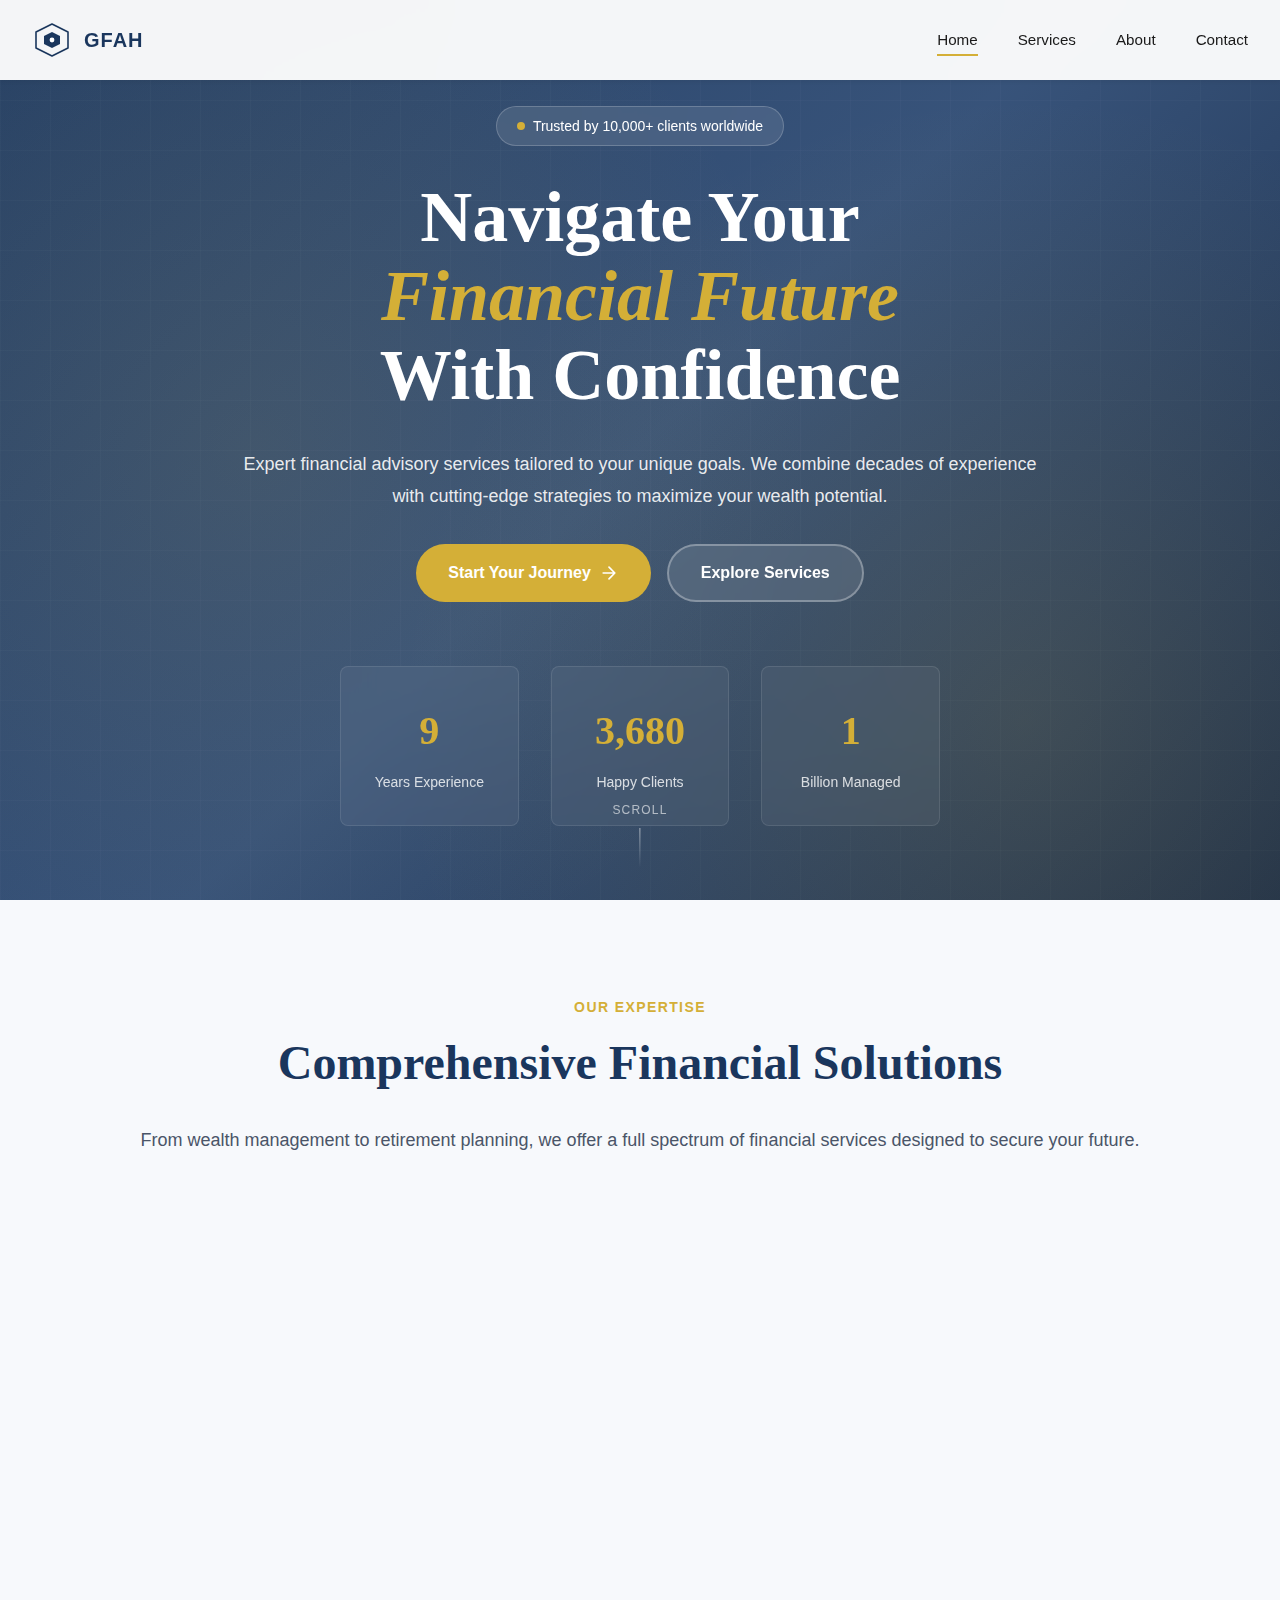
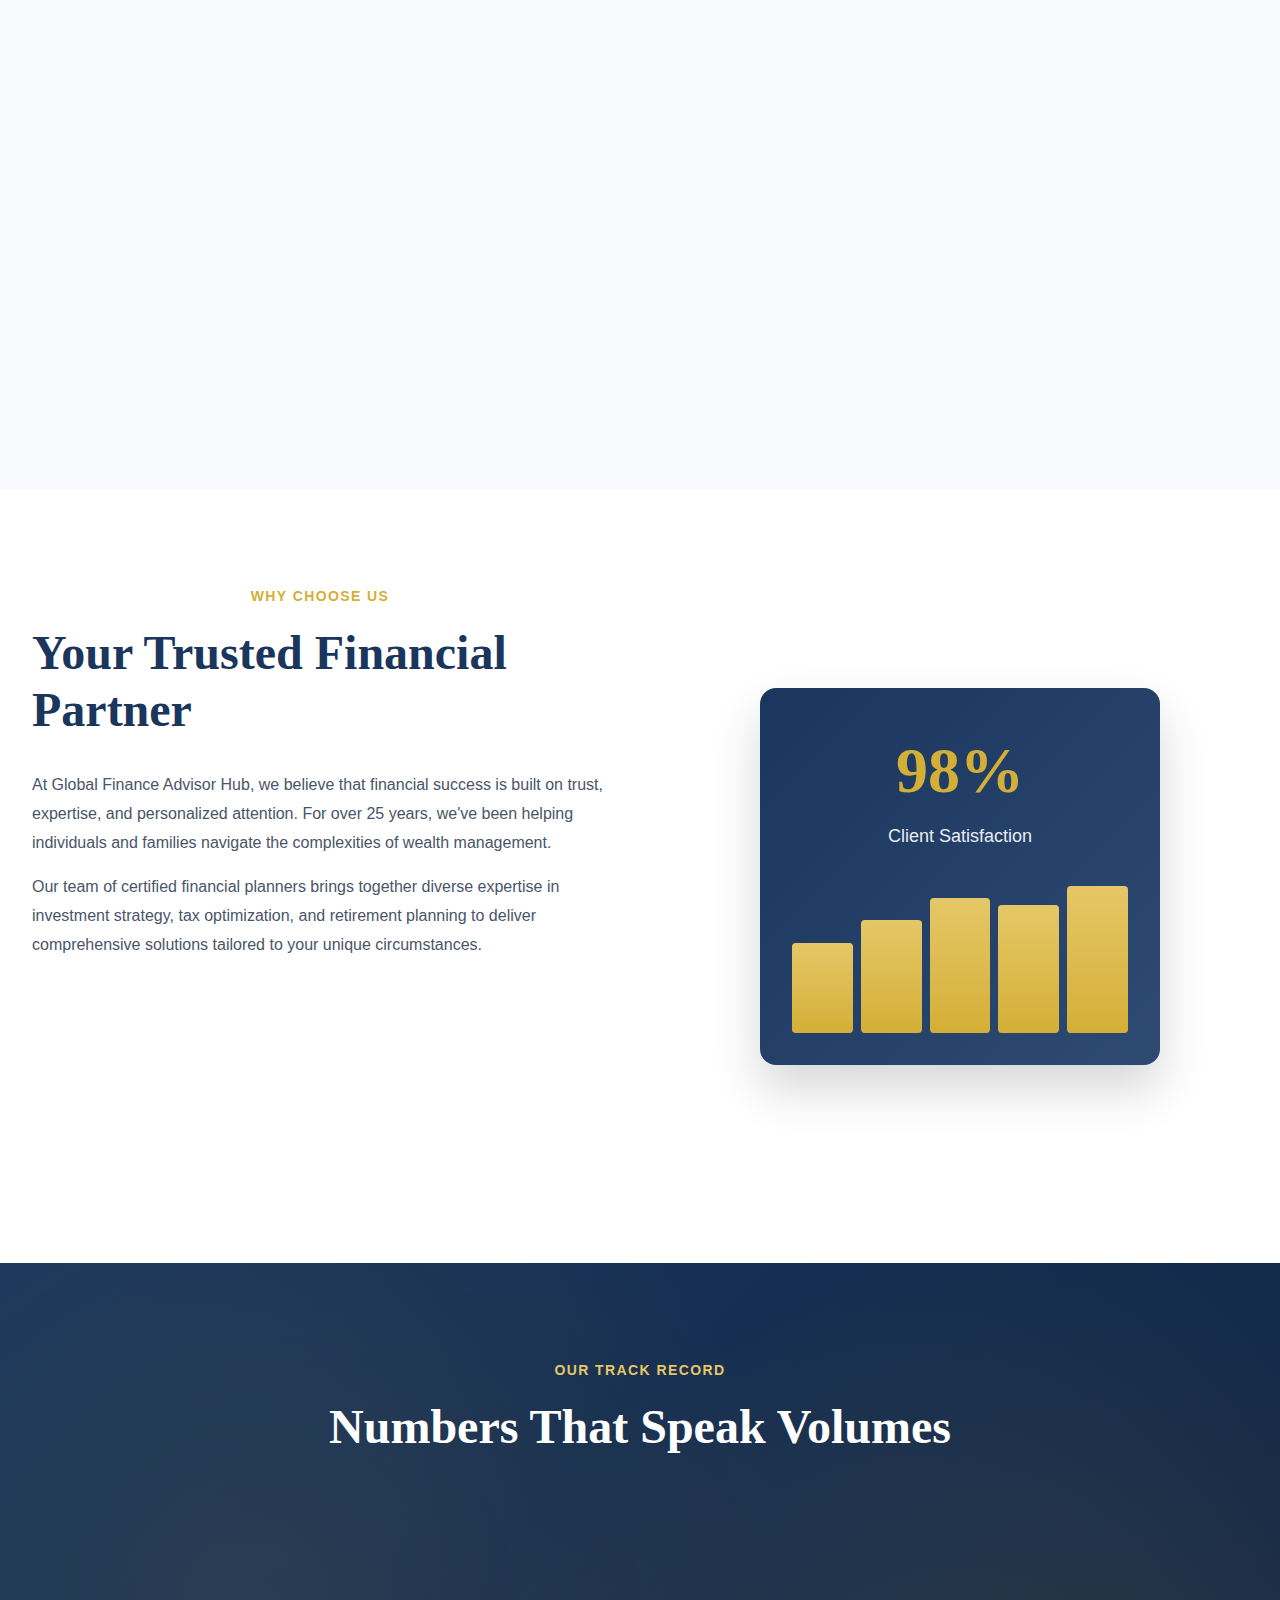
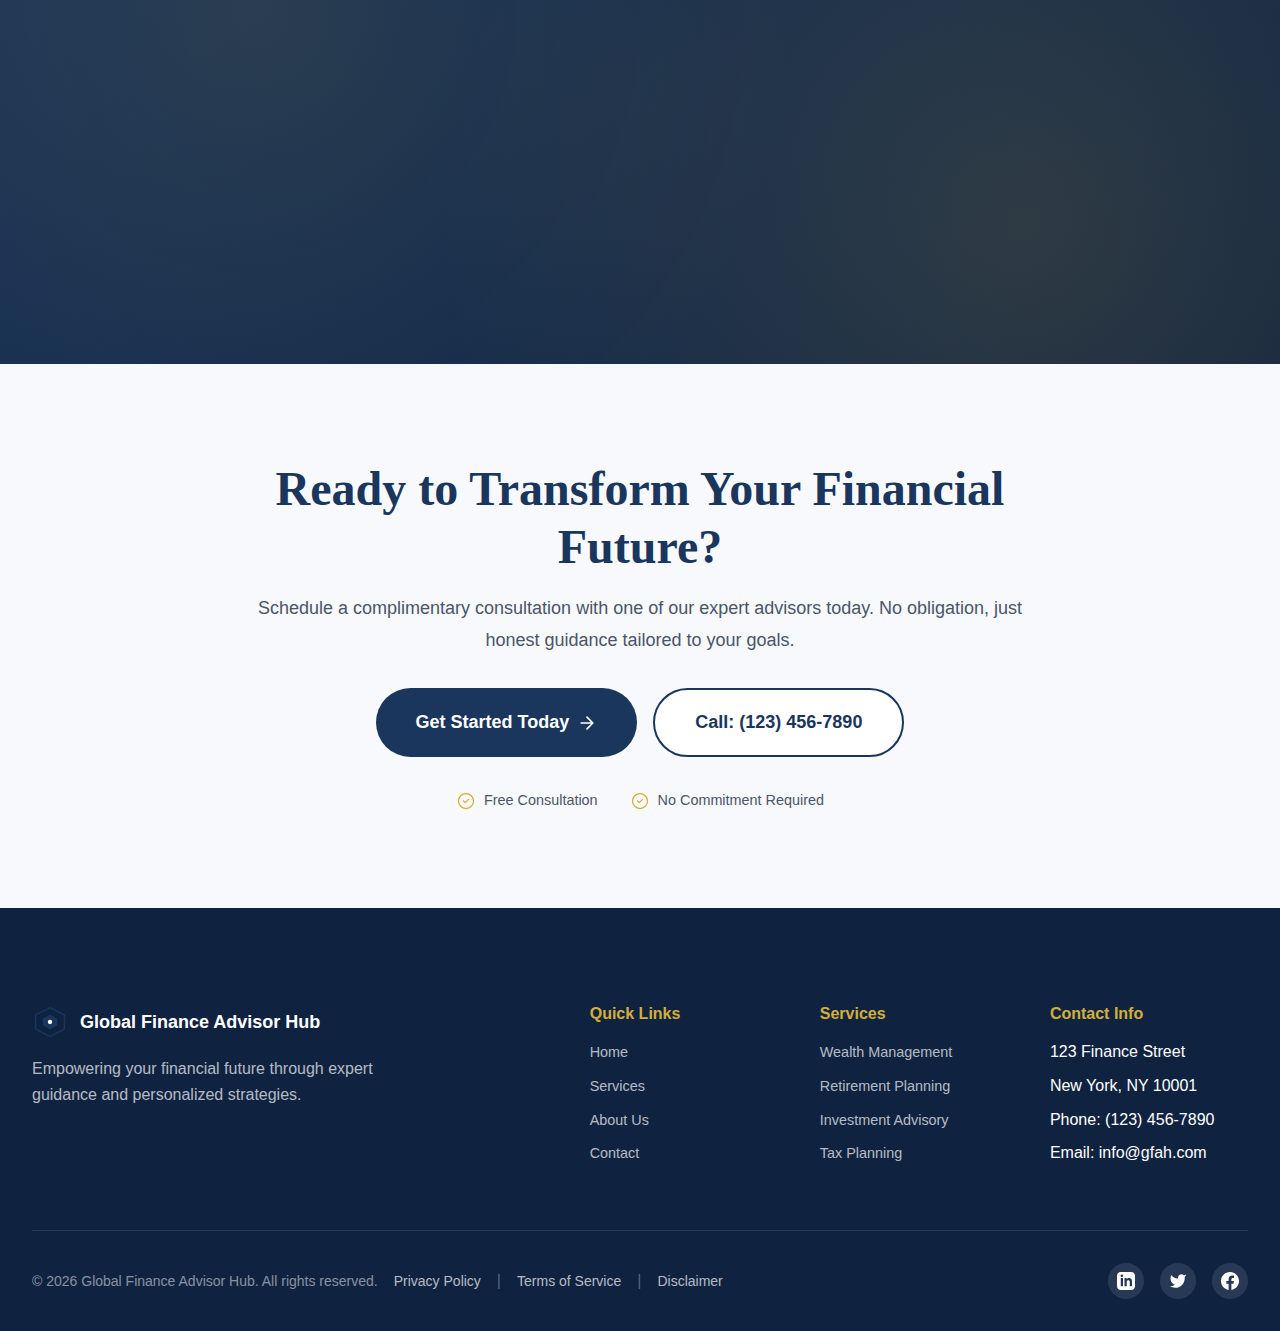
<file: index.html>
<!DOCTYPE html>
<html lang="en">
<head>
    <meta charset="UTF-8">
    <meta name="viewport" content="width=device-width, initial-scale=1.0">
    <meta name="description" content="Global Finance Advisor Hub - Expert financial advisory services for your wealth management needs">
    <title>Global Finance Advisor Hub | Expert Financial Advisory</title>
    <link rel="stylesheet" href="css/styles.css">
</head>
<body>
    <!-- Header -->
    <header class="header" id="header">
        <div class="container">
            <div class="header-content">
                <div class="logo">
                    <svg class="logo-icon" viewBox="0 0 50 50" fill="none" xmlns="http://www.w3.org/2000/svg">
                        <path d="M25 5L45 15V35L25 45L5 35V15L25 5Z" stroke="currentColor" stroke-width="2" stroke-linejoin="round"/>
                        <path d="M25 15L35 20V30L25 35L15 30V20L25 15Z" fill="currentColor"/>
                        <circle cx="25" cy="25" r="3" fill="white"/>
                    </svg>
                    <span class="logo-text">GFAH</span>
                </div>
                
                <nav class="nav" id="nav">
                    <ul class="nav-list">
                        <li><a href="index.html" class="nav-link active">Home</a></li>
                        <li><a href="services.html" class="nav-link">Services</a></li>
                        <li><a href="about.html" class="nav-link">About</a></li>
                        <li><a href="contact.html" class="nav-link">Contact</a></li>
                    </ul>
                </nav>
                
                <button class="menu-toggle" id="menuToggle" aria-label="Toggle menu">
                    <span></span>
                    <span></span>
                    <span></span>
                </button>
            </div>
        </div>
    </header>

    <!-- Hero Section -->
    <section class="hero" id="home">
        <div class="hero-background">
            <div class="hero-gradient"></div>
            <div class="hero-pattern"></div>
        </div>
        <div class="container">
            <div class="hero-content">
                <div class="hero-badge">
                    <span class="badge-dot"></span>
                    <span>Trusted by 10,000+ clients worldwide</span>
                </div>
                <h1 class="hero-title">
                    <span class="title-line">Navigate Your</span>
                    <span class="title-line title-accent">Financial Future</span>
                    <span class="title-line">With Confidence</span>
                </h1>
                <p class="hero-description">
                    Expert financial advisory services tailored to your unique goals. 
                    We combine decades of experience with cutting-edge strategies to 
                    maximize your wealth potential.
                </p>
                <div class="hero-cta">
                    <a href="pages/contact.html" class="btn btn-primary">
                        Start Your Journey
                        <svg class="btn-icon" viewBox="0 0 24 24" fill="none" stroke="currentColor">
                            <path d="M5 12h14M12 5l7 7-7 7" stroke-width="2" stroke-linecap="round" stroke-linejoin="round"/>
                        </svg>
                    </a>
                    <a href="#services" class="btn btn-secondary">
                        Explore Services
                    </a>
                </div>
            </div>
            <div class="hero-stats">
                <div class="stat-item">
                    <div class="stat-number" data-target="25">0</div>
                    <div class="stat-label">Years Experience</div>
                </div>
                <div class="stat-item">
                    <div class="stat-number" data-target="10000">0</div>
                    <div class="stat-label">Happy Clients</div>
                </div>
                <div class="stat-item">
                    <div class="stat-number" data-target="5">0</div>
                    <div class="stat-label">Billion Managed</div>
                </div>
            </div>
        </div>
        <div class="scroll-indicator">
            <span>Scroll</span>
            <div class="scroll-line"></div>
        </div>
    </section>

    <!-- Services Section -->
    <section class="services" id="services-home">
        <div class="container">
            <div class="section-header">
                <div class="section-label">Our Expertise</div>
                <h2 class="section-title">Comprehensive Financial Solutions</h2>
                <p class="section-description">
                    From wealth management to retirement planning, we offer a full spectrum 
                    of financial services designed to secure your future.
                </p>
            </div>
            
            <div class="services-grid">
                <div class="service-card">
                    <div class="service-icon">
                        <svg viewBox="0 0 24 24" fill="none" stroke="currentColor">
                            <path d="M12 2L2 7l10 5 10-5-10-5z" stroke-width="1.5" stroke-linecap="round" stroke-linejoin="round"/>
                            <path d="M2 17l10 5 10-5M2 12l10 5 10-5" stroke-width="1.5" stroke-linecap="round" stroke-linejoin="round"/>
                        </svg>
                    </div>
                    <h3 class="service-title">Wealth Management</h3>
                    <p class="service-description">
                        Strategic portfolio management and asset allocation tailored to your risk profile and financial objectives.
                    </p>
                    <ul class="service-features">
                        <li>Portfolio Diversification</li>
                        <li>Asset Allocation</li>
                        <li>Risk Assessment</li>
                    </ul>
                </div>

                <div class="service-card featured">
                    <div class="service-badge">Most Popular</div>
                    <div class="service-icon">
                        <svg viewBox="0 0 24 24" fill="none" stroke="currentColor">
                            <path d="M21 12a9 9 0 11-18 0 9 9 0 0118 0z" stroke-width="1.5"/>
                            <path d="M9 12l2 2 4-4" stroke-width="1.5" stroke-linecap="round" stroke-linejoin="round"/>
                        </svg>
                    </div>
                    <h3 class="service-title">Retirement Planning</h3>
                    <p class="service-description">
                        Secure your golden years with comprehensive retirement strategies that ensure financial independence.
                    </p>
                    <ul class="service-features">
                        <li>401(k) Optimization</li>
                        <li>IRA Planning</li>
                        <li>Pension Strategies</li>
                    </ul>
                </div>

                <div class="service-card">
                    <div class="service-icon">
                        <svg viewBox="0 0 24 24" fill="none" stroke="currentColor">
                            <path d="M19 21V5a2 2 0 00-2-2H7a2 2 0 00-2 2v16" stroke-width="1.5" stroke-linecap="round" stroke-linejoin="round"/>
                            <path d="M3 21h18M9 7h6M9 11h6M9 15h6" stroke-width="1.5" stroke-linecap="round"/>
                        </svg>
                    </div>
                    <h3 class="service-title">Investment Advisory</h3>
                    <p class="service-description">
                        Expert guidance on stocks, bonds, mutual funds, and alternative investments to maximize returns.
                    </p>
                    <ul class="service-features">
                        <li>Market Analysis</li>
                        <li>Investment Research</li>
                        <li>Performance Tracking</li>
                    </ul>
                </div>

                <div class="service-card">
                    <div class="service-icon">
                        <svg viewBox="0 0 24 24" fill="none" stroke="currentColor">
                            <path d="M9 11l3 3L22 4" stroke-width="1.5" stroke-linecap="round" stroke-linejoin="round"/>
                            <path d="M21 12v7a2 2 0 01-2 2H5a2 2 0 01-2-2V5a2 2 0 012-2h11" stroke-width="1.5" stroke-linecap="round" stroke-linejoin="round"/>
                        </svg>
                    </div>
                    <h3 class="service-title">Tax Planning</h3>
                    <p class="service-description">
                        Minimize tax liability through strategic planning and optimization of your financial structure.
                    </p>
                    <ul class="service-features">
                        <li>Tax Efficiency</li>
                        <li>Deduction Strategies</li>
                        <li>Compliance Support</li>
                    </ul>
                </div>

                <div class="service-card">
                    <div class="service-icon">
                        <svg viewBox="0 0 24 24" fill="none" stroke="currentColor">
                            <path d="M12 22s8-4 8-10V5l-8-3-8 3v7c0 6 8 10 8 10z" stroke-width="1.5" stroke-linecap="round" stroke-linejoin="round"/>
                        </svg>
                    </div>
                    <h3 class="service-title">Risk Management</h3>
                    <p class="service-description">
                        Protect your wealth with comprehensive insurance and risk mitigation strategies.
                    </p>
                    <ul class="service-features">
                        <li>Insurance Planning</li>
                        <li>Estate Protection</li>
                        <li>Legacy Planning</li>
                    </ul>
                </div>

                <div class="service-card">
                    <div class="service-icon">
                        <svg viewBox="0 0 24 24" fill="none" stroke="currentColor">
                            <path d="M16 21v-2a4 4 0 00-4-4H5a4 4 0 00-4 4v2" stroke-width="1.5" stroke-linecap="round" stroke-linejoin="round"/>
                            <circle cx="8.5" cy="7" r="4" stroke-width="1.5"/>
                            <path d="M20 8v6M23 11h-6" stroke-width="1.5" stroke-linecap="round"/>
                        </svg>
                    </div>
                    <h3 class="service-title">Estate Planning</h3>
                    <p class="service-description">
                        Ensure your legacy is preserved and transferred according to your wishes with expert estate planning.
                    </p>
                    <ul class="service-features">
                        <li>Will Creation</li>
                        <li>Trust Management</li>
                        <li>Succession Planning</li>
                    </ul>
                </div>
            </div>
        </div>
    </section>

    <!-- About / Why Choose Us Section -->
    <section class="about" id="about">
        <div class="container">
            <div class="about-grid">
                <div class="about-content">
                    <div class="section-label">Why Choose Us</div>
                    <h2 class="section-title">Your Trusted Financial Partner</h2>
                    <p class="about-text">
                        At Global Finance Advisor Hub, we believe that financial success is built on 
                        trust, expertise, and personalized attention. For over 25 years, we've been 
                        helping individuals and families navigate the complexities of wealth management.
                    </p>
                    <p class="about-text">
                        Our team of certified financial planners brings together diverse expertise 
                        in investment strategy, tax optimization, and retirement planning to deliver 
                        comprehensive solutions tailored to your unique circumstances.
                    </p>
                    
                    <div class="about-features">
                        <div class="about-feature">
                            <div class="feature-icon">
                                <svg viewBox="0 0 24 24" fill="none" stroke="currentColor">
                                    <path d="M9 12l2 2 4-4m6 2a9 9 0 11-18 0 9 9 0 0118 0z" stroke-width="1.5" stroke-linecap="round" stroke-linejoin="round"/>
                                </svg>
                            </div>
                            <div class="feature-content">
                                <h4>Certified Experts</h4>
                                <p>All advisors hold CFP® and CFA® certifications</p>
                            </div>
                        </div>
                        
                        <div class="about-feature">
                            <div class="feature-icon">
                                <svg viewBox="0 0 24 24" fill="none" stroke="currentColor">
                                    <path d="M12 22s8-4 8-10V5l-8-3-8 3v7c0 6 8 10 8 10z" stroke-width="1.5" stroke-linecap="round" stroke-linejoin="round"/>
                                </svg>
                            </div>
                            <div class="feature-content">
                                <h4>Fiduciary Standard</h4>
                                <p>We're legally bound to act in your best interest</p>
                            </div>
                        </div>
                        
                        <div class="about-feature">
                            <div class="feature-icon">
                                <svg viewBox="0 0 24 24" fill="none" stroke="currentColor">
                                    <path d="M13 10V3L4 14h7v7l9-11h-7z" stroke-width="1.5" stroke-linecap="round" stroke-linejoin="round"/>
                                </svg>
                            </div>
                            <div class="feature-content">
                                <h4>Proven Results</h4>
                                <p>Average portfolio growth of 12% annually</p>
                            </div>
                        </div>
                        
                        <div class="about-feature">
                            <div class="feature-icon">
                                <svg viewBox="0 0 24 24" fill="none" stroke="currentColor">
                                    <path d="M21 15a2 2 0 01-2 2H7l-4 4V5a2 2 0 012-2h14a2 2 0 012 2z" stroke-width="1.5" stroke-linecap="round" stroke-linejoin="round"/>
                                </svg>
                            </div>
                            <div class="feature-content">
                                <h4>24/7 Support</h4>
                                <p>Dedicated advisors available whenever you need</p>
                            </div>
                        </div>
                    </div>
                </div>
                
                <div class="about-visual">
                    <div class="visual-card">
                        <div class="visual-content">
                            <div class="visual-stat">
                                <div class="visual-number">98%</div>
                                <div class="visual-label">Client Satisfaction</div>
                            </div>
                            <div class="visual-graph">
                                <div class="graph-bar" style="--height: 60%"></div>
                                <div class="graph-bar" style="--height: 75%"></div>
                                <div class="graph-bar" style="--height: 90%"></div>
                                <div class="graph-bar" style="--height: 85%"></div>
                                <div class="graph-bar" style="--height: 98%"></div>
                            </div>
                        </div>
                    </div>
                </div>
            </div>
        </div>
    </section>

    <!-- Trust / Stats Section -->
    <section class="trust">
        <div class="container">
            <div class="trust-content">
                <div class="section-label light">Our Track Record</div>
                <h2 class="section-title light">Numbers That Speak Volumes</h2>
                
                <div class="trust-stats">
                    <div class="trust-stat">
                        <div class="trust-icon">
                            <svg viewBox="0 0 24 24" fill="none" stroke="currentColor">
                                <path d="M17 21v-2a4 4 0 00-4-4H5a4 4 0 00-4 4v2" stroke-width="1.5"/>
                                <circle cx="9" cy="7" r="4" stroke-width="1.5"/>
                                <path d="M23 21v-2a4 4 0 00-3-3.87M16 3.13a4 4 0 010 7.75" stroke-width="1.5"/>
                            </svg>
                        </div>
                        <div class="trust-number" data-target="10000">0</div>
                        <div class="trust-label">Active Clients</div>
                        <div class="trust-description">Families trusting us with their financial future</div>
                    </div>
                    
                    <div class="trust-stat">
                        <div class="trust-icon">
                            <svg viewBox="0 0 24 24" fill="none" stroke="currentColor">
                                <path d="M12 2v20M17 5H9.5a3.5 3.5 0 000 7h5a3.5 3.5 0 010 7H6" stroke-width="1.5" stroke-linecap="round"/>
                            </svg>
                        </div>
                        <div class="trust-number"><span data-target="5">0</span>B+</div>
                        <div class="trust-label">Assets Under Management</div>
                        <div class="trust-description">In client portfolios and investments</div>
                    </div>
                    
                    <div class="trust-stat">
                        <div class="trust-icon">
                            <svg viewBox="0 0 24 24" fill="none" stroke="currentColor">
                                <polyline points="22 12 18 12 15 21 9 3 6 12 2 12" stroke-width="1.5" stroke-linecap="round" stroke-linejoin="round"/>
                            </svg>
                        </div>
                        <div class="trust-number"><span data-target="12">0</span>%</div>
                        <div class="trust-label">Average Annual Return</div>
                        <div class="trust-description">Consistently outperforming market benchmarks</div>
                    </div>
                    
                    <div class="trust-stat">
                        <div class="trust-icon">
                            <svg viewBox="0 0 24 24" fill="none" stroke="currentColor">
                                <path d="M20 21v-2a4 4 0 00-4-4H8a4 4 0 00-4 4v2" stroke-width="1.5"/>
                                <circle cx="12" cy="7" r="4" stroke-width="1.5"/>
                            </svg>
                        </div>
                        <div class="trust-number" data-target="95">0</div>
                        <div class="trust-label">Client Retention Rate</div>
                        <div class="trust-description">Long-term relationships built on trust</div>
                    </div>
                </div>
            </div>
        </div>
    </section>

    <!-- CTA Section -->
    <section class="cta-section">
        <div class="container">
            <div class="cta-content">
                <h2 class="cta-title">Ready to Transform Your Financial Future?</h2>
                <p class="cta-description">
                    Schedule a complimentary consultation with one of our expert advisors today. 
                    No obligation, just honest guidance tailored to your goals.
                </p>
                <div class="cta-buttons">
                    <a href="pages/contact.html" class="btn btn-primary btn-large">
                        Get Started Today
                        <svg class="btn-icon" viewBox="0 0 24 24" fill="none" stroke="currentColor">
                            <path d="M5 12h14M12 5l7 7-7 7" stroke-width="2" stroke-linecap="round" stroke-linejoin="round"/>
                        </svg>
                    </a>
                    <a href="tel:+1234567890" class="btn btn-secondary btn-large">
                        Call: (123) 456-7890
                    </a>
                </div>
                <div class="cta-trust">
                    <div class="trust-badge">
                        <svg viewBox="0 0 24 24" fill="none" stroke="currentColor">
                            <path d="M9 12l2 2 4-4m6 2a9 9 0 11-18 0 9 9 0 0118 0z" stroke-width="1.5" stroke-linecap="round" stroke-linejoin="round"/>
                        </svg>
                        <span>Free Consultation</span>
                    </div>
                    <div class="trust-badge">
                        <svg viewBox="0 0 24 24" fill="none" stroke="currentColor">
                            <path d="M9 12l2 2 4-4m6 2a9 9 0 11-18 0 9 9 0 0118 0z" stroke-width="1.5" stroke-linecap="round" stroke-linejoin="round"/>
                        </svg>
                        <span>No Commitment Required</span>
                    </div>
                </div>
            </div>
        </div>
    </section>

    <!-- Footer -->
    <footer class="footer">
        <div class="container">
            <div class="footer-content">
                <div class="footer-brand">
                    <div class="footer-logo">
                        <svg class="logo-icon" viewBox="0 0 50 50" fill="none" xmlns="http://www.w3.org/2000/svg">
                            <path d="M25 5L45 15V35L25 45L5 35V15L25 5Z" stroke="currentColor" stroke-width="2" stroke-linejoin="round"/>
                            <path d="M25 15L35 20V30L25 35L15 30V20L25 15Z" fill="currentColor"/>
                            <circle cx="25" cy="25" r="3" fill="white"/>
                        </svg>
                        <span>Global Finance Advisor Hub</span>
                    </div>
                    <p class="footer-tagline">
                        Empowering your financial future through expert guidance and personalized strategies.
                    </p>
                </div>
                
                <div class="footer-links">
                    <div class="footer-column">
                        <h4>Quick Links</h4>
                        <ul>
                            <li><a href="#home">Home</a></li>
                            <li><a href="#services">Services</a></li>
                            <li><a href="#about">About Us</a></li>
                            <li><a href="pages/contact.html">Contact</a></li>
                        </ul>
                    </div>
                    
                    <div class="footer-column">
                        <h4>Services</h4>
                        <ul>
                            <li><a href="#services">Wealth Management</a></li>
                            <li><a href="#services">Retirement Planning</a></li>
                            <li><a href="#services">Investment Advisory</a></li>
                            <li><a href="#services">Tax Planning</a></li>
                        </ul>
                    </div>
                    
                    <div class="footer-column">
                        <h4>Contact Info</h4>
                        <ul>
                            <li>123 Finance Street</li>
                            <li>New York, NY 10001</li>
                            <li>Phone: (123) 456-7890</li>
                            <li>Email: info@gfah.com</li>
                        </ul>
                    </div>
                </div>
            </div>
            
            <div class="footer-bottom">
                <div class="footer-legal">
                    <p>&copy; 2026 Global Finance Advisor Hub. All rights reserved.</p>
                    <div class="footer-legal-links">
                        <a href="#">Privacy Policy</a>
                        <span>|</span>
                        <a href="#">Terms of Service</a>
                        <span>|</span>
                        <a href="#">Disclaimer</a>
                    </div>
                </div>
                <div class="footer-social">
                    <a href="#" aria-label="LinkedIn">
                        <svg viewBox="0 0 24 24" fill="currentColor">
                            <path d="M19 0h-14c-2.761 0-5 2.239-5 5v14c0 2.761 2.239 5 5 5h14c2.762 0 5-2.239 5-5v-14c0-2.761-2.238-5-5-5zm-11 19h-3v-11h3v11zm-1.5-12.268c-.966 0-1.75-.79-1.75-1.764s.784-1.764 1.75-1.764 1.75.79 1.75 1.764-.783 1.764-1.75 1.764zm13.5 12.268h-3v-5.604c0-3.368-4-3.113-4 0v5.604h-3v-11h3v1.765c1.396-2.586 7-2.777 7 2.476v6.759z"/>
                        </svg>
                    </a>
                    <a href="#" aria-label="Twitter">
                        <svg viewBox="0 0 24 24" fill="currentColor">
                            <path d="M23 3a10.9 10.9 0 01-3.14 1.53 4.48 4.48 0 00-7.86 3v1A10.66 10.66 0 013 4s-4 9 5 13a11.64 11.64 0 01-7 2c9 5 20 0 20-11.5a4.5 4.5 0 00-.08-.83A7.72 7.72 0 0023 3z"/>
                        </svg>
                    </a>
                    <a href="#" aria-label="Facebook">
                        <svg viewBox="0 0 24 24" fill="currentColor">
                            <path d="M24 12.073c0-6.627-5.373-12-12-12s-12 5.373-12 12c0 5.99 4.388 10.954 10.125 11.854v-8.385H7.078v-3.47h3.047V9.43c0-3.007 1.792-4.669 4.533-4.669 1.312 0 2.686.235 2.686.235v2.953H15.83c-1.491 0-1.956.925-1.956 1.874v2.25h3.328l-.532 3.47h-2.796v8.385C19.612 23.027 24 18.062 24 12.073z"/>
                        </svg>
                    </a>
                </div>
            </div>
        </div>
    </footer>

    <script src="js/main.js"></script>
</body>
</html>
</file>
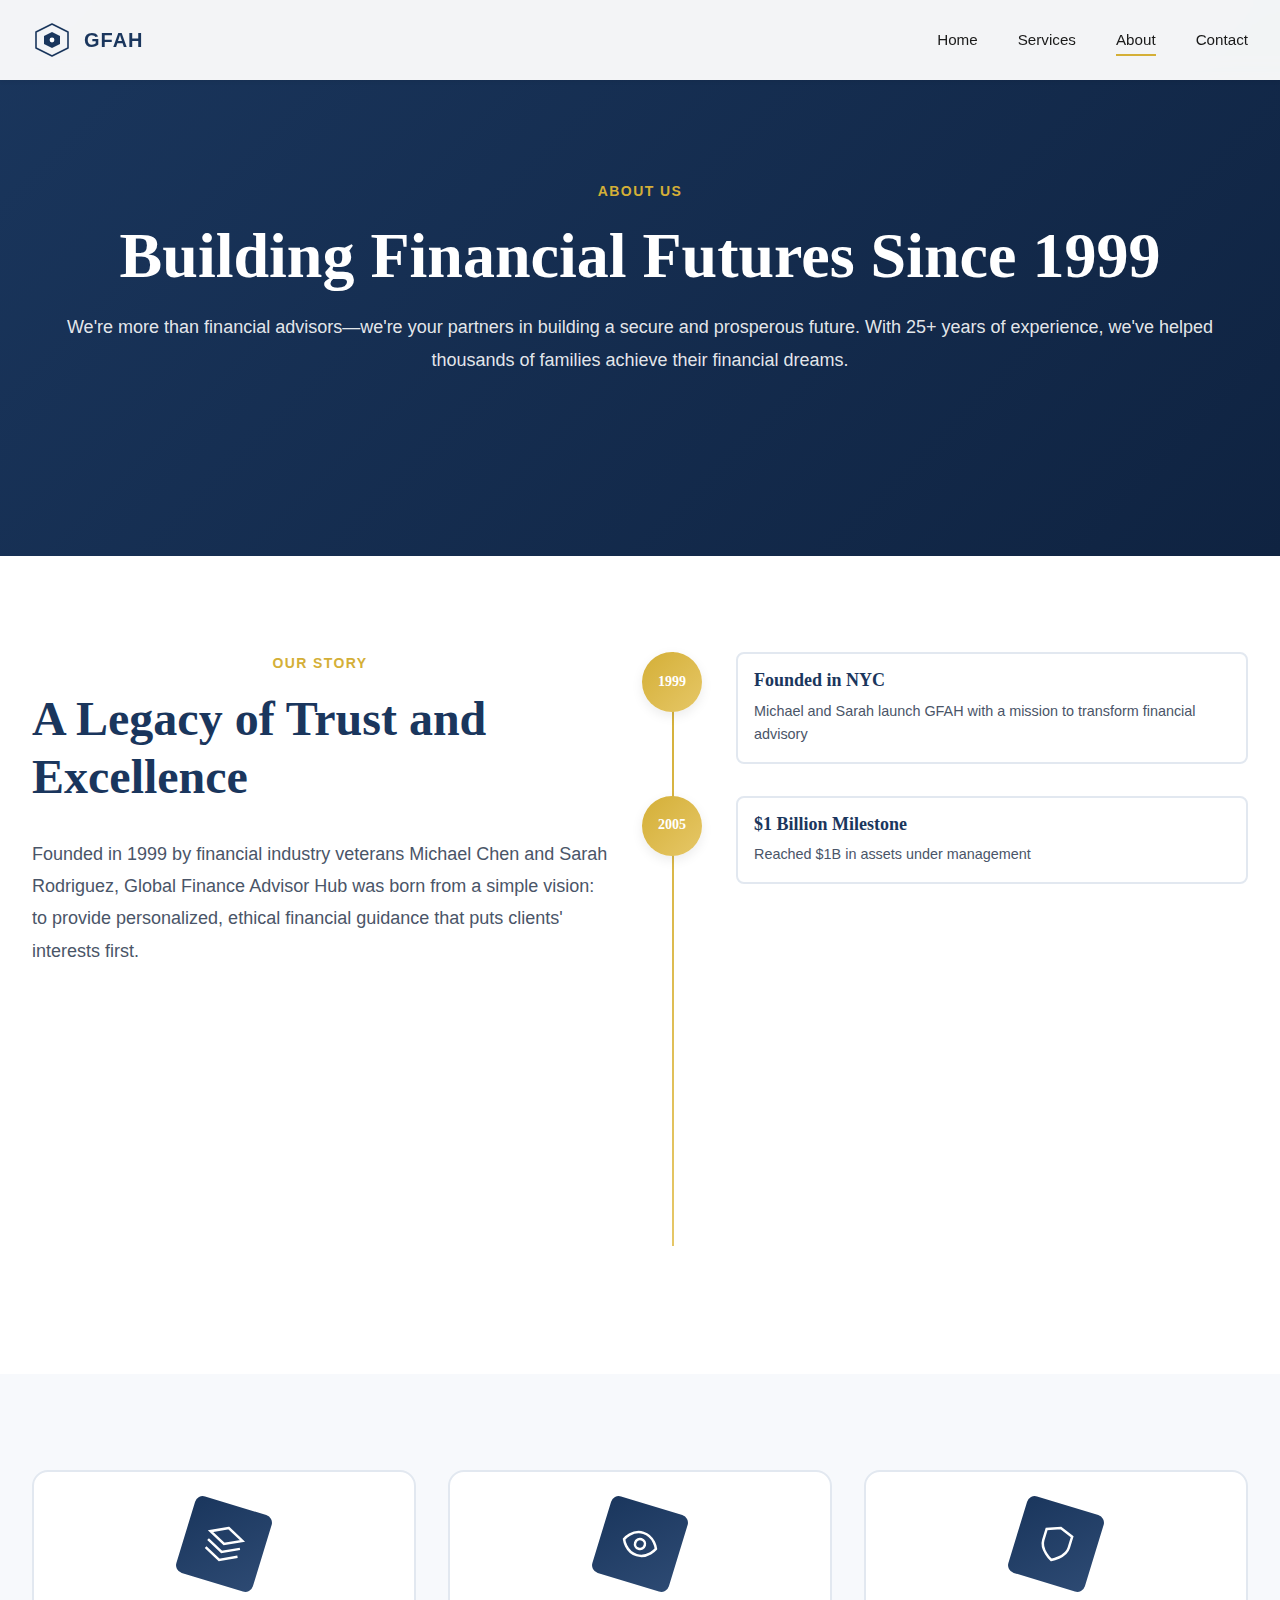
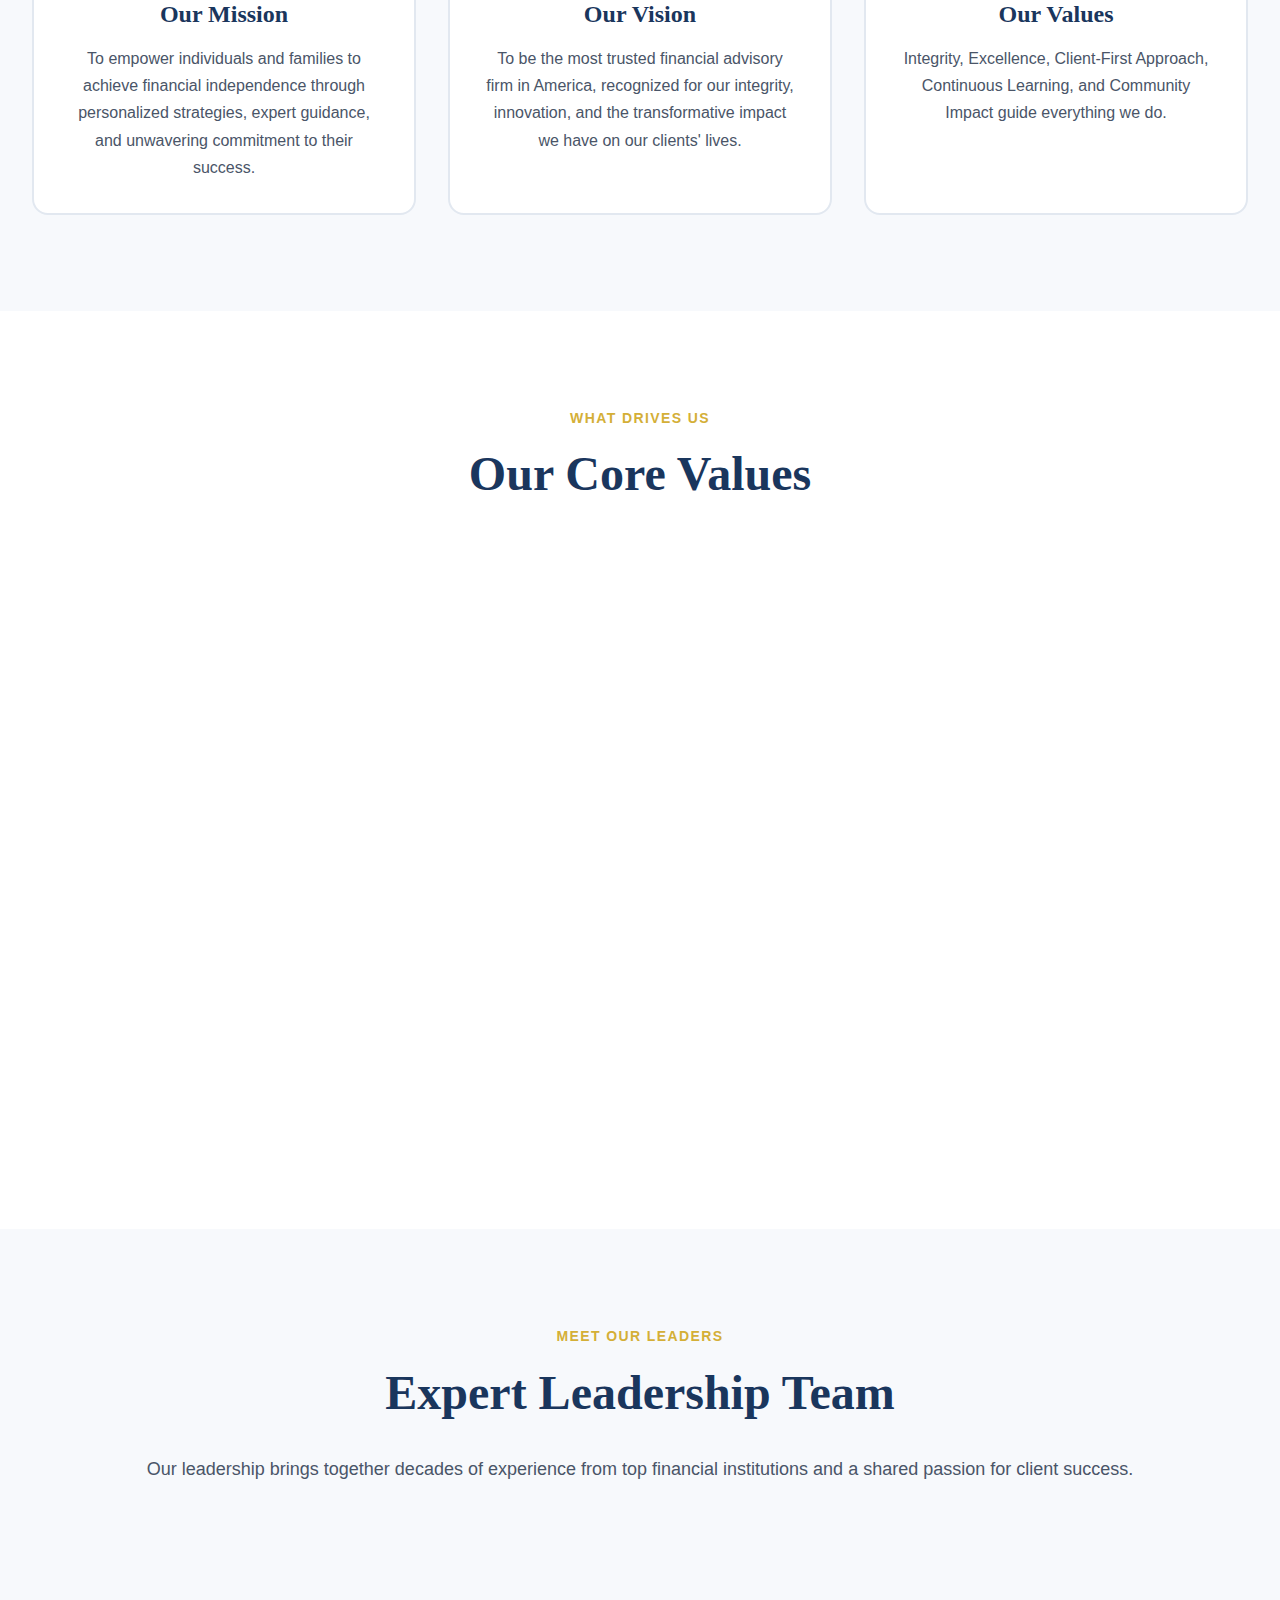
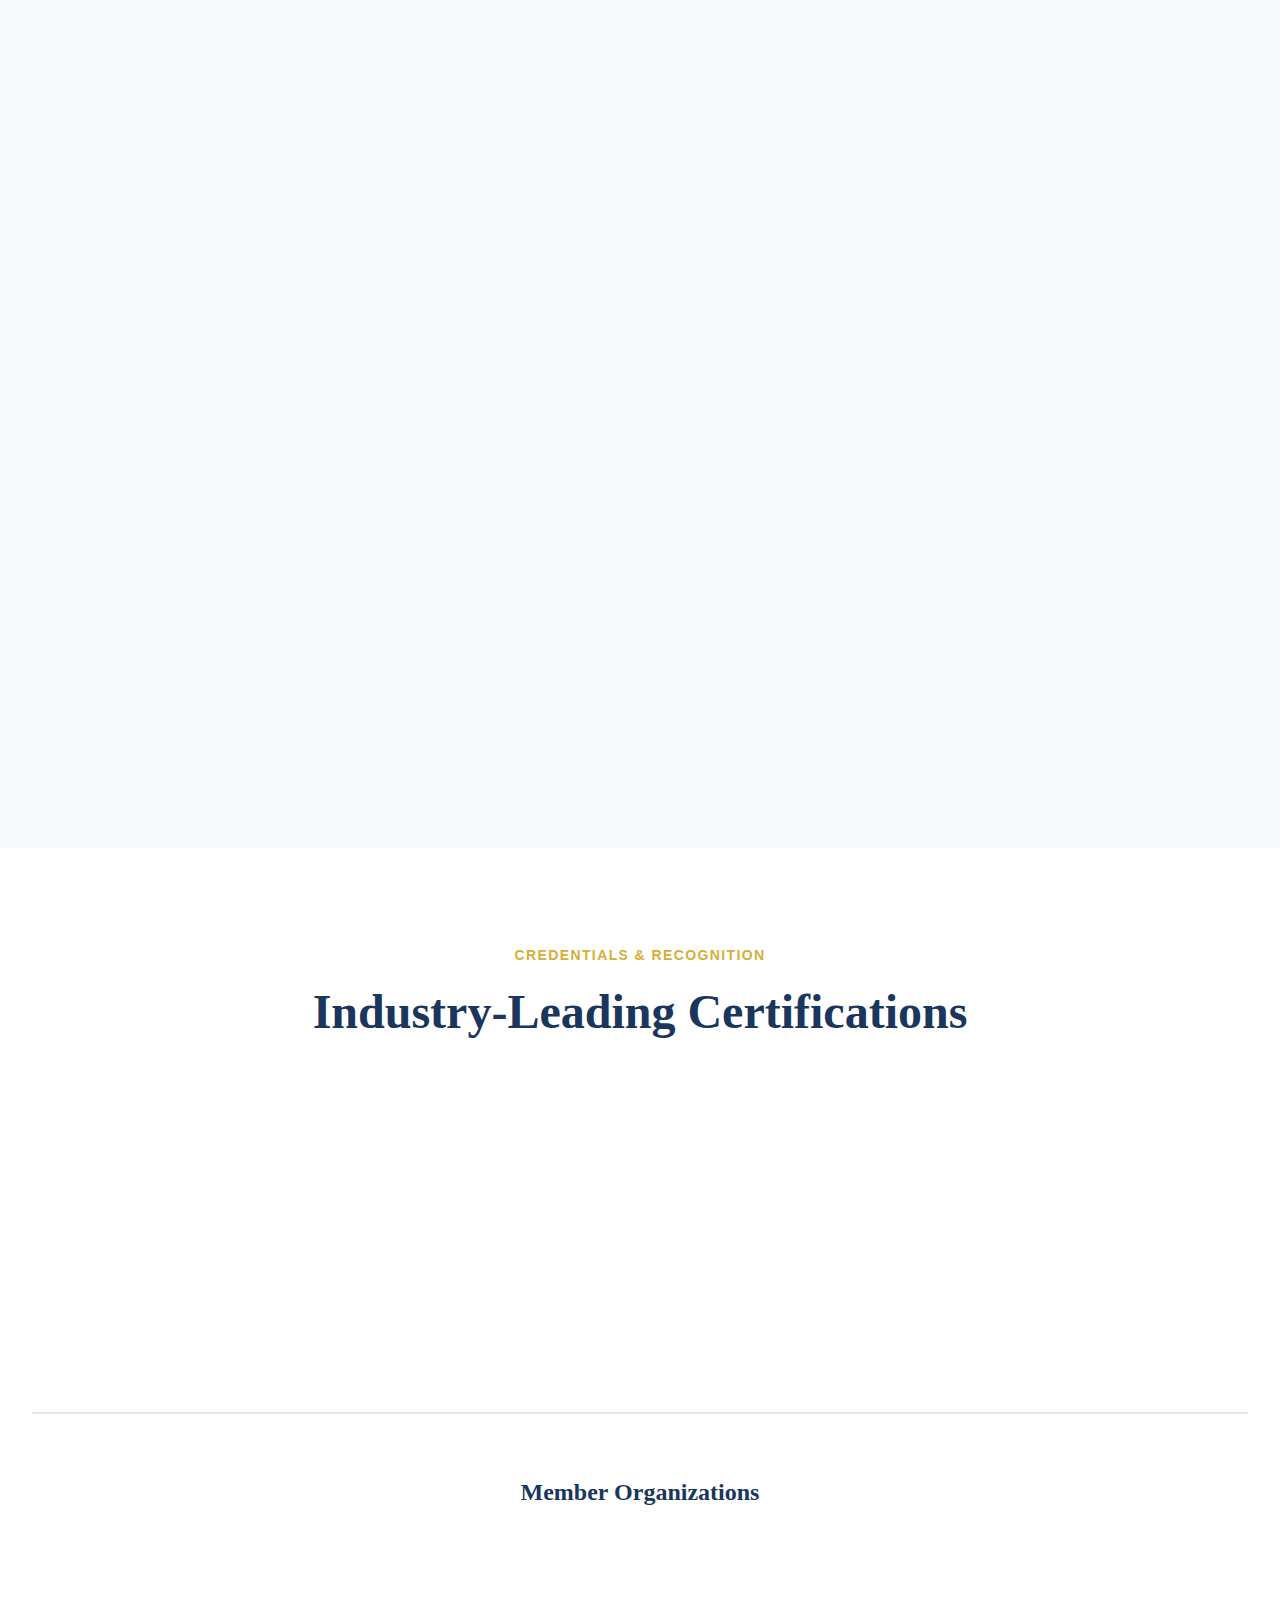
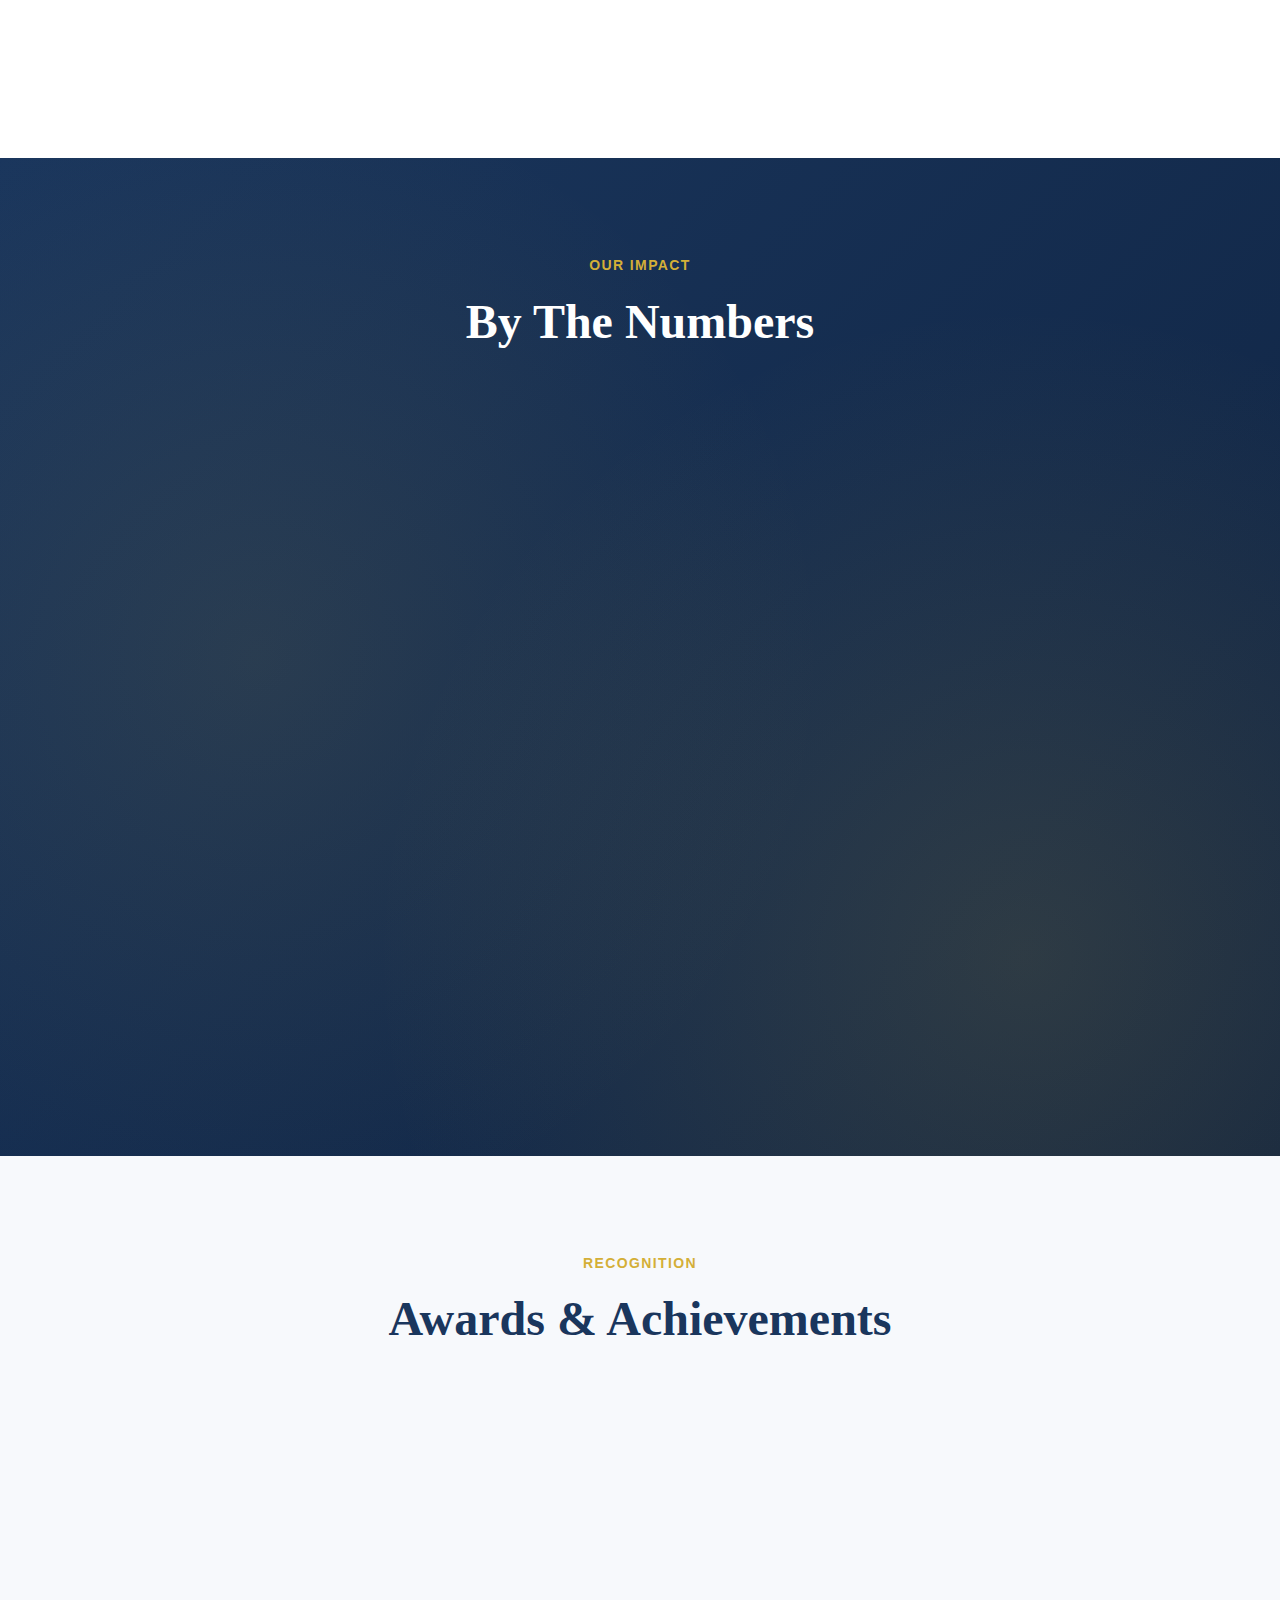
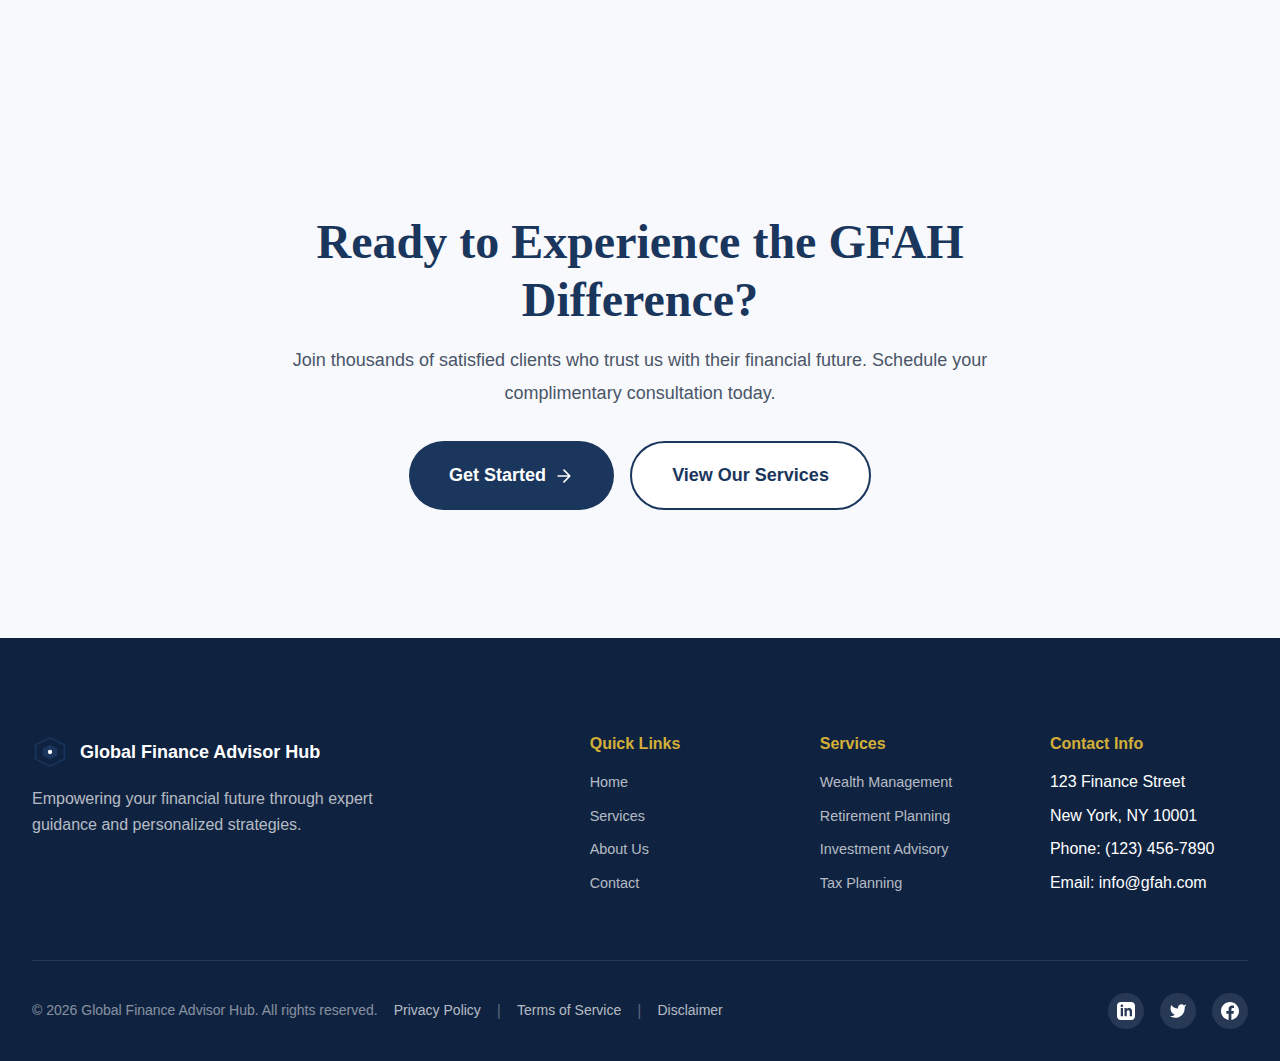
<file: about.html>
<!DOCTYPE html>
<html lang="en">
<head>
    <meta charset="UTF-8">
    <meta name="viewport" content="width=device-width, initial-scale=1.0">
    <meta name="description" content="Learn about Global Finance Advisor Hub - Our story, mission, team, and commitment to excellence in financial advisory">
    <title>About Us | Global Finance Advisor Hub</title>
    <link rel="stylesheet" href="css/styles.css">
    <link rel="stylesheet" href="css/about.css">
</head>
<body>
    <!-- Header -->
    <header class="header" id="header">
        <div class="container">
            <div class="header-content">
                <div class="logo">
                    <svg class="logo-icon" viewBox="0 0 50 50" fill="none" xmlns="http://www.w3.org/2000/svg">
                        <path d="M25 5L45 15V35L25 45L5 35V15L25 5Z" stroke="currentColor" stroke-width="2" stroke-linejoin="round"/>
                        <path d="M25 15L35 20V30L25 35L15 30V20L25 15Z" fill="currentColor"/>
                        <circle cx="25" cy="25" r="3" fill="white"/>
                    </svg>
                    <span class="logo-text">GFAH</span>
                </div>
                
                <nav class="nav" id="nav">
                    <ul class="nav-list">
                        <li><a href="index.html" class="nav-link">Home</a></li>
                        <li><a href="services.html" class="nav-link">Services</a></li>
                        <li><a href="about.html" class="nav-link active">About</a></li>
                        <li><a href="contact.html" class="nav-link">Contact</a></li>
                    </ul>
                </nav>
                
                <button class="menu-toggle" id="menuToggle" aria-label="Toggle menu">
                    <span></span>
                    <span></span>
                    <span></span>
                </button>
            </div>
        </div>
    </header>

    <!-- Page Hero -->
    <section class="page-hero about-hero" style="padding: 20vh 0;">
        <div class="hero-background">
            <div class="hero-gradient"></div>
            <div class="hero-pattern"></div>
        </div>
        <div class="container">
            <div class="page-hero-content">
                <div class="section-label">About Us</div>
                <h1 class="page-title">Building Financial Futures Since 1999</h1>
                <p class="page-description">
                    We're more than financial advisors—we're your partners in building a secure 
                    and prosperous future. With 25+ years of experience, we've helped thousands 
                    of families achieve their financial dreams.
                </p>
            </div>
        </div>
    </section>

    <!-- Company Story -->
    <section class="company-story">
        <div class="container">
            <div class="story-grid">
                <div class="story-content">
                    <div class="section-label">Our Story</div>
                    <h2 class="section-title">A Legacy of Trust and Excellence</h2>
                    <p class="story-text">
                        Founded in 1999 by financial industry veterans Michael Chen and Sarah Rodriguez, 
                        Global Finance Advisor Hub was born from a simple vision: to provide personalized, 
                        ethical financial guidance that puts clients' interests first.
                    </p>
                    <p class="story-text">
                        What started as a small two-person operation in downtown Manhattan has grown into 
                        a trusted advisory firm managing over $5 billion in assets for more than 10,000 clients 
                        nationwide. Despite our growth, we've never lost sight of what matters most—building 
                        genuine relationships and delivering exceptional results.
                    </p>
                    <p class="story-text">
                        Today, our team of 75+ certified financial professionals continues to uphold the 
                        principles our founders established: integrity, expertise, and unwavering commitment 
                        to our clients' success.
                    </p>
                </div>
                
                <div class="story-visual">
                    <div class="timeline">
                        <div class="timeline-item">
                            <div class="timeline-year">1999</div>
                            <div class="timeline-content">
                                <h4>Founded in NYC</h4>
                                <p>Michael and Sarah launch GFAH with a mission to transform financial advisory</p>
                            </div>
                        </div>
                        <div class="timeline-item">
                            <div class="timeline-year">2005</div>
                            <div class="timeline-content">
                                <h4>$1 Billion Milestone</h4>
                                <p>Reached $1B in assets under management</p>
                            </div>
                        </div>
                        <div class="timeline-item">
                            <div class="timeline-year">2012</div>
                            <div class="timeline-content">
                                <h4>National Expansion</h4>
                                <p>Opened offices in 5 major cities</p>
                            </div>
                        </div>
                        <div class="timeline-item">
                            <div class="timeline-year">2020</div>
                            <div class="timeline-content">
                                <h4>Digital Innovation</h4>
                                <p>Launched cutting-edge client portal</p>
                            </div>
                        </div>
                        <div class="timeline-item">
                            <div class="timeline-year">2026</div>
                            <div class="timeline-content">
                                <h4>$5 Billion AUM</h4>
                                <p>Serving 10,000+ clients nationwide</p>
                            </div>
                        </div>
                    </div>
                </div>
            </div>
        </div>
    </section>

    <!-- Mission & Values -->
    <section class="mission-values">
        <div class="container">
            <div class="mission-grid">
                <div class="mission-card">
                    <div class="mission-icon">
                        <svg viewBox="0 0 24 24" fill="none" stroke="currentColor">
                            <path d="M12 2L2 7l10 5 10-5-10-5z" stroke-width="1.5"/>
                            <path d="M2 17l10 5 10-5M2 12l10 5 10-5" stroke-width="1.5"/>
                        </svg>
                    </div>
                    <h3>Our Mission</h3>
                    <p>
                        To empower individuals and families to achieve financial independence through 
                        personalized strategies, expert guidance, and unwavering commitment to their success.
                    </p>
                </div>
                
                <div class="mission-card">
                    <div class="mission-icon">
                        <svg viewBox="0 0 24 24" fill="none" stroke="currentColor">
                            <path d="M2 12s3-7 10-7 10 7 10 7-3 7-10 7-10-7-10-7z" stroke-width="1.5"/>
                            <circle cx="12" cy="12" r="3" stroke-width="1.5"/>
                        </svg>
                    </div>
                    <h3>Our Vision</h3>
                    <p>
                        To be the most trusted financial advisory firm in America, recognized for our 
                        integrity, innovation, and the transformative impact we have on our clients' lives.
                    </p>
                </div>
                
                <div class="mission-card">
                    <div class="mission-icon">
                        <svg viewBox="0 0 24 24" fill="none" stroke="currentColor">
                            <path d="M12 22s8-4 8-10V5l-8-3-8 3v7c0 6 8 10 8 10z" stroke-width="1.5"/>
                        </svg>
                    </div>
                    <h3>Our Values</h3>
                    <p>
                        Integrity, Excellence, Client-First Approach, Continuous Learning, and 
                        Community Impact guide everything we do.
                    </p>
                </div>
            </div>
        </div>
    </section>

    <!-- Core Values Detail -->
    <section class="values-detail">
        <div class="container">
            <div class="section-header">
                <div class="section-label">What Drives Us</div>
                <h2 class="section-title">Our Core Values</h2>
            </div>
            
            <div class="values-grid">
                <div class="value-item">
                    <div class="value-number">01</div>
                    <h3 class="value-title">Integrity Above All</h3>
                    <p class="value-description">
                        We operate under the fiduciary standard, legally obligated to act in your best 
                        interest. Complete transparency and ethical conduct are non-negotiable.
                    </p>
                </div>
                
                <div class="value-item">
                    <div class="value-number">02</div>
                    <h3 class="value-title">Excellence in Service</h3>
                    <p class="value-description">
                        Every client receives the highest level of service from our team of certified 
                        professionals who are committed to exceeding expectations.
                    </p>
                </div>
                
                <div class="value-item">
                    <div class="value-number">03</div>
                    <h3 class="value-title">Client-First Philosophy</h3>
                    <p class="value-description">
                        Your goals, your timeline, your success. We tailor every strategy to your unique 
                        circumstances and aspirations.
                    </p>
                </div>
                
                <div class="value-item">
                    <div class="value-number">04</div>
                    <h3 class="value-title">Continuous Innovation</h3>
                    <p class="value-description">
                        We invest in technology, education, and research to provide you with cutting-edge 
                        strategies and tools.
                    </p>
                </div>
                
                <div class="value-item">
                    <div class="value-number">05</div>
                    <h3 class="value-title">Lasting Relationships</h3>
                    <p class="value-description">
                        We're not just advisors; we're partners in your financial journey, committed to 
                        supporting you through every life stage.
                    </p>
                </div>
                
                <div class="value-item">
                    <div class="value-number">06</div>
                    <h3 class="value-title">Community Impact</h3>
                    <p class="value-description">
                        We believe in giving back through financial literacy programs, charitable initiatives, 
                        and community engagement.
                    </p>
                </div>
            </div>
        </div>
    </section>

    <!-- Leadership Team -->
    <section class="team-section">
        <div class="container">
            <div class="section-header">
                <div class="section-label">Meet Our Leaders</div>
                <h2 class="section-title">Expert Leadership Team</h2>
                <p class="section-description">
                    Our leadership brings together decades of experience from top financial institutions 
                    and a shared passion for client success.
                </p>
            </div>
            
            <div class="team-grid">
                <div class="team-member">
                    <div class="member-avatar">
                        <div class="avatar-placeholder">MC</div>
                    </div>
                    <h3 class="member-name">Michael Chen, CFP®</h3>
                    <div class="member-title">Co-Founder & CEO</div>
                    <p class="member-bio">
                        25+ years of experience in wealth management. Former VP at Goldman Sachs. 
                        Specializes in high-net-worth client strategies.
                    </p>
                    <div class="member-credentials">
                        <span class="credential">CFP®</span>
                        <span class="credential">CFA®</span>
                        <span class="credential">MBA</span>
                    </div>
                </div>
                
                <div class="team-member">
                    <div class="member-avatar">
                        <div class="avatar-placeholder">SR</div>
                    </div>
                    <h3 class="member-name">Sarah Rodriguez, CFA®</h3>
                    <div class="member-title">Co-Founder & Chief Investment Officer</div>
                    <p class="member-bio">
                        Expert in portfolio management and investment strategy. Former Managing Director 
                        at JP Morgan. Published author on retirement planning.
                    </p>
                    <div class="member-credentials">
                        <span class="credential">CFA®</span>
                        <span class="credential">CFP®</span>
                        <span class="credential">PhD</span>
                    </div>
                </div>
                
                <div class="team-member">
                    <div class="member-avatar">
                        <div class="avatar-placeholder">DW</div>
                    </div>
                    <h3 class="member-name">David Williams, CFP®</h3>
                    <div class="member-title">Chief Financial Planning Officer</div>
                    <p class="member-bio">
                        20+ years specializing in comprehensive financial planning. Former Director at 
                        Fidelity Investments. Tax and estate planning expert.
                    </p>
                    <div class="member-credentials">
                        <span class="credential">CFP®</span>
                        <span class="credential">CPA</span>
                        <span class="credential">JD</span>
                    </div>
                </div>
                
                <div class="team-member">
                    <div class="member-avatar">
                        <div class="avatar-placeholder">EP</div>
                    </div>
                    <h3 class="member-name">Emily Parker, CFA®</h3>
                    <div class="member-title">Head of Research & Analytics</div>
                    <p class="member-bio">
                        15+ years in investment research and quantitative analysis. Former Senior Analyst 
                        at Morgan Stanley. Market trends specialist.
                    </p>
                    <div class="member-credentials">
                        <span class="credential">CFA®</span>
                        <span class="credential">FRM</span>
                        <span class="credential">MS</span>
                    </div>
                </div>
                
                <div class="team-member">
                    <div class="member-avatar">
                        <div class="avatar-placeholder">JM</div>
                    </div>
                    <h3 class="member-name">James Mitchell, CFP®</h3>
                    <div class="member-title">Head of Retirement Services</div>
                    <p class="member-bio">
                        18+ years focused on retirement planning and 401(k) strategies. Former VP at 
                        Vanguard. Frequent speaker at industry conferences.
                    </p>
                    <div class="member-credentials">
                        <span class="credential">CFP®</span>
                        <span class="credential">RICP®</span>
                        <span class="credential">MBA</span>
                    </div>
                </div>
                
                <div class="team-member">
                    <div class="member-avatar">
                        <div class="avatar-placeholder">LT</div>
                    </div>
                    <h3 class="member-name">Lisa Thompson, CPA</h3>
                    <div class="member-title">Director of Tax Planning</div>
                    <p class="member-bio">
                        22+ years in tax strategy and compliance. Former Partner at Deloitte. 
                        Expert in complex tax situations and estate planning.
                    </p>
                    <div class="member-credentials">
                        <span class="credential">CPA</span>
                        <span class="credential">CFP®</span>
                        <span class="credential">JD</span>
                    </div>
                </div>
            </div>
        </div>
    </section>

    <!-- Certifications & Affiliations -->
    <section class="certifications-section">
        <div class="container">
            <div class="section-header">
                <div class="section-label">Credentials & Recognition</div>
                <h2 class="section-title">Industry-Leading Certifications</h2>
            </div>
            
            <div class="certifications-grid">
                <div class="cert-card">
                    <div class="cert-icon">CFP®</div>
                    <h4>Certified Financial Planner</h4>
                    <p>The gold standard in financial planning certification</p>
                </div>
                
                <div class="cert-card">
                    <div class="cert-icon">CFA®</div>
                    <h4>Chartered Financial Analyst</h4>
                    <p>Premier credential for investment professionals</p>
                </div>
                
                <div class="cert-card">
                    <div class="cert-icon">CPA</div>
                    <h4>Certified Public Accountant</h4>
                    <p>Expert designation for tax and accounting</p>
                </div>
                
                <div class="cert-card">
                    <div class="cert-icon">JD</div>
                    <h4>Juris Doctor</h4>
                    <p>Legal expertise for estate and trust planning</p>
                </div>
            </div>
            
            <div class="affiliations">
                <h3>Member Organizations</h3>
                <div class="affiliation-list">
                    <div class="affiliation-item">Financial Planning Association (FPA)</div>
                    <div class="affiliation-item">CFA Institute</div>
                    <div class="affiliation-item">National Association of Personal Financial Advisors (NAPFA)</div>
                    <div class="affiliation-item">American Institute of CPAs (AICPA)</div>
                </div>
            </div>
        </div>
    </section>

    <!-- By The Numbers -->
    <section class="stats-showcase">
        <div class="container">
            <div class="section-header">
                <div class="section-label">Our Impact</div>
                <h2 class="section-title light">By The Numbers</h2>
            </div>
            
            <div class="stats-grid">
                <div class="stat-showcase">
                    <div class="stat-icon">
                        <svg viewBox="0 0 24 24" fill="none" stroke="currentColor">
                            <path d="M12 2v20M17 5H9.5a3.5 3.5 0 000 7h5a3.5 3.5 0 010 7H6" stroke-width="1.5" stroke-linecap="round"/>
                        </svg>
                    </div>
                    <div class="stat-value" data-target="5">0</div>
                    <div class="stat-suffix">Billion+</div>
                    <div class="stat-label">Assets Under Management</div>
                </div>
                
                <div class="stat-showcase">
                    <div class="stat-icon">
                        <svg viewBox="0 0 24 24" fill="none" stroke="currentColor">
                            <path d="M17 21v-2a4 4 0 00-4-4H5a4 4 0 00-4 4v2" stroke-width="1.5"/>
                            <circle cx="9" cy="7" r="4" stroke-width="1.5"/>
                            <path d="M23 21v-2a4 4 0 00-3-3.87M16 3.13a4 4 0 010 7.75" stroke-width="1.5"/>
                        </svg>
                    </div>
                    <div class="stat-value" data-target="10000">0</div>
                    <div class="stat-suffix">+</div>
                    <div class="stat-label">Satisfied Clients</div>
                </div>
                
                <div class="stat-showcase">
                    <div class="stat-icon">
                        <svg viewBox="0 0 24 24" fill="none" stroke="currentColor">
                            <path d="M12 2L2 7l10 5 10-5-10-5z" stroke-width="1.5"/>
                            <path d="M2 17l10 5 10-5M2 12l10 5 10-5" stroke-width="1.5"/>
                        </svg>
                    </div>
                    <div class="stat-value" data-target="25">0</div>
                    <div class="stat-suffix">Years</div>
                    <div class="stat-label">Industry Experience</div>
                </div>
                
                <div class="stat-showcase">
                    <div class="stat-icon">
                        <svg viewBox="0 0 24 24" fill="none" stroke="currentColor">
                            <polyline points="22 12 18 12 15 21 9 3 6 12 2 12" stroke-width="1.5" stroke-linecap="round"/>
                        </svg>
                    </div>
                    <div class="stat-value" data-target="98">0</div>
                    <div class="stat-suffix">%</div>
                    <div class="stat-label">Client Satisfaction Rate</div>
                </div>
                
                <div class="stat-showcase">
                    <div class="stat-icon">
                        <svg viewBox="0 0 24 24" fill="none" stroke="currentColor">
                            <path d="M21 10c0 7-9 13-9 13s-9-6-9-13a9 9 0 0118 0z" stroke-width="1.5"/>
                            <circle cx="12" cy="10" r="3" stroke-width="1.5"/>
                        </svg>
                    </div>
                    <div class="stat-value" data-target="15">0</div>
                    <div class="stat-suffix">+</div>
                    <div class="stat-label">Office Locations</div>
                </div>
                
                <div class="stat-showcase">
                    <div class="stat-icon">
                        <svg viewBox="0 0 24 24" fill="none" stroke="currentColor">
                            <path d="M16 21v-2a4 4 0 00-4-4H5a4 4 0 00-4 4v2" stroke-width="1.5"/>
                            <circle cx="8.5" cy="7" r="4" stroke-width="1.5"/>
                            <polyline points="17 11 19 13 23 9" stroke-width="1.5" stroke-linecap="round"/>
                        </svg>
                    </div>
                    <div class="stat-value" data-target="75">0</div>
                    <div class="stat-suffix">+</div>
                    <div class="stat-label">Financial Professionals</div>
                </div>
            </div>
        </div>
    </section>

    <!-- Awards & Recognition -->
    <section class="awards-section">
        <div class="container">
            <div class="section-header">
                <div class="section-label">Recognition</div>
                <h2 class="section-title">Awards & Achievements</h2>
            </div>
            
            <div class="awards-grid">
                <div class="award-card">
                    <div class="award-year">2025</div>
                    <h4 class="award-title">Best Financial Advisory Firm</h4>
                    <p class="award-org">Financial Times</p>
                </div>
                
                <div class="award-card">
                    <div class="award-year">2024</div>
                    <h4 class="award-title">Top 100 RIA Firms</h4>
                    <p class="award-org">Barron's</p>
                </div>
                
                <div class="award-card">
                    <div class="award-year">2024</div>
                    <h4 class="award-title">Excellence in Client Service</h4>
                    <p class="award-org">Investment News</p>
                </div>
                
                <div class="award-card">
                    <div class="award-year">2023</div>
                    <h4 class="award-title">Best Retirement Planning</h4>
                    <p class="award-org">Forbes</p>
                </div>
            </div>
        </div>
    </section>

    <!-- CTA Section -->
    <section class="cta-section">
        <div class="container">
            <div class="cta-content">
                <h2 class="cta-title">Ready to Experience the GFAH Difference?</h2>
                <p class="cta-description">
                    Join thousands of satisfied clients who trust us with their financial future. 
                    Schedule your complimentary consultation today.
                </p>
                <div class="cta-buttons">
                    <a href="contact.html" class="btn btn-primary btn-large">
                        Get Started
                        <svg class="btn-icon" viewBox="0 0 24 24" fill="none" stroke="currentColor">
                            <path d="M5 12h14M12 5l7 7-7 7" stroke-width="2" stroke-linecap="round" stroke-linejoin="round"/>
                        </svg>
                    </a>
                    <a href="services.html" class="btn btn-secondary btn-large">
                        View Our Services
                    </a>
                </div>
            </div>
        </div>
    </section>

    <!-- Footer -->
    <footer class="footer">
        <div class="container">
            <div class="footer-content">
                <div class="footer-brand">
                    <div class="footer-logo">
                        <svg class="logo-icon" viewBox="0 0 50 50" fill="none" xmlns="http://www.w3.org/2000/svg">
                            <path d="M25 5L45 15V35L25 45L5 35V15L25 5Z" stroke="currentColor" stroke-width="2" stroke-linejoin="round"/>
                            <path d="M25 15L35 20V30L25 35L15 30V20L25 15Z" fill="currentColor"/>
                            <circle cx="25" cy="25" r="3" fill="white"/>
                        </svg>
                        <span>Global Finance Advisor Hub</span>
                    </div>
                    <p class="footer-tagline">
                        Empowering your financial future through expert guidance and personalized strategies.
                    </p>
                </div>
                
                <div class="footer-links">
                    <div class="footer-column">
                        <h4>Quick Links</h4>
                        <ul>
                            <li><a href="../index.html#home">Home</a></li>
                            <li><a href="services.html">Services</a></li>
                            <li><a href="about.html">About Us</a></li>
                            <li><a href="contact.html">Contact</a></li>
                        </ul>
                    </div>
                    
                    <div class="footer-column">
                        <h4>Services</h4>
                        <ul>
                            <li><a href="services.html#wealth-management">Wealth Management</a></li>
                            <li><a href="services.html#retirement-planning">Retirement Planning</a></li>
                            <li><a href="services.html#investment-advisory">Investment Advisory</a></li>
                            <li><a href="services.html#tax-planning">Tax Planning</a></li>
                        </ul>
                    </div>
                    
                    <div class="footer-column">
                        <h4>Contact Info</h4>
                        <ul>
                            <li>123 Finance Street</li>
                            <li>New York, NY 10001</li>
                            <li>Phone: (123) 456-7890</li>
                            <li>Email: info@gfah.com</li>
                        </ul>
                    </div>
                </div>
            </div>
            
            <div class="footer-bottom">
                <div class="footer-legal">
                    <p>&copy; 2026 Global Finance Advisor Hub. All rights reserved.</p>
                    <div class="footer-legal-links">
                        <a href="#">Privacy Policy</a>
                        <span>|</span>
                        <a href="#">Terms of Service</a>
                        <span>|</span>
                        <a href="#">Disclaimer</a>
                    </div>
                </div>
                <div class="footer-social">
                    <a href="#" aria-label="LinkedIn">
                        <svg viewBox="0 0 24 24" fill="currentColor">
                            <path d="M19 0h-14c-2.761 0-5 2.239-5 5v14c0 2.761 2.239 5 5 5h14c2.762 0 5-2.239 5-5v-14c0-2.761-2.238-5-5-5zm-11 19h-3v-11h3v11zm-1.5-12.268c-.966 0-1.75-.79-1.75-1.764s.784-1.764 1.75-1.764 1.75.79 1.75 1.764-.783 1.764-1.75 1.764zm13.5 12.268h-3v-5.604c0-3.368-4-3.113-4 0v5.604h-3v-11h3v1.765c1.396-2.586 7-2.777 7 2.476v6.759z"/>
                        </svg>
                    </a>
                    <a href="#" aria-label="Twitter">
                        <svg viewBox="0 0 24 24" fill="currentColor">
                            <path d="M23 3a10.9 10.9 0 01-3.14 1.53 4.48 4.48 0 00-7.86 3v1A10.66 10.66 0 013 4s-4 9 5 13a11.64 11.64 0 01-7 2c9 5 20 0 20-11.5a4.5 4.5 0 00-.08-.83A7.72 7.72 0 0023 3z"/>
                        </svg>
                    </a>
                    <a href="#" aria-label="Facebook">
                        <svg viewBox="0 0 24 24" fill="currentColor">
                            <path d="M24 12.073c0-6.627-5.373-12-12-12s-12 5.373-12 12c0 5.99 4.388 10.954 10.125 11.854v-8.385H7.078v-3.47h3.047V9.43c0-3.007 1.792-4.669 4.533-4.669 1.312 0 2.686.235 2.686.235v2.953H15.83c-1.491 0-1.956.925-1.956 1.874v2.25h3.328l-.532 3.47h-2.796v8.385C19.612 23.027 24 18.062 24 12.073z"/>
                        </svg>
                    </a>
                </div>
            </div>
        </div>
    </footer>

    <script src="js/main.js"></script>
    <script src="js/about.js"></script>
</body>
</html>
</file>
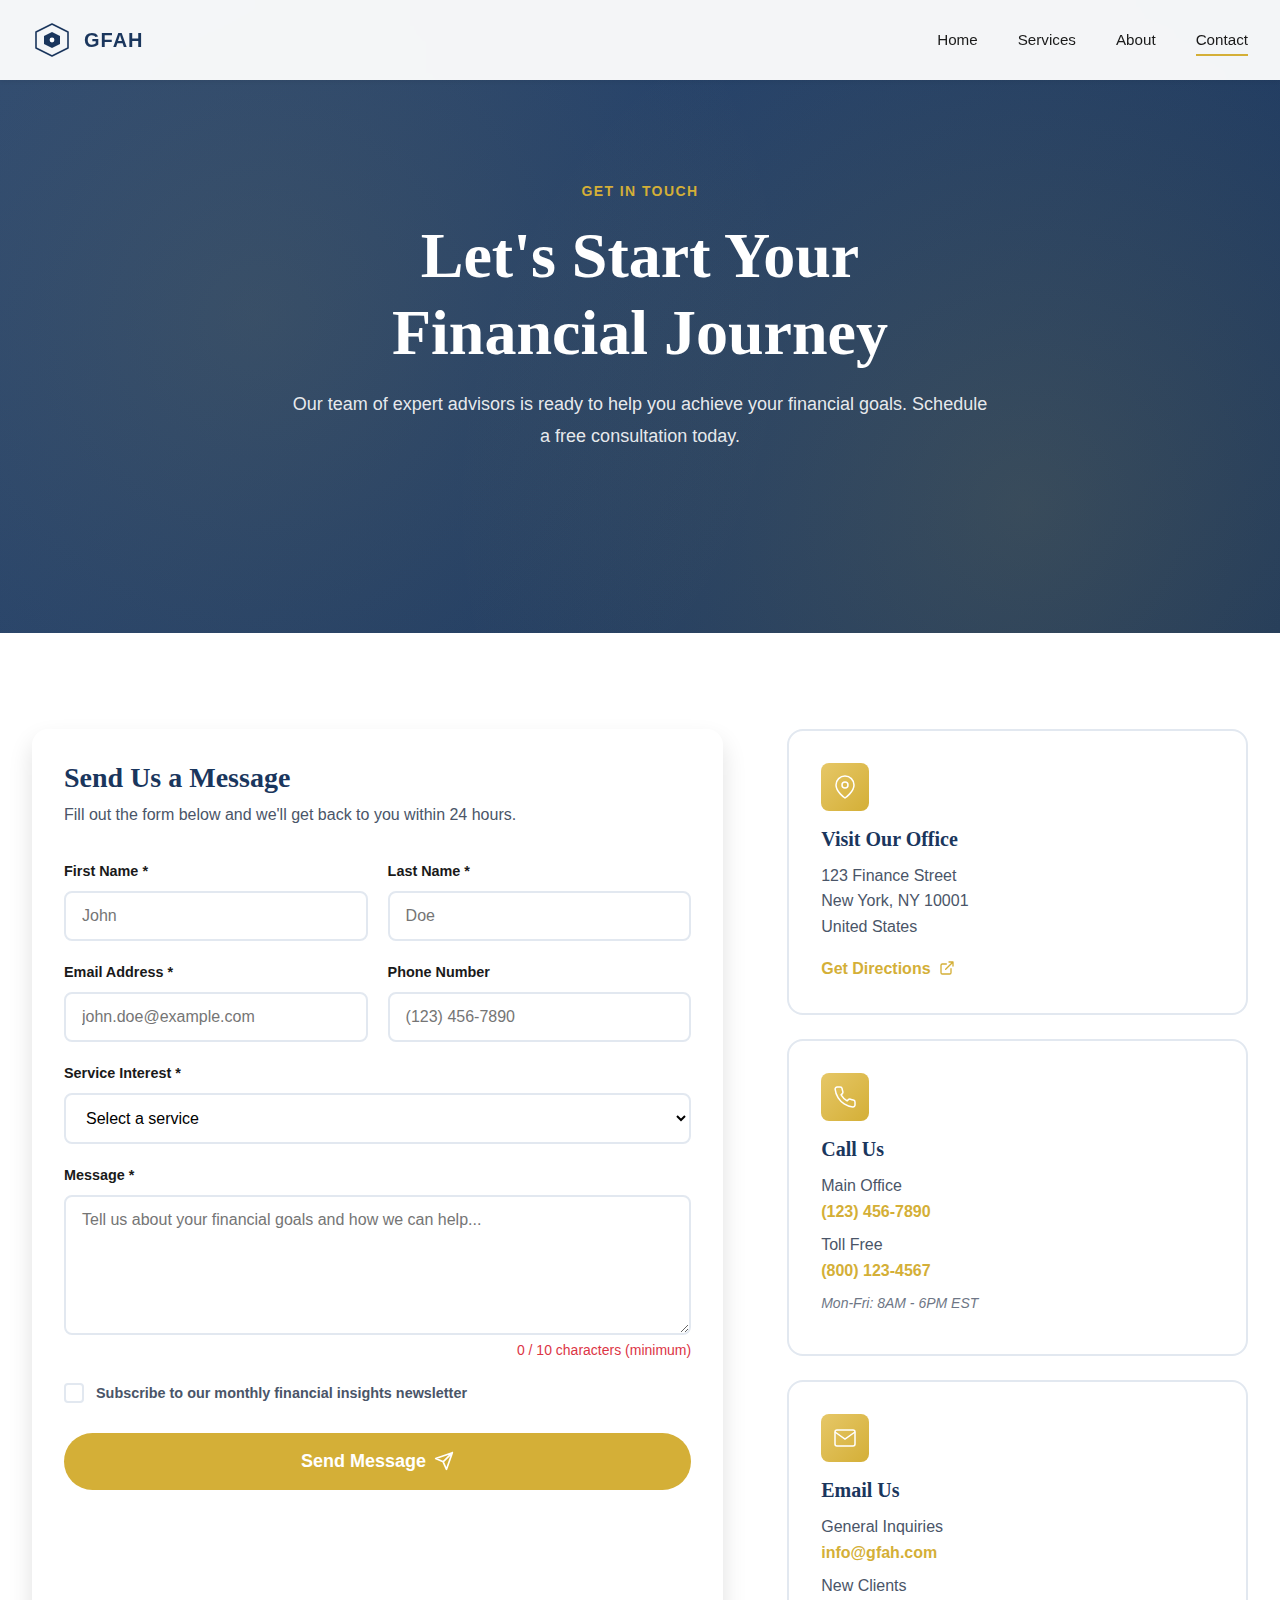
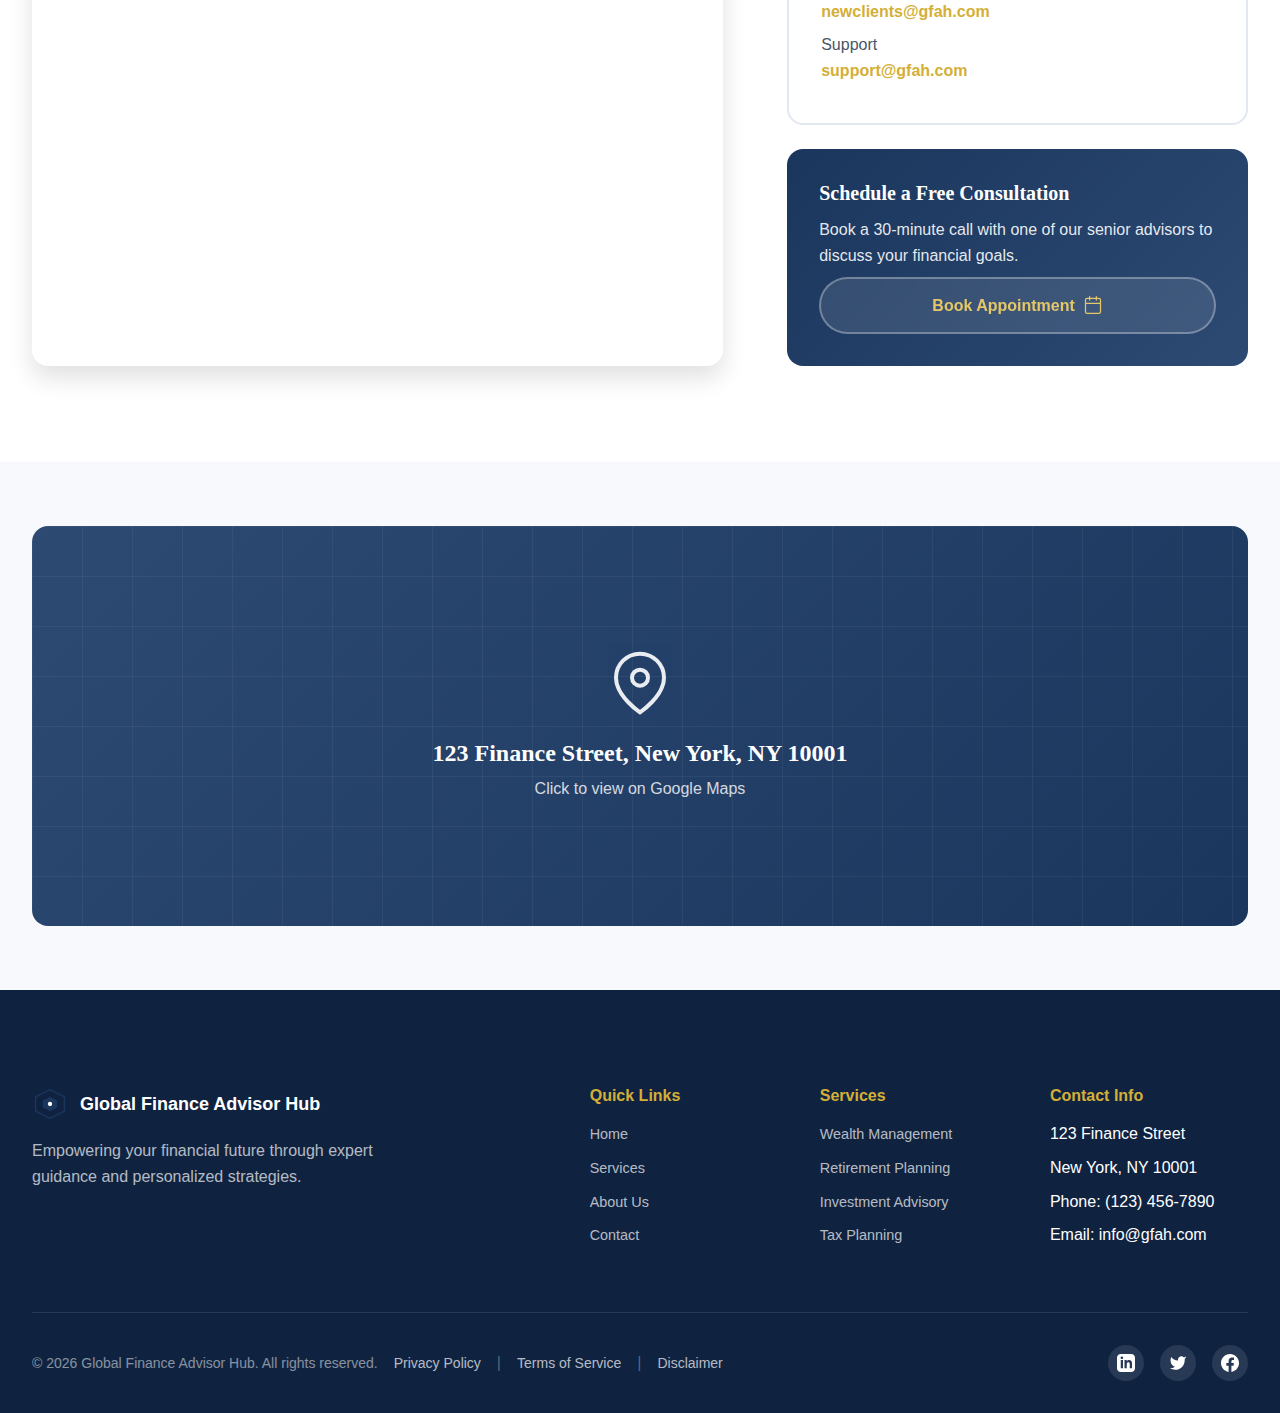
<file: contact.html>
<!DOCTYPE html>
<html lang="en">
<head>
    <meta charset="UTF-8">
    <meta name="viewport" content="width=device-width, initial-scale=1.0">
    <meta name="description" content="Contact Global Finance Advisor Hub for expert financial advisory services">
    <title>Contact Us | Global Finance Advisor Hub</title>
    <link rel="stylesheet" href="css/styles.css">
</head>
<body>
    <!-- Header -->
    <header class="header" id="header">
        <div class="container">
            <div class="header-content">
                <div class="logo">
                    <svg class="logo-icon" viewBox="0 0 50 50" fill="none" xmlns="http://www.w3.org/2000/svg">
                        <path d="M25 5L45 15V35L25 45L5 35V15L25 5Z" stroke="currentColor" stroke-width="2" stroke-linejoin="round"/>
                        <path d="M25 15L35 20V30L25 35L15 30V20L25 15Z" fill="currentColor"/>
                        <circle cx="25" cy="25" r="3" fill="white"/>
                    </svg>
                    <span class="logo-text">GFAH</span>
                </div>
                
                <nav class="nav" id="nav">
                    <ul class="nav-list">
                        <li><a href="index.html" class="nav-link">Home</a></li>
                        <li><a href="services.html" class="nav-link">Services</a></li>
                        <li><a href="about.html" class="nav-link">About</a></li>
                        <li><a href="contact.html" class="nav-link active">Contact</a></li>
                    </ul>
                </nav>
                
                <button class="menu-toggle" id="menuToggle" aria-label="Toggle menu">
                    <span></span>
                    <span></span>
                    <span></span>
                </button>
            </div>
        </div>
    </header>

    <!-- Contact Hero -->
    <section class="contact-hero" style="padding: 20vh 0;">
        <div class="container">
            <div class="contact-hero-content">
                <div class="section-label">Get In Touch</div>
                <h1 class="page-title">Let's Start Your Financial Journey</h1>
                <p class="page-description">
                    Our team of expert advisors is ready to help you achieve your financial goals. 
                    Schedule a free consultation today.
                </p>
            </div>
        </div>
    </section>

    <!-- Contact Section -->
    <section class="contact-section">
        <div class="container">
            <div class="contact-grid">
                <!-- Contact Form -->
                <div class="contact-form-wrapper">
                    <div class="form-header">
                        <h2>Send Us a Message</h2>
                        <p>Fill out the form below and we'll get back to you within 24 hours.</p>
                    </div>
                    
                    <form class="contact-form" id="contactForm">
                        <div class="form-row">
                            <div class="form-group">
                                <label for="firstName">First Name *</label>
                                <input 
                                    type="text" 
                                    id="firstName" 
                                    name="firstName" 
                                    required
                                    placeholder="John"
                                >
                            </div>
                            <div class="form-group">
                                <label for="lastName">Last Name *</label>
                                <input 
                                    type="text" 
                                    id="lastName" 
                                    name="lastName" 
                                    required
                                    placeholder="Doe"
                                >
                            </div>
                        </div>
                        
                        <div class="form-row">
                            <div class="form-group">
                                <label for="email">Email Address *</label>
                                <input 
                                    type="email" 
                                    id="email" 
                                    name="email" 
                                    required
                                    placeholder="john.doe@example.com"
                                >
                            </div>
                            <div class="form-group">
                                <label for="phone">Phone Number</label>
                                <input 
                                    type="tel" 
                                    id="phone" 
                                    name="phone"
                                    placeholder="(123) 456-7890"
                                >
                            </div>
                        </div>
                        
                        <div class="form-group">
                            <label for="service">Service Interest *</label>
                            <select id="service" name="service" required>
                                <option value="">Select a service</option>
                                <option value="wealth-management">Wealth Management</option>
                                <option value="retirement-planning">Retirement Planning</option>
                                <option value="investment-advisory">Investment Advisory</option>
                                <option value="tax-planning">Tax Planning</option>
                                <option value="risk-management">Risk Management</option>
                                <option value="estate-planning">Estate Planning</option>
                                <option value="general-inquiry">General Inquiry</option>
                            </select>
                        </div>
                        
                        <div class="form-group">
                            <label for="message">Message *</label>
                            <textarea 
                                id="message" 
                                name="message" 
                                rows="6" 
                                required
                                placeholder="Tell us about your financial goals and how we can help..."
                            ></textarea>
                        </div>
                        
                        <div class="form-group checkbox-group">
                            <label class="checkbox-label">
                                <input type="checkbox" name="newsletter" id="newsletter">
                                <span class="checkbox-custom"></span>
                                <span class="checkbox-text">Subscribe to our monthly financial insights newsletter</span>
                            </label>
                        </div>
                        
                        <button type="submit" class="btn btn-primary btn-large btn-block">
                            <span class="btn-text">Send Message</span>
                            <span class="btn-loader"></span>
                            <svg class="btn-icon" viewBox="0 0 24 24" fill="none" stroke="currentColor">
                                <path d="M22 2L11 13M22 2l-7 20-4-9-9-4 20-7z" stroke-width="2" stroke-linecap="round" stroke-linejoin="round"/>
                            </svg>
                        </button>
                        
                        <div class="form-message" id="formMessage"></div>
                    </form>
                </div>
                
                <!-- Contact Info -->
                <div class="contact-info">
                    <div class="contact-info-card">
                        <div class="info-icon">
                            <svg viewBox="0 0 24 24" fill="none" stroke="currentColor">
                                <path d="M21 10c0 7-9 13-9 13s-9-6-9-13a9 9 0 0118 0z" stroke-width="1.5"/>
                                <circle cx="12" cy="10" r="3" stroke-width="1.5"/>
                            </svg>
                        </div>
                        <h3>Visit Our Office</h3>
                        <p>123 Finance Street<br>New York, NY 10001<br>United States</p>
                        <a href="https://maps.google.com" target="_blank" class="info-link">
                            Get Directions
                            <svg viewBox="0 0 24 24" fill="none" stroke="currentColor">
                                <path d="M18 13v6a2 2 0 01-2 2H5a2 2 0 01-2-2V8a2 2 0 012-2h6M15 3h6v6M10 14L21 3" stroke-width="2" stroke-linecap="round" stroke-linejoin="round"/>
                            </svg>
                        </a>
                    </div>
                    
                    <div class="contact-info-card">
                        <div class="info-icon">
                            <svg viewBox="0 0 24 24" fill="none" stroke="currentColor">
                                <path d="M22 16.92v3a2 2 0 01-2.18 2 19.79 19.79 0 01-8.63-3.07 19.5 19.5 0 01-6-6 19.79 19.79 0 01-3.07-8.67A2 2 0 014.11 2h3a2 2 0 012 1.72 12.84 12.84 0 00.7 2.81 2 2 0 01-.45 2.11L8.09 9.91a16 16 0 006 6l1.27-1.27a2 2 0 012.11-.45 12.84 12.84 0 002.81.7A2 2 0 0122 16.92z" stroke-width="1.5"/>
                            </svg>
                        </div>
                        <h3>Call Us</h3>
                        <p>Main Office<br><a href="tel:+1234567890">(123) 456-7890</a></p>
                        <p>Toll Free<br><a href="tel:+18001234567">(800) 123-4567</a></p>
                        <p class="contact-hours">Mon-Fri: 8AM - 6PM EST</p>
                    </div>
                    
                    <div class="contact-info-card">
                        <div class="info-icon">
                            <svg viewBox="0 0 24 24" fill="none" stroke="currentColor">
                                <path d="M4 4h16c1.1 0 2 .9 2 2v12c0 1.1-.9 2-2 2H4c-1.1 0-2-.9-2-2V6c0-1.1.9-2 2-2z" stroke-width="1.5"/>
                                <polyline points="22,6 12,13 2,6" stroke-width="1.5"/>
                            </svg>
                        </div>
                        <h3>Email Us</h3>
                        <p>General Inquiries<br><a href="mailto:info@gfah.com">info@gfah.com</a></p>
                        <p>New Clients<br><a href="mailto:newclients@gfah.com">newclients@gfah.com</a></p>
                        <p>Support<br><a href="mailto:support@gfah.com">support@gfah.com</a></p>
                    </div>
                    
                    <div class="contact-info-card highlight">
                        <h3>Schedule a Free Consultation</h3>
                        <p>Book a 30-minute call with one of our senior advisors to discuss your financial goals.</p>
                        <a href="#" class="btn btn-secondary btn-block">
                            Book Appointment
                            <svg class="btn-icon" viewBox="0 0 24 24" fill="none" stroke="currentColor">
                                <rect x="3" y="4" width="18" height="18" rx="2" ry="2" stroke-width="1.5"/>
                                <line x1="16" y1="2" x2="16" y2="6" stroke-width="1.5" stroke-linecap="round"/>
                                <line x1="8" y1="2" x2="8" y2="6" stroke-width="1.5" stroke-linecap="round"/>
                                <line x1="3" y1="10" x2="21" y2="10" stroke-width="1.5"/>
                            </svg>
                        </a>
                    </div>
                </div>
            </div>
        </div>
    </section>

    <!-- Map Section -->
    <section class="map-section">
        <div class="container">
            <div class="map-placeholder">
                <div class="map-content">
                    <svg class="map-icon" viewBox="0 0 24 24" fill="none" stroke="currentColor">
                        <path d="M21 10c0 7-9 13-9 13s-9-6-9-13a9 9 0 0118 0z" stroke-width="1.5"/>
                        <circle cx="12" cy="10" r="3" stroke-width="1.5"/>
                    </svg>
                    <h3>123 Finance Street, New York, NY 10001</h3>
                    <p>Click to view on Google Maps</p>
                </div>
            </div>
        </div>
    </section>

    <!-- Footer -->
    <footer class="footer">
        <div class="container">
            <div class="footer-content">
                <div class="footer-brand">
                    <div class="footer-logo">
                        <svg class="logo-icon" viewBox="0 0 50 50" fill="none" xmlns="http://www.w3.org/2000/svg">
                            <path d="M25 5L45 15V35L25 45L5 35V15L25 5Z" stroke="currentColor" stroke-width="2" stroke-linejoin="round"/>
                            <path d="M25 15L35 20V30L25 35L15 30V20L25 15Z" fill="currentColor"/>
                            <circle cx="25" cy="25" r="3" fill="white"/>
                        </svg>
                        <span>Global Finance Advisor Hub</span>
                    </div>
                    <p class="footer-tagline">
                        Empowering your financial future through expert guidance and personalized strategies.
                    </p>
                </div>
                
                <div class="footer-links">
                    <div class="footer-column">
                        <h4>Quick Links</h4>
                        <ul>
                            <li><a href="../index.html#home">Home</a></li>
                            <li><a href="../index.html#services">Services</a></li>
                            <li><a href="../index.html#about">About Us</a></li>
                            <li><a href="contact.html">Contact</a></li>
                        </ul>
                    </div>
                    
                    <div class="footer-column">
                        <h4>Services</h4>
                        <ul>
                            <li><a href="../index.html#services">Wealth Management</a></li>
                            <li><a href="../index.html#services">Retirement Planning</a></li>
                            <li><a href="../index.html#services">Investment Advisory</a></li>
                            <li><a href="../index.html#services">Tax Planning</a></li>
                        </ul>
                    </div>
                    
                    <div class="footer-column">
                        <h4>Contact Info</h4>
                        <ul>
                            <li>123 Finance Street</li>
                            <li>New York, NY 10001</li>
                            <li>Phone: (123) 456-7890</li>
                            <li>Email: info@gfah.com</li>
                        </ul>
                    </div>
                </div>
            </div>
            
            <div class="footer-bottom">
                <div class="footer-legal">
                    <p>&copy; 2026 Global Finance Advisor Hub. All rights reserved.</p>
                    <div class="footer-legal-links">
                        <a href="#">Privacy Policy</a>
                        <span>|</span>
                        <a href="#">Terms of Service</a>
                        <span>|</span>
                        <a href="#">Disclaimer</a>
                    </div>
                </div>
                <div class="footer-social">
                    <a href="#" aria-label="LinkedIn">
                        <svg viewBox="0 0 24 24" fill="currentColor">
                            <path d="M19 0h-14c-2.761 0-5 2.239-5 5v14c0 2.761 2.239 5 5 5h14c2.762 0 5-2.239 5-5v-14c0-2.761-2.238-5-5-5zm-11 19h-3v-11h3v11zm-1.5-12.268c-.966 0-1.75-.79-1.75-1.764s.784-1.764 1.75-1.764 1.75.79 1.75 1.764-.783 1.764-1.75 1.764zm13.5 12.268h-3v-5.604c0-3.368-4-3.113-4 0v5.604h-3v-11h3v1.765c1.396-2.586 7-2.777 7 2.476v6.759z"/>
                        </svg>
                    </a>
                    <a href="#" aria-label="Twitter">
                        <svg viewBox="0 0 24 24" fill="currentColor">
                            <path d="M23 3a10.9 10.9 0 01-3.14 1.53 4.48 4.48 0 00-7.86 3v1A10.66 10.66 0 013 4s-4 9 5 13a11.64 11.64 0 01-7 2c9 5 20 0 20-11.5a4.5 4.5 0 00-.08-.83A7.72 7.72 0 0023 3z"/>
                        </svg>
                    </a>
                    <a href="#" aria-label="Facebook">
                        <svg viewBox="0 0 24 24" fill="currentColor">
                            <path d="M24 12.073c0-6.627-5.373-12-12-12s-12 5.373-12 12c0 5.99 4.388 10.954 10.125 11.854v-8.385H7.078v-3.47h3.047V9.43c0-3.007 1.792-4.669 4.533-4.669 1.312 0 2.686.235 2.686.235v2.953H15.83c-1.491 0-1.956.925-1.956 1.874v2.25h3.328l-.532 3.47h-2.796v8.385C19.612 23.027 24 18.062 24 12.073z"/>
                        </svg>
                    </a>
                </div>
            </div>
        </div>
    </footer>

    <script src="js/main.js"></script>
    <script src="js/contact.js"></script>
</body>
</html>
</file>
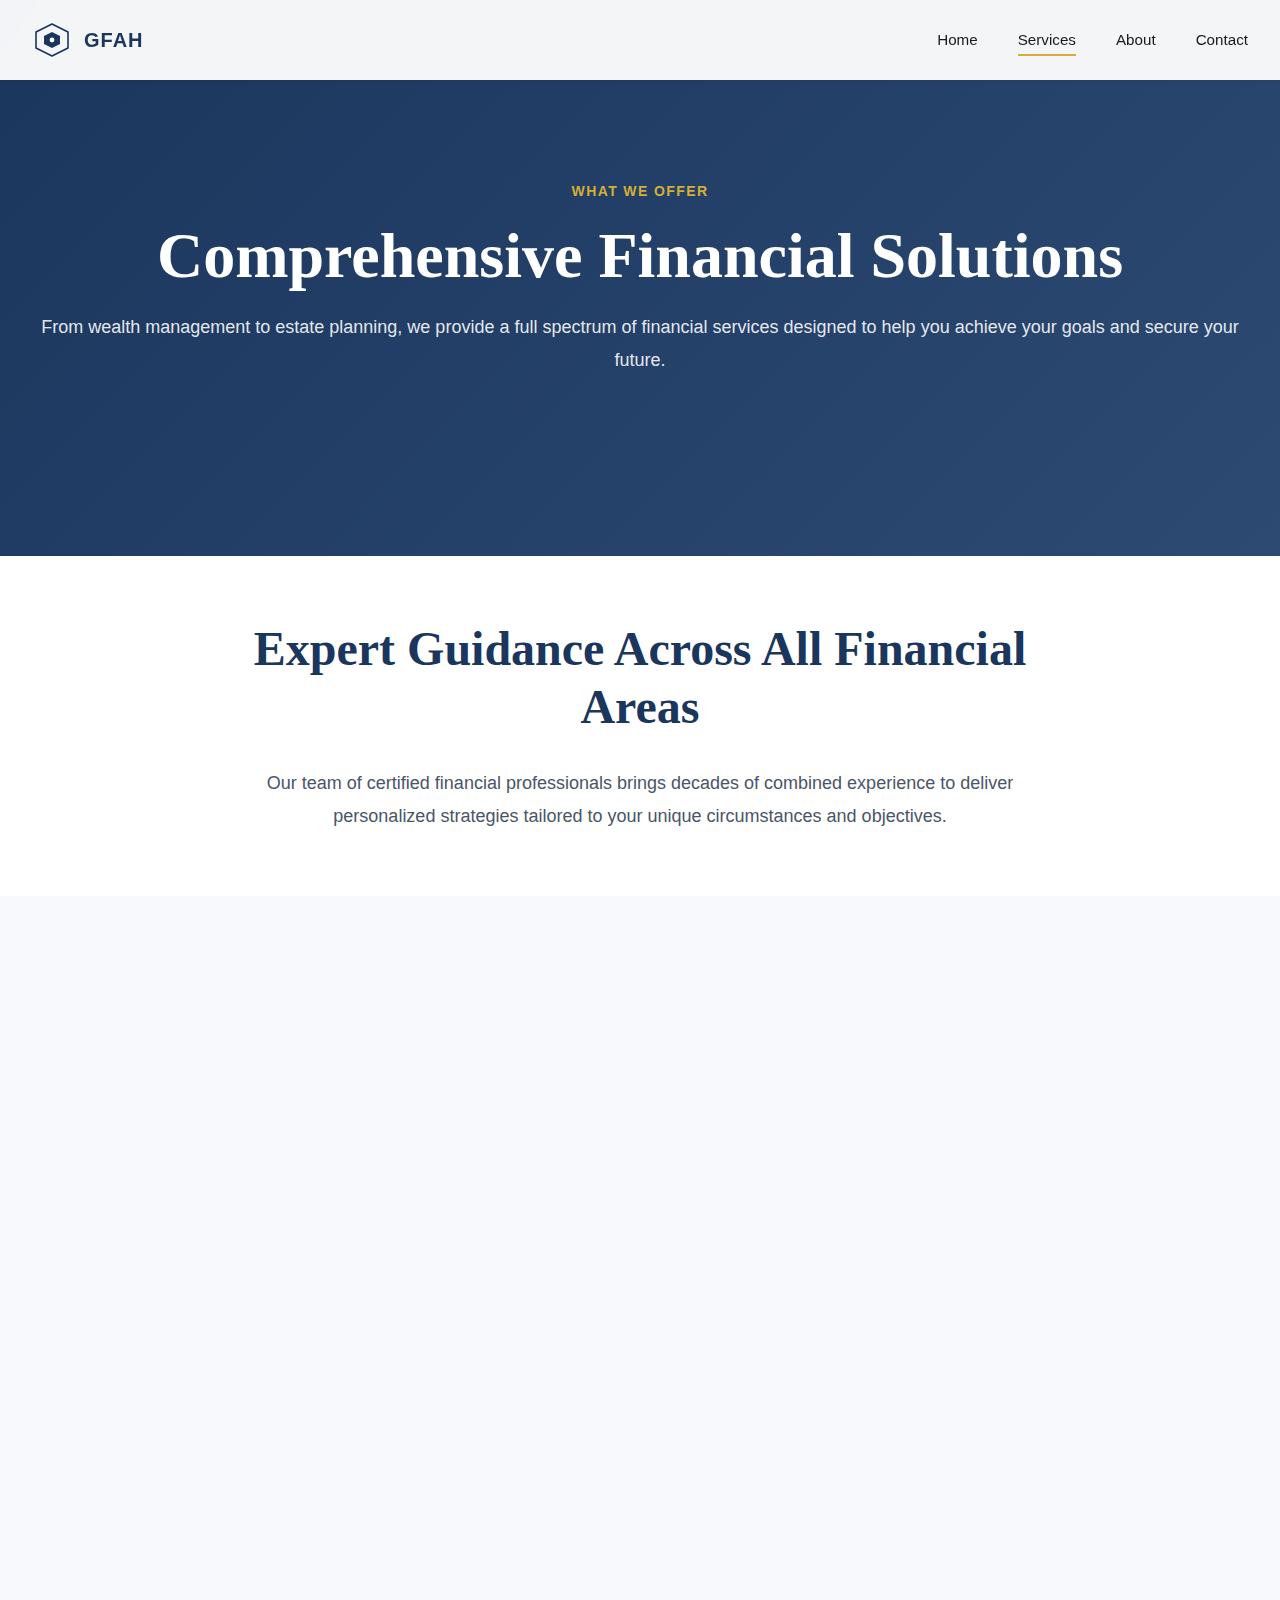
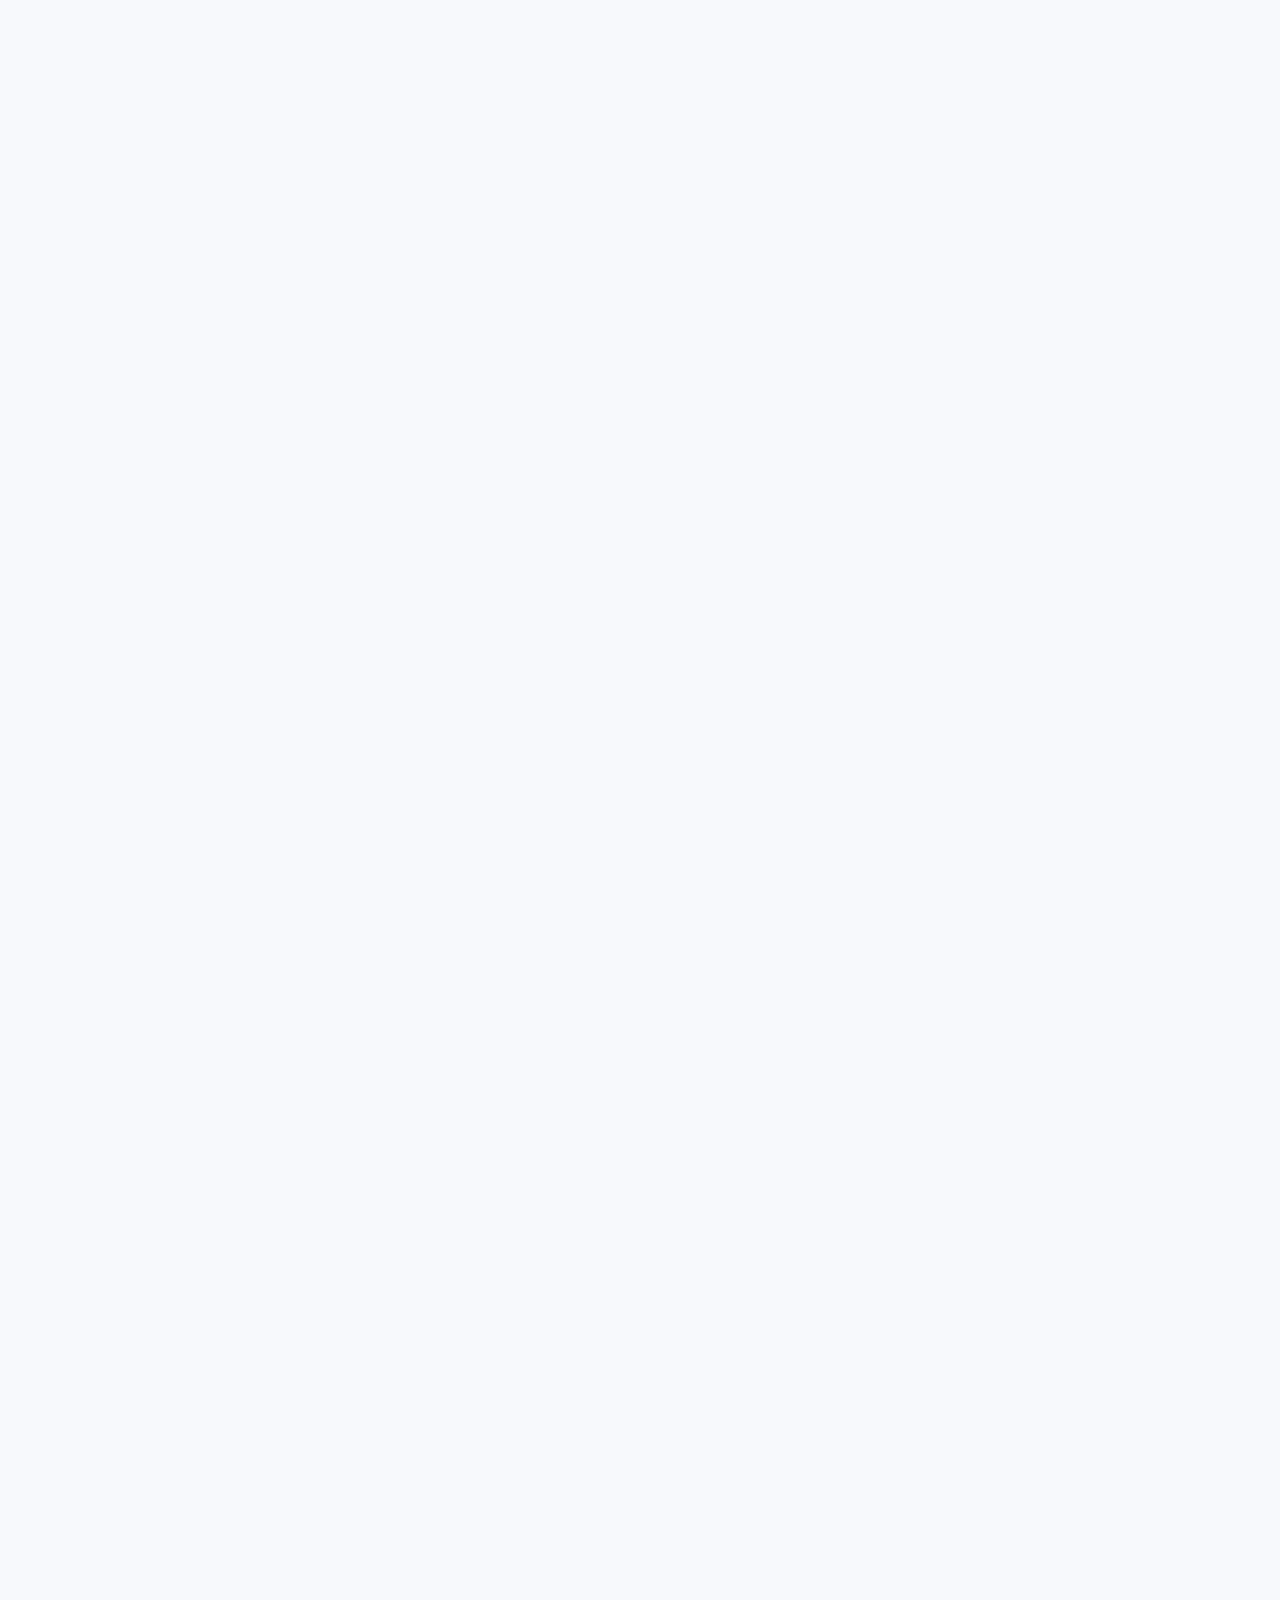
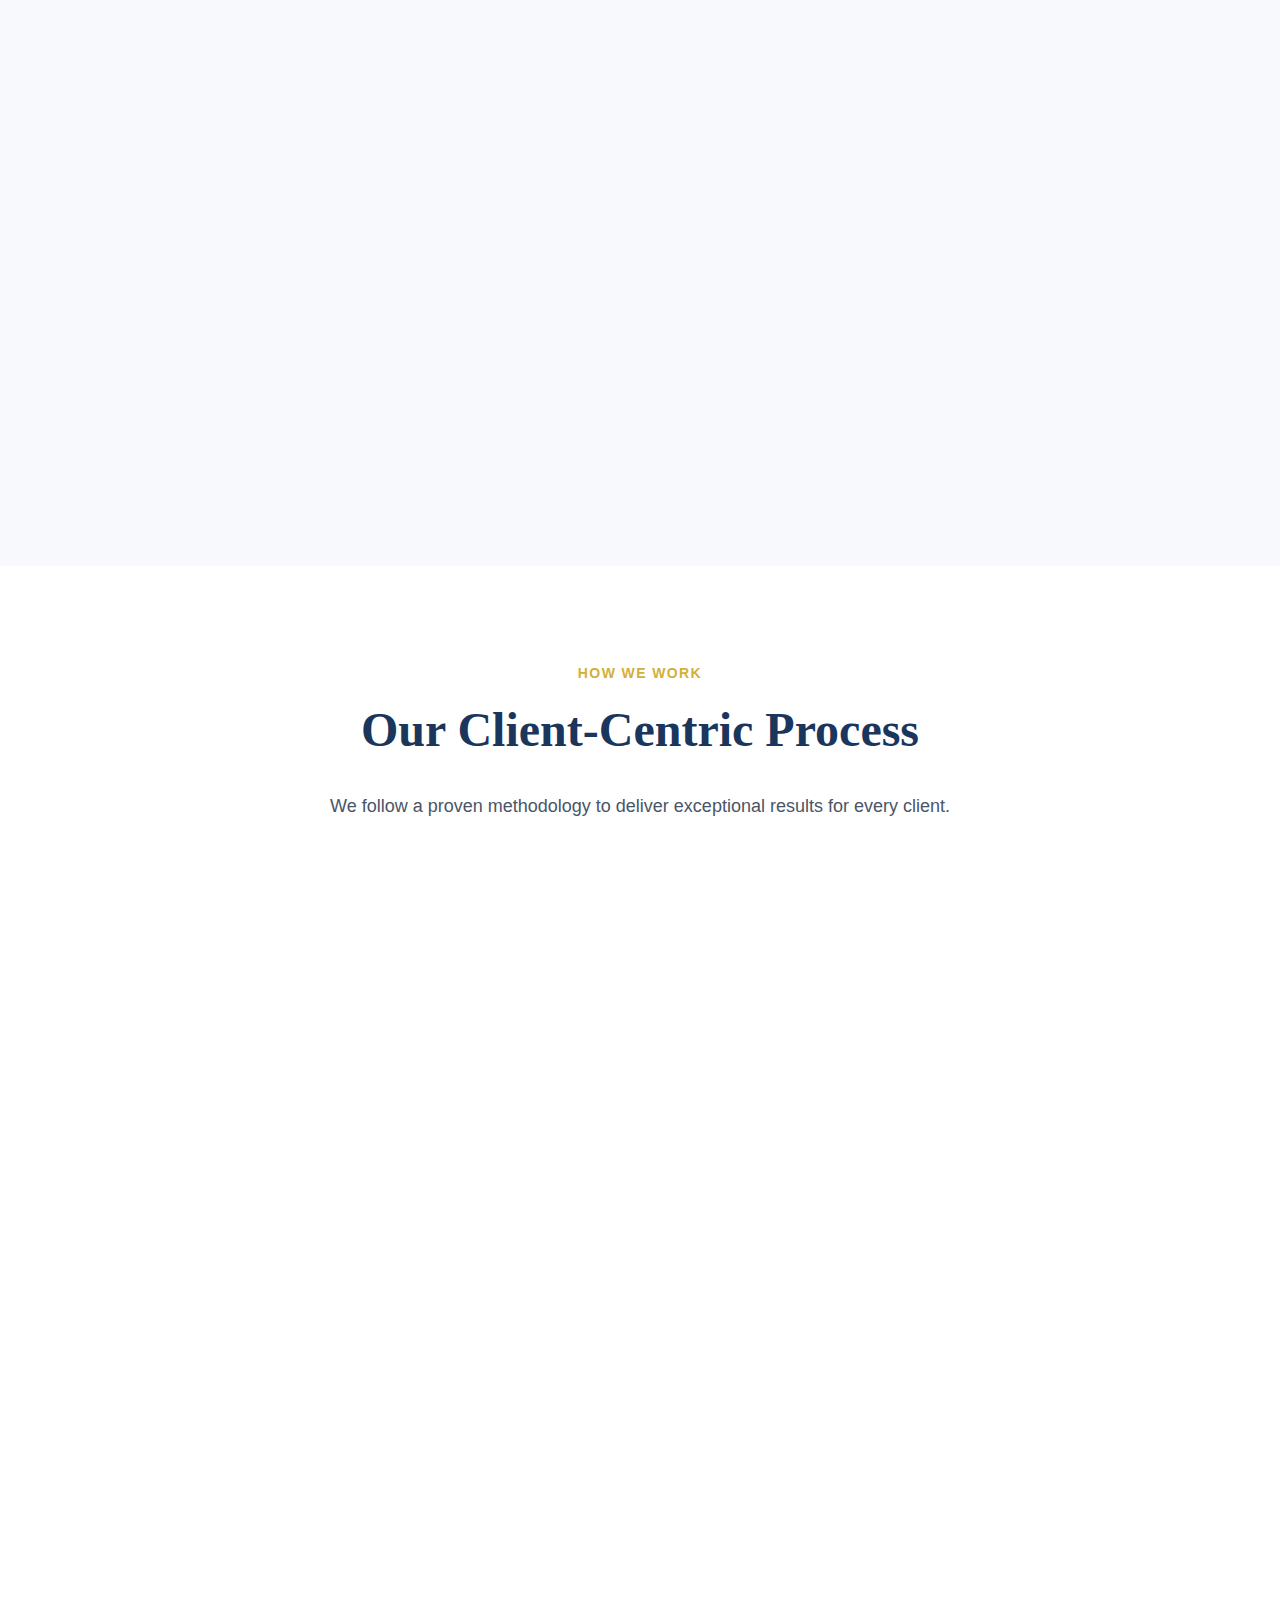
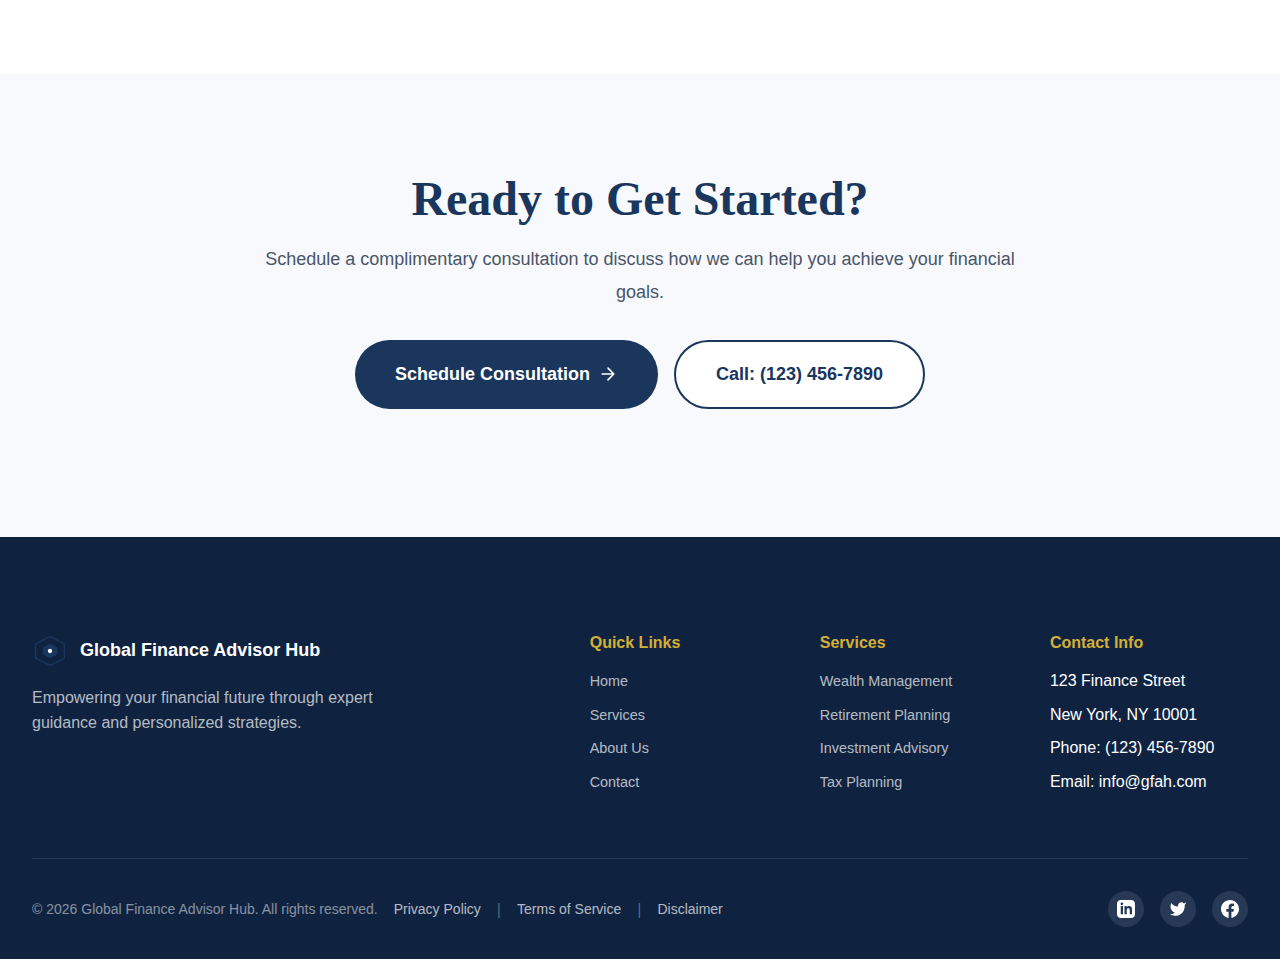
<file: services.html>
<!DOCTYPE html>
<html lang="en">
<head>
    <meta charset="UTF-8">
    <meta name="viewport" content="width=device-width, initial-scale=1.0">
    <meta name="description" content="Comprehensive financial services from Global Finance Advisor Hub - Wealth Management, Retirement Planning, Investment Advisory and more">
    <title>Our Services | Global Finance Advisor Hub</title>
    <link rel="stylesheet" href="css/styles.css">
    <link rel="stylesheet" href="css/services-page.css">
</head>
<body>
    <!-- Header -->
    <header class="header" id="header">
        <div class="container">
            <div class="header-content">
                <div class="logo">
                    <svg class="logo-icon" viewBox="0 0 50 50" fill="none" xmlns="http://www.w3.org/2000/svg">
                        <path d="M25 5L45 15V35L25 45L5 35V15L25 5Z" stroke="currentColor" stroke-width="2" stroke-linejoin="round"/>
                        <path d="M25 15L35 20V30L25 35L15 30V20L25 15Z" fill="currentColor"/>
                        <circle cx="25" cy="25" r="3" fill="white"/>
                    </svg>
                    <span class="logo-text">GFAH</span>
                </div>
                
                <nav class="nav" id="nav">
                    <ul class="nav-list">
                        <li><a href="index.html" class="nav-link">Home</a></li>
                        <li><a href="services.html" class="nav-link active">Services</a></li>
                        <li><a href="about.html" class="nav-link">About</a></li>
                        <li><a href="contact.html" class="nav-link">Contact</a></li>
                    </ul>
                </nav>
                
                <button class="menu-toggle" id="menuToggle" aria-label="Toggle menu">
                    <span></span>
                    <span></span>
                    <span></span>
                </button>
            </div>
        </div>
    </header>

    <!-- Page Hero -->
    <section class="page-hero services-hero" style="padding: 20vh 0;">
        <div class="hero-background">
            <div class="hero-gradient"></div>
            <div class="hero-pattern"></div>
        </div>
        <div class="container">
            <div class="page-hero-content">
                <div class="section-label">What We Offer</div>
                <h1 class="page-title">Comprehensive Financial Solutions</h1>
                <p class="page-description">
                    From wealth management to estate planning, we provide a full spectrum of financial 
                    services designed to help you achieve your goals and secure your future.
                </p>
            </div>
        </div>
    </section>

    <!-- Services Overview -->
    <section class="services-overview">
        <div class="container">
            <div class="services-intro">
                <h2 class="section-title">Expert Guidance Across All Financial Areas</h2>
                <p class="intro-text">
                    Our team of certified financial professionals brings decades of combined experience 
                    to deliver personalized strategies tailored to your unique circumstances and objectives.
                </p>
            </div>
        </div>
    </section>

    <!-- Detailed Services -->
    <section class="detailed-services">
        <div class="container">
            <!-- Service 1: Wealth Management -->
            <div class="service-detail" id="wealth-management">
                <div class="service-detail-grid">
                    <div class="service-detail-content">
                        <div class="service-icon-large">
                            <svg viewBox="0 0 24 24" fill="none" stroke="currentColor">
                                <path d="M12 2L2 7l10 5 10-5-10-5z" stroke-width="1.5" stroke-linecap="round" stroke-linejoin="round"/>
                                <path d="M2 17l10 5 10-5M2 12l10 5 10-5" stroke-width="1.5" stroke-linecap="round" stroke-linejoin="round"/>
                            </svg>
                        </div>
                        <h2 class="service-detail-title">Wealth Management</h2>
                        <p class="service-detail-description">
                            Our comprehensive wealth management services combine sophisticated investment strategies 
                            with personalized financial planning to help you build, preserve, and transfer wealth 
                            across generations.
                        </p>
                        
                        <div class="service-features-list">
                            <h3>What's Included:</h3>
                            <ul>
                                <li>
                                    <svg viewBox="0 0 24 24" fill="none" stroke="currentColor">
                                        <path d="M9 12l2 2 4-4" stroke-width="2" stroke-linecap="round" stroke-linejoin="round"/>
                                        <circle cx="12" cy="12" r="10" stroke-width="2"/>
                                    </svg>
                                    <span>Strategic Asset Allocation</span>
                                </li>
                                <li>
                                    <svg viewBox="0 0 24 24" fill="none" stroke="currentColor">
                                        <path d="M9 12l2 2 4-4" stroke-width="2" stroke-linecap="round" stroke-linejoin="round"/>
                                        <circle cx="12" cy="12" r="10" stroke-width="2"/>
                                    </svg>
                                    <span>Portfolio Diversification</span>
                                </li>
                                <li>
                                    <svg viewBox="0 0 24 24" fill="none" stroke="currentColor">
                                        <path d="M9 12l2 2 4-4" stroke-width="2" stroke-linecap="round" stroke-linejoin="round"/>
                                        <circle cx="12" cy="12" r="10" stroke-width="2"/>
                                    </svg>
                                    <span>Risk Assessment & Management</span>
                                </li>
                                <li>
                                    <svg viewBox="0 0 24 24" fill="none" stroke="currentColor">
                                        <path d="M9 12l2 2 4-4" stroke-width="2" stroke-linecap="round" stroke-linejoin="round"/>
                                        <circle cx="12" cy="12" r="10" stroke-width="2"/>
                                    </svg>
                                    <span>Regular Portfolio Rebalancing</span>
                                </li>
                                <li>
                                    <svg viewBox="0 0 24 24" fill="none" stroke="currentColor">
                                        <path d="M9 12l2 2 4-4" stroke-width="2" stroke-linecap="round" stroke-linejoin="round"/>
                                        <circle cx="12" cy="12" r="10" stroke-width="2"/>
                                    </svg>
                                    <span>Performance Monitoring & Reporting</span>
                                </li>
                            </ul>
                        </div>

                        <div class="service-cta">
                            <a href="contact.html" class="btn btn-primary">
                                Schedule Consultation
                                <svg class="btn-icon" viewBox="0 0 24 24" fill="none" stroke="currentColor">
                                    <path d="M5 12h14M12 5l7 7-7 7" stroke-width="2" stroke-linecap="round" stroke-linejoin="round"/>
                                </svg>
                            </a>
                        </div>
                    </div>
                    
                    <div class="service-detail-visual">
                        <div class="service-stat-card">
                            <div class="stat-value">12%</div>
                            <div class="stat-label">Average Annual Return</div>
                            <div class="stat-description">Consistently outperforming market benchmarks</div>
                        </div>
                        <div class="service-stat-card">
                            <div class="stat-value">$5B+</div>
                            <div class="stat-label">Assets Under Management</div>
                            <div class="stat-description">Trusted by thousands of clients</div>
                        </div>
                    </div>
                </div>
            </div>

            

            <!-- Service 3: Investment Advisory -->
            <div class="service-detail" id="investment-advisory">
                <div class="service-detail-grid">
                    <div class="service-detail-content">
                        <div class="service-icon-large">
                            <svg viewBox="0 0 24 24" fill="none" stroke="currentColor">
                                <path d="M19 21V5a2 2 0 00-2-2H7a2 2 0 00-2 2v16" stroke-width="1.5" stroke-linecap="round" stroke-linejoin="round"/>
                                <path d="M3 21h18M9 7h6M9 11h6M9 15h6" stroke-width="1.5" stroke-linecap="round"/>
                            </svg>
                        </div>
                        <h2 class="service-detail-title">Investment Advisory</h2>
                        <p class="service-detail-description">
                            Make informed investment decisions with guidance from our experienced advisors. 
                            We provide comprehensive research, analysis, and recommendations tailored to your 
                            risk tolerance and financial objectives.
                        </p>
                        
                        <div class="service-features-list">
                            <h3>Investment Solutions:</h3>
                            <ul>
                                <li>
                                    <svg viewBox="0 0 24 24" fill="none" stroke="currentColor">
                                        <path d="M9 12l2 2 4-4" stroke-width="2" stroke-linecap="round" stroke-linejoin="round"/>
                                        <circle cx="12" cy="12" r="10" stroke-width="2"/>
                                    </svg>
                                    <span>Stock & Bond Selection</span>
                                </li>
                                <li>
                                    <svg viewBox="0 0 24 24" fill="none" stroke="currentColor">
                                        <path d="M9 12l2 2 4-4" stroke-width="2" stroke-linecap="round" stroke-linejoin="round"/>
                                        <circle cx="12" cy="12" r="10" stroke-width="2"/>
                                    </svg>
                                    <span>Mutual Fund & ETF Analysis</span>
                                </li>
                                <li>
                                    <svg viewBox="0 0 24 24" fill="none" stroke="currentColor">
                                        <path d="M9 12l2 2 4-4" stroke-width="2" stroke-linecap="round" stroke-linejoin="round"/>
                                        <circle cx="12" cy="12" r="10" stroke-width="2"/>
                                    </svg>
                                    <span>Alternative Investments</span>
                                </li>
                                <li>
                                    <svg viewBox="0 0 24 24" fill="none" stroke="currentColor">
                                        <path d="M9 12l2 2 4-4" stroke-width="2" stroke-linecap="round" stroke-linejoin="round"/>
                                        <circle cx="12" cy="12" r="10" stroke-width="2"/>
                                    </svg>
                                    <span>Market Research & Analysis</span>
                                </li>
                                <li>
                                    <svg viewBox="0 0 24 24" fill="none" stroke="currentColor">
                                        <path d="M9 12l2 2 4-4" stroke-width="2" stroke-linecap="round" stroke-linejoin="round"/>
                                        <circle cx="12" cy="12" r="10" stroke-width="2"/>
                                    </svg>
                                    <span>Performance Tracking & Reporting</span>
                                </li>
                            </ul>
                        </div>

                        <div class="service-cta">
                            <a href="contact.html" class="btn btn-primary">
                                Get Investment Advice
                                <svg class="btn-icon" viewBox="0 0 24 24" fill="none" stroke="currentColor">
                                    <path d="M5 12h14M12 5l7 7-7 7" stroke-width="2" stroke-linecap="round" stroke-linejoin="round"/>
                                </svg>
                            </a>
                        </div>
                    </div>
                    
                    <div class="service-detail-visual">
                        <div class="investment-performance">
                            <h3>Historical Performance</h3>
                            <div class="performance-chart">
                                <div class="chart-bars">
                                    <div class="chart-bar" style="--height: 60%">
                                        <span class="bar-label">2020</span>
                                        <span class="bar-value">8.2%</span>
                                    </div>
                                    <div class="chart-bar" style="--height: 75%">
                                        <span class="bar-label">2021</span>
                                        <span class="bar-value">10.5%</span>
                                    </div>
                                    <div class="chart-bar" style="--height: 85%">
                                        <span class="bar-label">2022</span>
                                        <span class="bar-value">11.8%</span>
                                    </div>
                                    <div class="chart-bar" style="--height: 90%">
                                        <span class="bar-label">2023</span>
                                        <span class="bar-value">12.4%</span>
                                    </div>
                                    <div class="chart-bar" style="--height: 95%">
                                        <span class="bar-label">2024</span>
                                        <span class="bar-value">13.1%</span>
                                    </div>
                                </div>
                            </div>
                        </div>
                    </div>
                </div>
            </div>

            

            <!-- Service 5: Risk Management -->
            <div class="service-detail" id="risk-management">
                <div class="service-detail-grid">
                    <div class="service-detail-content">
                        <div class="service-icon-large">
                            <svg viewBox="0 0 24 24" fill="none" stroke="currentColor">
                                <path d="M12 22s8-4 8-10V5l-8-3-8 3v7c0 6 8 10 8 10z" stroke-width="1.5" stroke-linecap="round" stroke-linejoin="round"/>
                            </svg>
                        </div>
                        <h2 class="service-detail-title">Risk Management & Insurance</h2>
                        <p class="service-detail-description">
                            Protect your wealth and your family's future with comprehensive risk management strategies. 
                            We help you identify vulnerabilities and implement solutions to safeguard your financial well-being.
                        </p>
                        
                        <div class="service-features-list">
                            <h3>Protection Services:</h3>
                            <ul>
                                <li>
                                    <svg viewBox="0 0 24 24" fill="none" stroke="currentColor">
                                        <path d="M9 12l2 2 4-4" stroke-width="2" stroke-linecap="round" stroke-linejoin="round"/>
                                        <circle cx="12" cy="12" r="10" stroke-width="2"/>
                                    </svg>
                                    <span>Life Insurance Planning</span>
                                </li>
                                <li>
                                    <svg viewBox="0 0 24 24" fill="none" stroke="currentColor">
                                        <path d="M9 12l2 2 4-4" stroke-width="2" stroke-linecap="round" stroke-linejoin="round"/>
                                        <circle cx="12" cy="12" r="10" stroke-width="2"/>
                                    </svg>
                                    <span>Disability Income Protection</span>
                                </li>
                                <li>
                                    <svg viewBox="0 0 24 24" fill="none" stroke="currentColor">
                                        <path d="M9 12l2 2 4-4" stroke-width="2" stroke-linecap="round" stroke-linejoin="round"/>
                                        <circle cx="12" cy="12" r="10" stroke-width="2"/>
                                    </svg>
                                    <span>Long-Term Care Planning</span>
                                </li>
                                <li>
                                    <svg viewBox="0 0 24 24" fill="none" stroke="currentColor">
                                        <path d="M9 12l2 2 4-4" stroke-width="2" stroke-linecap="round" stroke-linejoin="round"/>
                                        <circle cx="12" cy="12" r="10" stroke-width="2"/>
                                    </svg>
                                    <span>Property & Liability Coverage</span>
                                </li>
                                <li>
                                    <svg viewBox="0 0 24 24" fill="none" stroke="currentColor">
                                        <path d="M9 12l2 2 4-4" stroke-width="2" stroke-linecap="round" stroke-linejoin="round"/>
                                        <circle cx="12" cy="12" r="10" stroke-width="2"/>
                                    </svg>
                                    <span>Business Continuity Planning</span>
                                </li>
                            </ul>
                        </div>

                        <div class="service-cta">
                            <a href="contact.html" class="btn btn-primary">
                                Protect Your Future
                                <svg class="btn-icon" viewBox="0 0 24 24" fill="none" stroke="currentColor">
                                    <path d="M5 12h14M12 5l7 7-7 7" stroke-width="2" stroke-linecap="round" stroke-linejoin="round"/>
                                </svg>
                            </a>
                        </div>
                    </div>
                    
                    <div class="service-detail-visual">
                        <div class="protection-card">
                            <h3>Comprehensive Protection</h3>
                            <div class="protection-layers">
                                <div class="protection-layer">
                                    <div class="layer-icon">🛡️</div>
                                    <div class="layer-info">
                                        <div class="layer-title">Personal Protection</div>
                                        <div class="layer-desc">Life & health coverage</div>
                                    </div>
                                </div>
                                <div class="protection-layer">
                                    <div class="layer-icon">🏠</div>
                                    <div class="layer-info">
                                        <div class="layer-title">Asset Protection</div>
                                        <div class="layer-desc">Property & liability</div>
                                    </div>
                                </div>
                                <div class="protection-layer">
                                    <div class="layer-icon">💼</div>
                                    <div class="layer-info">
                                        <div class="layer-title">Business Protection</div>
                                        <div class="layer-desc">Continuity planning</div>
                                    </div>
                                </div>
                            </div>
                        </div>
                    </div>
                </div>
            </div>

            
        </div>
    </section>

    <!-- Process Section -->
    <section class="process-section">
        <div class="container">
            <div class="section-header">
                <div class="section-label">How We Work</div>
                <h2 class="section-title">Our Client-Centric Process</h2>
                <p class="section-description">
                    We follow a proven methodology to deliver exceptional results for every client.
                </p>
            </div>
            
            <div class="process-steps">
                <div class="process-step">
                    <div class="step-number">01</div>
                    <h3 class="step-title">Discovery</h3>
                    <p class="step-description">We begin by understanding your current financial situation, goals, and concerns through comprehensive consultation.</p>
                </div>
                
                <div class="process-step">
                    <div class="step-number">02</div>
                    <h3 class="step-title">Analysis</h3>
                    <p class="step-description">Our team conducts thorough analysis of your finances, identifying opportunities and areas for improvement.</p>
                </div>
                
                <div class="process-step">
                    <div class="step-number">03</div>
                    <h3 class="step-title">Strategy</h3>
                    <p class="step-description">We develop a customized financial strategy tailored to your unique circumstances and objectives.</p>
                </div>
                
                <div class="process-step">
                    <div class="step-number">04</div>
                    <h3 class="step-title">Implementation</h3>
                    <p class="step-description">We execute the plan with precision, keeping you informed every step of the way.</p>
                </div>
                
                <div class="process-step">
                    <div class="step-number">05</div>
                    <h3 class="step-title">Monitoring</h3>
                    <p class="step-description">Ongoing review and adjustment ensure your plan stays aligned with your evolving needs and market conditions.</p>
                </div>
            </div>
        </div>
    </section>

    <!-- CTA Section -->
    <section class="cta-section">
        <div class="container">
            <div class="cta-content">
                <h2 class="cta-title">Ready to Get Started?</h2>
                <p class="cta-description">
                    Schedule a complimentary consultation to discuss how we can help you achieve your financial goals.
                </p>
                <div class="cta-buttons">
                    <a href="contact.html" class="btn btn-primary btn-large">
                        Schedule Consultation
                        <svg class="btn-icon" viewBox="0 0 24 24" fill="none" stroke="currentColor">
                            <path d="M5 12h14M12 5l7 7-7 7" stroke-width="2" stroke-linecap="round" stroke-linejoin="round"/>
                        </svg>
                    </a>
                    <a href="tel:+1234567890" class="btn btn-secondary btn-large">
                        Call: (123) 456-7890
                    </a>
                </div>
            </div>
        </div>
    </section>

    <!-- Footer -->
    <footer class="footer">
        <div class="container">
            <div class="footer-content">
                <div class="footer-brand">
                    <div class="footer-logo">
                        <svg class="logo-icon" viewBox="0 0 50 50" fill="none" xmlns="http://www.w3.org/2000/svg">
                            <path d="M25 5L45 15V35L25 45L5 35V15L25 5Z" stroke="currentColor" stroke-width="2" stroke-linejoin="round"/>
                            <path d="M25 15L35 20V30L25 35L15 30V20L25 15Z" fill="currentColor"/>
                            <circle cx="25" cy="25" r="3" fill="white"/>
                        </svg>
                        <span>Global Finance Advisor Hub</span>
                    </div>
                    <p class="footer-tagline">
                        Empowering your financial future through expert guidance and personalized strategies.
                    </p>
                </div>
                
                <div class="footer-links">
                    <div class="footer-column">
                        <h4>Quick Links</h4>
                        <ul>
                            <li><a href="../index.html#home">Home</a></li>
                            <li><a href="services.html">Services</a></li>
                            <li><a href="about.html">About Us</a></li>
                            <li><a href="contact.html">Contact</a></li>
                        </ul>
                    </div>
                    
                    <div class="footer-column">
                        <h4>Services</h4>
                        <ul>
                            <li><a href="#wealth-management">Wealth Management</a></li>
                            <li><a href="#retirement-planning">Retirement Planning</a></li>
                            <li><a href="#investment-advisory">Investment Advisory</a></li>
                            <li><a href="#tax-planning">Tax Planning</a></li>
                        </ul>
                    </div>
                    
                    <div class="footer-column">
                        <h4>Contact Info</h4>
                        <ul>
                            <li>123 Finance Street</li>
                            <li>New York, NY 10001</li>
                            <li>Phone: (123) 456-7890</li>
                            <li>Email: info@gfah.com</li>
                        </ul>
                    </div>
                </div>
            </div>
            
            <div class="footer-bottom">
                <div class="footer-legal">
                    <p>&copy; 2026 Global Finance Advisor Hub. All rights reserved.</p>
                    <div class="footer-legal-links">
                        <a href="#">Privacy Policy</a>
                        <span>|</span>
                        <a href="#">Terms of Service</a>
                        <span>|</span>
                        <a href="#">Disclaimer</a>
                    </div>
                </div>
                <div class="footer-social">
                    <a href="#" aria-label="LinkedIn">
                        <svg viewBox="0 0 24 24" fill="currentColor">
                            <path d="M19 0h-14c-2.761 0-5 2.239-5 5v14c0 2.761 2.239 5 5 5h14c2.762 0 5-2.239 5-5v-14c0-2.761-2.238-5-5-5zm-11 19h-3v-11h3v11zm-1.5-12.268c-.966 0-1.75-.79-1.75-1.764s.784-1.764 1.75-1.764 1.75.79 1.75 1.764-.783 1.764-1.75 1.764zm13.5 12.268h-3v-5.604c0-3.368-4-3.113-4 0v5.604h-3v-11h3v1.765c1.396-2.586 7-2.777 7 2.476v6.759z"/>
                        </svg>
                    </a>
                    <a href="#" aria-label="Twitter">
                        <svg viewBox="0 0 24 24" fill="currentColor">
                            <path d="M23 3a10.9 10.9 0 01-3.14 1.53 4.48 4.48 0 00-7.86 3v1A10.66 10.66 0 013 4s-4 9 5 13a11.64 11.64 0 01-7 2c9 5 20 0 20-11.5a4.5 4.5 0 00-.08-.83A7.72 7.72 0 0023 3z"/>
                        </svg>
                    </a>
                    <a href="#" aria-label="Facebook">
                        <svg viewBox="0 0 24 24" fill="currentColor">
                            <path d="M24 12.073c0-6.627-5.373-12-12-12s-12 5.373-12 12c0 5.99 4.388 10.954 10.125 11.854v-8.385H7.078v-3.47h3.047V9.43c0-3.007 1.792-4.669 4.533-4.669 1.312 0 2.686.235 2.686.235v2.953H15.83c-1.491 0-1.956.925-1.956 1.874v2.25h3.328l-.532 3.47h-2.796v8.385C19.612 23.027 24 18.062 24 12.073z"/>
                        </svg>
                    </a>
                </div>
            </div>
        </div>
    </footer>

    <script src="js/main.js"></script>
    <script src="js/services.js"></script>
</body>
</html>
</file>
<file: css/styles.css>
/* ==========================================
   Global Finance Advisor Hub - Styles
   Refined Luxury / Editorial Aesthetic
   ========================================== */

/* ==========================================
   CSS Variables & Theming
   ========================================== */
:root {
    /* Colors - Sophisticated Palette */
    --color-primary: #1a365d;
    --color-primary-light: #2d4a73;
    --color-primary-dark: #0f2341;
    --color-accent: #d4af37;
    --color-accent-light: #e6c767;
    --color-accent-dark: #b8941f;
    
    --color-text-primary: #1a1a1a;
    --color-text-secondary: #4a5568;
    --color-text-light: #718096;
    --color-background: #ffffff;
    --color-background-alt: #f7f9fc;
    --color-border: #e2e8f0;
    
    /* Typography */
    --font-display: 'Playfair Display', 'Georgia', serif;
    --font-body: 'Inter', -apple-system, BlinkMacSystemFont, 'Segoe UI', sans-serif;
    --font-accent: 'Montserrat', sans-serif;
    
    /* Spacing */
    --spacing-xs: 0.5rem;
    --spacing-sm: 1rem;
    --spacing-md: 2rem;
    --spacing-lg: 4rem;
    --spacing-xl: 6rem;
    
    /* Layout */
    --container-max: 1280px;
    --border-radius: 0.5rem;
    --border-radius-lg: 1rem;
    
    /* Transitions */
    --transition-fast: 0.2s ease;
    --transition-base: 0.3s ease;
    --transition-slow: 0.6s cubic-bezier(0.4, 0, 0.2, 1);
    
    /* Shadows */
    --shadow-sm: 0 2px 4px rgba(0, 0, 0, 0.05);
    --shadow-md: 0 4px 12px rgba(0, 0, 0, 0.08);
    --shadow-lg: 0 12px 24px rgba(0, 0, 0, 0.12);
    --shadow-xl: 0 24px 48px rgba(0, 0, 0, 0.16);
}

/* ==========================================
   Reset & Base Styles
   ========================================== */
*, *::before, *::after {
    box-sizing: border-box;
    margin: 0;
    padding: 0;
}

html {
    scroll-behavior: smooth;
    font-size: 16px;
}

body {
    font-family: var(--font-body);
    color: var(--color-text-primary);
    background-color: var(--color-background);
    line-height: 1.6;
    overflow-x: hidden;
}

img {
    max-width: 100%;
    height: auto;
    display: block;
}

a {
    text-decoration: none;
    color: inherit;
    transition: var(--transition-base);
}

ul {
    list-style: none;
}

button {
    border: none;
    background: none;
    cursor: pointer;
    font-family: inherit;
}

/* ==========================================
   Typography
   ========================================== */
@import url('https://fonts.googleapis.com/css2?family=Playfair+Display:wght@400;600;700&family=Inter:wght@300;400;500;600;700&family=Montserrat:wght@400;500;600;700&display=swap');

h1, h2, h3, h4, h5, h6 {
    font-family: var(--font-display);
    font-weight: 700;
    line-height: 1.2;
    margin-bottom: 1rem;
}

/* ==========================================
   Layout Components
   ========================================== */
.container {
    max-width: var(--container-max);
    margin: 0 auto;
    padding: 0 var(--spacing-md);
}

.section-label {
    font-family: var(--font-accent);
    font-size: 0.875rem;
    font-weight: 600;
    text-transform: uppercase;
    letter-spacing: 0.1em;
    color: var(--color-accent);
    margin-bottom: var(--spacing-sm);
    
    text-align: center;
}

.section-label.light {
    color: var(--color-accent-light);
}

.section-title {
    font-size: clamp(2rem, 5vw, 3rem);
    color: var(--color-primary);
    margin-bottom: var(--spacing-md);
}

.section-title.light {
    color: var(--color-background);
}

.section-description {
    font-size: 1.125rem;
    color: var(--color-text-secondary);
    
    line-height: 1.8;
    text-align: center;
}

.section-header {
    text-align: center;
    margin-bottom: var(--spacing-lg);
    animation: fadeInUp 0.8s ease;
}

/* ==========================================
   Header & Navigation
   ========================================== */
.header {
    position: fixed;
    top: 0;
    left: 0;
    width: 100%;
    background: rgba(255, 255, 255, 0.95);
    backdrop-filter: blur(10px);
    box-shadow: var(--shadow-sm);
    z-index: 1000;
    transition: var(--transition-base);
}

.header.scrolled {
    box-shadow: var(--shadow-md);
}

.header-content {
    display: flex;
    align-items: center;
    justify-content: space-between;
    padding: 1.25rem 0;
}

.logo {
    display: flex;
    align-items: center;
    gap: 0.75rem;
    font-family: var(--font-accent);
    font-weight: 700;
    font-size: 1.25rem;
    color: var(--color-primary);
}

.logo-icon {
    width: 40px;
    height: 40px;
    color: var(--color-primary);
    transition: var(--transition-base);
}

.logo:hover .logo-icon {
    color: var(--color-accent);
    transform: rotate(180deg);
}

.logo-text {
    letter-spacing: 0.05em;
}

.nav-list {
    display: flex;
    gap: 2.5rem;
    align-items: center;
}

.nav-link {
    font-family: var(--font-accent);
    font-size: 0.95rem;
    font-weight: 500;
    color: var(--color-text-primary);
    position: relative;
    padding: 0.5rem 0;
}

.nav-link::after {
    content: '';
    position: absolute;
    bottom: 0;
    left: 0;
    width: 0;
    height: 2px;
    background: var(--color-accent);
    transition: width var(--transition-base);
}

.nav-link:hover::after,
.nav-link.active::after {
    width: 100%;
}

.menu-toggle {
    display: none;
    flex-direction: column;
    gap: 5px;
    width: 30px;
    height: 24px;
    cursor: pointer;
}

.menu-toggle span {
    display: block;
    width: 100%;
    height: 3px;
    background: var(--color-primary);
    border-radius: 2px;
    transition: var(--transition-base);
}

.menu-toggle.active span:nth-child(1) {
    transform: rotate(45deg) translate(6px, 6px);
}

.menu-toggle.active span:nth-child(2) {
    opacity: 0;
}

.menu-toggle.active span:nth-child(3) {
    transform: rotate(-45deg) translate(7px, -7px);
}

/* ==========================================
   Hero Section
   ========================================== */
.hero {
    min-height: 100vh;
    display: flex;
    align-items: center;
    justify-content: center;
    position: relative;
    padding: var(--spacing-xl) 0 var(--spacing-lg);
    overflow: hidden;
}

.hero-background {
    position: absolute;
    top: 0;
    left: 0;
    width: 100%;
    height: 100%;
    z-index: -1;
}

.hero-gradient {
    position: absolute;
    top: 0;
    left: 0;
    width: 100%;
    height: 100%;
    background: linear-gradient(135deg, 
        var(--color-primary) 0%, 
        var(--color-primary-light) 50%, 
        var(--color-primary-dark) 100%);
    opacity: 0.95;
}

.hero-pattern {
    position: absolute;
    top: 0;
    left: 0;
    width: 100%;
    height: 100%;
    background-image: 
        radial-gradient(circle at 20% 50%, rgba(212, 175, 55, 0.1) 0%, transparent 50%),
        radial-gradient(circle at 80% 80%, rgba(212, 175, 55, 0.15) 0%, transparent 50%),
        linear-gradient(90deg, rgba(255,255,255,0.02) 1px, transparent 1px),
        linear-gradient(rgba(255,255,255,0.02) 1px, transparent 1px);
    background-size: 100% 100%, 100% 100%, 50px 50px, 50px 50px;
    animation: patternMove 20s linear infinite;
}

@keyframes patternMove {
    0% { background-position: 0 0, 0 0, 0 0, 0 0; }
    100% { background-position: 100px 100px, -100px -100px, 50px 50px, -50px -50px; }
}

.hero-content {
    position: relative;
    z-index: 1;
    max-width: 800px;
    text-align: center;
    animation: fadeInUp 1s ease;
}

.hero-badge {
    display: inline-flex;
    align-items: center;
    gap: 0.5rem;
    padding: 0.5rem 1.25rem;
    background: rgba(255, 255, 255, 0.1);
    border: 1px solid rgba(255, 255, 255, 0.2);
    border-radius: 50px;
    color: white;
    font-size: 0.875rem;
    font-weight: 500;
    margin-bottom: var(--spacing-md);
    backdrop-filter: blur(10px);
    animation: fadeInDown 0.8s ease 0.2s both;
}

.badge-dot {
    width: 8px;
    height: 8px;
    background: var(--color-accent);
    border-radius: 50%;
    animation: pulse 2s ease infinite;
}

@keyframes pulse {
    0%, 100% { opacity: 1; transform: scale(1); }
    50% { opacity: 0.5; transform: scale(1.2); }
}

.hero-title {
    font-size: clamp(2.5rem, 6vw, 4.5rem);
    color: white;
    margin-bottom: var(--spacing-md);
    line-height: 1.1;
}

.title-line {
    display: block;
    animation: fadeInUp 0.8s ease both;
}

.title-line:nth-child(1) { animation-delay: 0.3s; }
.title-line:nth-child(2) { animation-delay: 0.5s; }
.title-line:nth-child(3) { animation-delay: 0.7s; }

.title-accent {
    color: var(--color-accent);
    font-style: italic;
}

.hero-description {
    font-size: 1.125rem;
    color: rgba(255, 255, 255, 0.9);
    line-height: 1.8;
    margin-bottom: var(--spacing-md);
    animation: fadeInUp 0.8s ease 0.9s both;
}

.hero-cta {
    display: flex;
    gap: 1rem;
    justify-content: center;
    flex-wrap: wrap;
    margin-bottom: var(--spacing-lg);
    animation: fadeInUp 0.8s ease 1.1s both;
}

.hero-stats {
    display: grid;
    grid-template-columns: repeat(3, 1fr);
    gap: var(--spacing-md);
    max-width: 600px;
    margin: 0 auto;
    animation: fadeInUp 0.8s ease 1.3s both;
}

.stat-item {
    text-align: center;
    padding: var(--spacing-md);
    background: rgba(255, 255, 255, 0.05);
    border: 1px solid rgba(255, 255, 255, 0.1);
    border-radius: var(--border-radius);
    backdrop-filter: blur(10px);
    transition: var(--transition-base);
}

.stat-item:hover {
    background: rgba(255, 255, 255, 0.1);
    transform: translateY(-5px);
}

.stat-number {
    font-family: var(--font-display);
    font-size: 2.5rem;
    font-weight: 700;
    color: var(--color-accent);
    margin-bottom: 0.5rem;
}

.stat-label {
    font-size: 0.875rem;
    color: rgba(255, 255, 255, 0.8);
    font-weight: 500;
}

.scroll-indicator {
    position: absolute;
    bottom: var(--spacing-md);
    left: 50%;
    transform: translateX(-50%);
    display: flex;
    flex-direction: column;
    align-items: center;
    gap: 0.5rem;
    color: rgba(255, 255, 255, 0.6);
    font-size: 0.75rem;
    text-transform: uppercase;
    letter-spacing: 0.1em;
    animation: fadeIn 0.8s ease 1.5s both;
}

.scroll-line {
    width: 1px;
    height: 40px;
    background: linear-gradient(to bottom, rgba(255, 255, 255, 0.6), transparent);
    animation: scrollDown 2s ease infinite;
}

@keyframes scrollDown {
    0%, 100% { transform: translateY(0); opacity: 1; }
    50% { transform: translateY(10px); opacity: 0.5; }
}

/* ==========================================
   Buttons
   ========================================== */
.btn {
    display: inline-flex;
    align-items: center;
    gap: 0.5rem;
    padding: 0.875rem 2rem;
    font-family: var(--font-accent);
    font-size: 1rem;
    font-weight: 600;
    border-radius: 50px;
    transition: var(--transition-base);
    position: relative;
    overflow: hidden;
}

.btn::before {
    content: '';
    position: absolute;
    top: 50%;
    left: 50%;
    width: 0;
    height: 0;
    border-radius: 50%;
    background: rgba(255, 255, 255, 0.2);
    transform: translate(-50%, -50%);
    transition: width 0.6s, height 0.6s;
}

.btn:hover::before {
    width: 300px;
    height: 300px;
}

.btn-primary {
    background: var(--color-accent);
    color: white;
}

.btn-primary:hover {
    background: var(--color-accent-dark);
    transform: translateY(-2px);
    box-shadow: var(--shadow-lg);
}

.btn-secondary {
    background: rgba(255, 255, 255, 0.1);
    color: white;
    border: 2px solid rgba(255, 255, 255, 0.3);
    backdrop-filter: blur(10px);
}

.btn-secondary:hover {
    background: rgba(255, 255, 255, 0.2);
    border-color: rgba(255, 255, 255, 0.5);
    transform: translateY(-2px);
}

.btn-large {
    padding: 1.125rem 2.5rem;
    font-size: 1.125rem;
}

.btn-block {
    width: 100%;
    justify-content: center;
}

.btn-icon {
    width: 20px;
    height: 20px;
    position: relative;
    z-index: 1;
}

.btn-text {
    position: relative;
    z-index: 1;
}

.btn-loader {
    display: none;
    width: 20px;
    height: 20px;
    border: 2px solid rgba(255, 255, 255, 0.3);
    border-top-color: white;
    border-radius: 50%;
    animation: spin 0.8s linear infinite;
}

@keyframes spin {
    to { transform: rotate(360deg); }
}

.btn.loading .btn-text,
.btn.loading .btn-icon {
    opacity: 0;
}

.btn.loading .btn-loader {
    display: block;
}

/* ==========================================
   Services Section
   ========================================== */
.services {
    padding: var(--spacing-xl) 0;
    background: var(--color-background-alt);
}

.services-grid {
    display: grid;
    grid-template-columns: repeat(auto-fit, minmax(320px, 1fr));
    gap: var(--spacing-md);
}

.service-card {
    background: white;
    padding: var(--spacing-md);
    border-radius: var(--border-radius-lg);
    border: 1px solid var(--color-border);
    transition: var(--transition-base);
    position: relative;
    overflow: hidden;
}

.service-card::before {
    content: '';
    position: absolute;
    top: 0;
    left: 0;
    width: 100%;
    height: 4px;
    background: linear-gradient(90deg, var(--color-accent), var(--color-accent-light));
    transform: scaleX(0);
    transform-origin: left;
    transition: transform var(--transition-base);
}

.service-card:hover::before {
    transform: scaleX(1);
}

.service-card:hover {
    transform: translateY(-8px);
    box-shadow: var(--shadow-xl);
    border-color: var(--color-accent);
}

.service-card.featured {
    border: 2px solid var(--color-accent);
    background: linear-gradient(135deg, white 0%, rgba(212, 175, 55, 0.05) 100%);
}

.service-badge {
    position: absolute;
    top: var(--spacing-md);
    right: var(--spacing-md);
    background: var(--color-accent);
    color: white;
    padding: 0.25rem 0.75rem;
    border-radius: 50px;
    font-size: 0.75rem;
    font-weight: 600;
    text-transform: uppercase;
    letter-spacing: 0.05em;
}

.service-icon {
    width: 60px;
    height: 60px;
    background: linear-gradient(135deg, var(--color-primary-light), var(--color-primary));
    border-radius: var(--border-radius);
    display: flex;
    align-items: center;
    justify-content: center;
    margin-bottom: var(--spacing-sm);
    color: white;
    transition: var(--transition-base);
}

.service-card:hover .service-icon {
    background: linear-gradient(135deg, var(--color-accent), var(--color-accent-dark));
    transform: rotate(5deg) scale(1.05);
}

.service-icon svg {
    width: 28px;
    height: 28px;
}

.service-title {
    font-size: 1.5rem;
    color: var(--color-primary);
    margin-bottom: var(--spacing-sm);
}

.service-description {
    color: var(--color-text-secondary);
    margin-bottom: var(--spacing-sm);
    line-height: 1.7;
}

.service-features {
    display: flex;
    flex-direction: column;
    gap: 0.5rem;
    margin-top: var(--spacing-sm);
}

.service-features li {
    display: flex;
    align-items: center;
    gap: 0.5rem;
    color: var(--color-text-light);
    font-size: 0.9rem;
}

.service-features li::before {
    content: '';
    width: 6px;
    height: 6px;
    background: var(--color-accent);
    border-radius: 50%;
    flex-shrink: 0;
}

/* ==========================================
   About Section
   ========================================== */
.about {
    padding: var(--spacing-xl) 0;
}

.about-grid {
    display: grid;
    grid-template-columns: 1fr 1fr;
    gap: var(--spacing-lg);
    align-items: center;
}

.about-text {
    color: var(--color-text-secondary);
    margin-bottom: var(--spacing-sm);
    line-height: 1.8;
}

.about-features {
    display: grid;
    grid-template-columns: repeat(2, 1fr);
    gap: var(--spacing-md);
    margin-top: var(--spacing-md);
}

.about-feature {
    display: flex;
    gap: 1rem;
}

.feature-icon {
    width: 48px;
    height: 48px;
    background: linear-gradient(135deg, var(--color-primary-light), var(--color-primary));
    border-radius: var(--border-radius);
    display: flex;
    align-items: center;
    justify-content: center;
    color: white;
    flex-shrink: 0;
}

.feature-icon svg {
    width: 24px;
    height: 24px;
}

.feature-content h4 {
    font-size: 1.125rem;
    color: var(--color-primary);
    margin-bottom: 0.25rem;
}

.feature-content p {
    font-size: 0.9rem;
    color: var(--color-text-secondary);
}

.about-visual {
    display: flex;
    justify-content: center;
    align-items: center;
}

.visual-card {
    width: 100%;
    max-width: 400px;
    background: linear-gradient(135deg, var(--color-primary), var(--color-primary-light));
    border-radius: var(--border-radius-lg);
    padding: var(--spacing-md);
    box-shadow: var(--shadow-xl);
    animation: float 6s ease-in-out infinite;
}

@keyframes float {
    0%, 100% { transform: translateY(0); }
    50% { transform: translateY(-20px); }
}

.visual-content {
    color: white;
}

.visual-stat {
    text-align: center;
    margin-bottom: var(--spacing-md);
}

.visual-number {
    font-family: var(--font-display);
    font-size: 4rem;
    font-weight: 700;
    color: var(--color-accent);
}

.visual-label {
    font-size: 1.125rem;
    opacity: 0.9;
}

.visual-graph {
    display: flex;
    align-items: flex-end;
    justify-content: space-between;
    height: 150px;
    gap: 0.5rem;
}

.graph-bar {
    flex: 1;
    background: rgba(255, 255, 255, 0.2);
    border-radius: 4px;
    height: var(--height, 50%);
    animation: growBar 1s ease both;
    position: relative;
    overflow: hidden;
}

.graph-bar::before {
    content: '';
    position: absolute;
    top: 0;
    left: 0;
    width: 100%;
    height: 100%;
    background: linear-gradient(to top, var(--color-accent), var(--color-accent-light));
    animation: fillBar 1.5s ease both;
}

@keyframes growBar {
    from { height: 0; }
    to { height: var(--height, 50%); }
}

@keyframes fillBar {
    from { transform: translateY(100%); }
    to { transform: translateY(0); }
}

.graph-bar:nth-child(1) { animation-delay: 0.1s; }
.graph-bar:nth-child(2) { animation-delay: 0.2s; }
.graph-bar:nth-child(3) { animation-delay: 0.3s; }
.graph-bar:nth-child(4) { animation-delay: 0.4s; }
.graph-bar:nth-child(5) { animation-delay: 0.5s; }

/* ==========================================
   Trust / Stats Section
   ========================================== */
.trust {
    padding: var(--spacing-xl) 0;
    background: linear-gradient(135deg, var(--color-primary) 0%, var(--color-primary-dark) 100%);
    position: relative;
    overflow: hidden;
}

.trust::before {
    content: '';
    position: absolute;
    top: 0;
    left: 0;
    width: 100%;
    height: 100%;
    background-image: 
        radial-gradient(circle at 20% 50%, rgba(212, 175, 55, 0.1) 0%, transparent 50%),
        radial-gradient(circle at 80% 80%, rgba(212, 175, 55, 0.15) 0%, transparent 50%);
    animation: patternMove 20s linear infinite;
}

.trust-content {
    position: relative;
    z-index: 1;
    text-align: center;
}

.trust-stats {
    display: grid;
    grid-template-columns: repeat(auto-fit, minmax(250px, 1fr));
    gap: var(--spacing-md);
    margin-top: var(--spacing-lg);
}

.trust-stat {
    text-align: center;
    padding: var(--spacing-md);
}

.trust-icon {
    width: 60px;
    height: 60px;
    margin: 0 auto var(--spacing-sm);
    color: var(--color-accent);
}

.trust-icon svg {
    width: 100%;
    height: 100%;
}

.trust-number {
    font-family: var(--font-display);
    font-size: 3.5rem;
    font-weight: 700;
    color: var(--color-accent);
    margin-bottom: 0.5rem;
}

.trust-label {
    font-size: 1.125rem;
    color: white;
    font-weight: 600;
    margin-bottom: 0.5rem;
}

.trust-description {
    font-size: 0.9rem;
    color: rgba(255, 255, 255, 0.7);
}

/* ==========================================
   CTA Section
   ========================================== */
.cta-section {
    padding: var(--spacing-xl) 0;
    background: var(--color-background-alt);
}

.cta-content {
    max-width: 800px;
    margin: 0 auto;
    text-align: center;
}

.cta-title {
    font-size: clamp(2rem, 5vw, 3rem);
    color: var(--color-primary);
    margin-bottom: var(--spacing-sm);
}

.cta-description {
    font-size: 1.125rem;
    color: var(--color-text-secondary);
    line-height: 1.8;
    margin-bottom: var(--spacing-md);
}

.cta-buttons {
    display: flex;
    gap: 1rem;
    justify-content: center;
    flex-wrap: wrap;
    margin-bottom: var(--spacing-md);
}

.cta-buttons .btn-primary {
    background: var(--color-primary);
}

.cta-buttons .btn-primary:hover {
    background: var(--color-primary-light);
}

.cta-buttons .btn-secondary {
    background: white;
    color: var(--color-primary);
    border: 2px solid var(--color-primary);
}

.cta-buttons .btn-secondary:hover {
    background: var(--color-primary);
    color: white;
}

.cta-trust {
    display: flex;
    gap: var(--spacing-md);
    justify-content: center;
    flex-wrap: wrap;
}

.trust-badge {
    display: flex;
    align-items: center;
    gap: 0.5rem;
    color: var(--color-text-secondary);
    font-size: 0.9rem;
}

.trust-badge svg {
    width: 20px;
    height: 20px;
    color: var(--color-accent);
}

/* ==========================================
   Footer
   ========================================== */
.footer {
    background: var(--color-primary-dark);
    color: white;
    padding: var(--spacing-xl) 0 var(--spacing-md);
}

.footer-content {
    display: grid;
    grid-template-columns: 1.5fr 2fr;
    gap: var(--spacing-lg);
    margin-bottom: var(--spacing-lg);
}

.footer-brand {
    max-width: 400px;
}

.footer-logo {
    display: flex;
    align-items: center;
    gap: 0.75rem;
    margin-bottom: var(--spacing-sm);
    font-family: var(--font-accent);
    font-weight: 700;
    font-size: 1.125rem;
}

.footer-logo .logo-icon {
    width: 36px;
    height: 36px;
}

.footer-tagline {
    color: rgba(255, 255, 255, 0.7);
    line-height: 1.6;
}

.footer-links {
    display: grid;
    grid-template-columns: repeat(3, 1fr);
    gap: var(--spacing-md);
}

.footer-column h4 {
    font-family: var(--font-accent);
    font-size: 1rem;
    margin-bottom: var(--spacing-sm);
    color: var(--color-accent);
}

.footer-column ul {
    display: flex;
    flex-direction: column;
    gap: 0.5rem;
}

.footer-column a {
    color: rgba(255, 255, 255, 0.7);
    font-size: 0.9rem;
    transition: var(--transition-base);
}

.footer-column a:hover {
    color: white;
    padding-left: 5px;
}

.footer-bottom {
    display: flex;
    justify-content: space-between;
    align-items: center;
    padding-top: var(--spacing-md);
    border-top: 1px solid rgba(255, 255, 255, 0.1);
}

.footer-legal {
    display: flex;
    gap: var(--spacing-sm);
    align-items: center;
    flex-wrap: wrap;
}

.footer-legal p {
    color: rgba(255, 255, 255, 0.5);
    font-size: 0.875rem;
}

.footer-legal-links {
    display: flex;
    gap: var(--spacing-sm);
    align-items: center;
}

.footer-legal-links a {
    color: rgba(255, 255, 255, 0.7);
    font-size: 0.875rem;
}

.footer-legal-links a:hover {
    color: var(--color-accent);
}

.footer-legal-links span {
    color: rgba(255, 255, 255, 0.3);
}

.footer-social {
    display: flex;
    gap: 1rem;
}

.footer-social a {
    width: 36px;
    height: 36px;
    display: flex;
    align-items: center;
    justify-content: center;
    background: rgba(255, 255, 255, 0.1);
    border-radius: 50%;
    color: white;
    transition: var(--transition-base);
}

.footer-social a:hover {
    background: var(--color-accent);
    transform: translateY(-3px);
}

.footer-social svg {
    width: 18px;
    height: 18px;
}

/* ==========================================
   Contact Page Styles
   ========================================== */
.contact-hero {
    padding: calc(80px + var(--spacing-xl)) 0 var(--spacing-lg);
    background: linear-gradient(135deg, var(--color-primary-light) 0%, var(--color-primary) 100%);
    text-align: center;
    position: relative;
    overflow: hidden;
}

.contact-hero::before {
    content: '';
    position: absolute;
    top: 0;
    left: 0;
    width: 100%;
    height: 100%;
    background-image: 
        radial-gradient(circle at 20% 50%, rgba(212, 175, 55, 0.1) 0%, transparent 50%),
        radial-gradient(circle at 80% 80%, rgba(212, 175, 55, 0.15) 0%, transparent 50%);
}

.contact-hero-content {
    position: relative;
    z-index: 1;
    max-width: 700px;
    margin: 0 auto;
}

.page-title {
    font-size: clamp(2.5rem, 6vw, 4rem);
    color: white;
    margin-bottom: var(--spacing-sm);
    text-align: center;
}

.page-description {
    font-size: 1.125rem;
    color: rgba(255, 255, 255, 0.9);
    line-height: 1.8;
    text-align: center;
}

.contact-section {
    padding: var(--spacing-xl) 0;
}

.contact-grid {
    display: grid;
    grid-template-columns: 1.5fr 1fr;
    gap: var(--spacing-lg);
}

/* Form Styles */
.contact-form-wrapper {
    background: white;
    padding: var(--spacing-md);
    border-radius: var(--border-radius-lg);
    box-shadow: var(--shadow-lg);
}

.form-header {
    margin-bottom: var(--spacing-md);
}

.form-header h2 {
    font-size: 1.75rem;
    color: var(--color-primary);
    margin-bottom: 0.5rem;
}

.form-header p {
    color: var(--color-text-secondary);
}

.contact-form {
    display: flex;
    flex-direction: column;
    gap: 1.25rem;
}

.form-row {
    display: grid;
    grid-template-columns: 1fr 1fr;
    gap: 1.25rem;
}

.form-group {
    display: flex;
    flex-direction: column;
}

.form-group label {
    font-weight: 600;
    color: var(--color-text-primary);
    margin-bottom: 0.5rem;
    font-size: 0.9rem;
}

.form-group input,
.form-group select,
.form-group textarea {
    padding: 0.875rem 1rem;
    border: 2px solid var(--color-border);
    border-radius: var(--border-radius);
    font-family: inherit;
    font-size: 1rem;
    transition: var(--transition-base);
    background: white;
}

.form-group input:focus,
.form-group select:focus,
.form-group textarea:focus {
    outline: none;
    border-color: var(--color-accent);
    box-shadow: 0 0 0 3px rgba(212, 175, 55, 0.1);
}

.form-group textarea {
    resize: vertical;
    min-height: 120px;
}

.checkbox-group {
    flex-direction: row;
    align-items: center;
}

.checkbox-label {
    display: flex;
    align-items: center;
    gap: 0.75rem;
    cursor: pointer;
}

.checkbox-label input[type="checkbox"] {
    display: none;
}

.checkbox-custom {
    width: 20px;
    height: 20px;
    border: 2px solid var(--color-border);
    border-radius: 4px;
    position: relative;
    flex-shrink: 0;
    transition: var(--transition-base);
}

.checkbox-label input[type="checkbox"]:checked + .checkbox-custom {
    background: var(--color-accent);
    border-color: var(--color-accent);
}

.checkbox-label input[type="checkbox"]:checked + .checkbox-custom::after {
    content: '';
    position: absolute;
    left: 6px;
    top: 2px;
    width: 5px;
    height: 10px;
    border: solid white;
    border-width: 0 2px 2px 0;
    transform: rotate(45deg);
}

.checkbox-text {
    color: var(--color-text-secondary);
    font-size: 0.9rem;
}

.form-message {
    padding: 1rem;
    border-radius: var(--border-radius);
    font-weight: 500;
    text-align: center;
    display: none;
    animation: slideDown 0.3s ease;
}

.form-message.success {
    display: block;
    background: #d4edda;
    color: #155724;
    border: 1px solid #c3e6cb;
}

.form-message.error {
    display: block;
    background: #f8d7da;
    color: #721c24;
    border: 1px solid #f5c6cb;
}

/* Contact Info Cards */
.contact-info {
    display: flex;
    flex-direction: column;
    gap: 1.5rem;
}

.contact-info-card {
    background: white;
    padding: var(--spacing-md);
    border-radius: var(--border-radius-lg);
    border: 2px solid var(--color-border);
    transition: var(--transition-base);
}

.contact-info-card:hover {
    border-color: var(--color-accent);
    box-shadow: var(--shadow-md);
}

.contact-info-card.highlight {
    background: linear-gradient(135deg, var(--color-primary) 0%, var(--color-primary-light) 100%);
    color: white;
    border: none;
}

.info-icon {
    width: 48px;
    height: 48px;
    background: linear-gradient(135deg, var(--color-accent-light), var(--color-accent));
    border-radius: var(--border-radius);
    display: flex;
    align-items: center;
    justify-content: center;
    color: white;
    margin-bottom: 1rem;
}

.info-icon svg {
    width: 24px;
    height: 24px;
}

.contact-info-card h3 {
    font-size: 1.25rem;
    color: var(--color-primary);
    margin-bottom: 0.75rem;
}

.contact-info-card.highlight h3 {
    color: white;
}

.contact-info-card p {
    color: var(--color-text-secondary);
    line-height: 1.6;
    margin-bottom: 0.5rem;
}

.contact-info-card.highlight p {
    color: rgba(255, 255, 255, 0.9);
}

.contact-info-card a {
    color: var(--color-accent);
    font-weight: 600;
}

.contact-info-card.highlight a {
    color: var(--color-accent-light);
}

.contact-hours {
    font-size: 0.875rem;
    font-style: italic;
    opacity: 0.8;
}

.info-link {
    display: inline-flex;
    align-items: center;
    gap: 0.5rem;
    margin-top: 0.5rem;
    font-weight: 600;
    color: var(--color-accent);
}

.info-link svg {
    width: 16px;
    height: 16px;
}

/* Map Section */
.map-section {
    padding: var(--spacing-lg) 0;
    background: var(--color-background-alt);
}

.map-placeholder {
    height: 400px;
    background: linear-gradient(135deg, var(--color-primary-light), var(--color-primary));
    border-radius: var(--border-radius-lg);
    display: flex;
    align-items: center;
    justify-content: center;
    cursor: pointer;
    transition: var(--transition-base);
    position: relative;
    overflow: hidden;
}

.map-placeholder::before {
    content: '';
    position: absolute;
    top: 0;
    left: 0;
    width: 100%;
    height: 100%;
    background-image: 
        linear-gradient(90deg, rgba(255,255,255,0.05) 1px, transparent 1px),
        linear-gradient(rgba(255,255,255,0.05) 1px, transparent 1px);
    background-size: 50px 50px;
}

.map-placeholder:hover {
    transform: scale(1.02);
    box-shadow: var(--shadow-xl);
}

.map-content {
    text-align: center;
    color: white;
    position: relative;
    z-index: 1;
}

.map-icon {
    width: 64px;
    height: 64px;
    margin: 0 auto var(--spacing-sm);
    opacity: 0.9;
}

.map-content h3 {
    font-size: 1.5rem;
    margin-bottom: 0.5rem;
}

.map-content p {
    opacity: 0.8;
}

/* ==========================================
   Animations
   ========================================== */
@keyframes fadeIn {
    from { opacity: 0; }
    to { opacity: 1; }
}

@keyframes fadeInUp {
    from {
        opacity: 0;
        transform: translateY(30px);
    }
    to {
        opacity: 1;
        transform: translateY(0);
    }
}

@keyframes fadeInDown {
    from {
        opacity: 0;
        transform: translateY(-30px);
    }
    to {
        opacity: 1;
        transform: translateY(0);
    }
}

@keyframes slideDown {
    from {
        opacity: 0;
        transform: translateY(-20px);
    }
    to {
        opacity: 1;
        transform: translateY(0);
    }
}

/* ==========================================
   Responsive Design
   ========================================== */
@media (max-width: 1024px) {
    .about-grid,
    .contact-grid {
        grid-template-columns: 1fr;
    }
    
    .about-features {
        grid-template-columns: 1fr;
    }
}

@media (max-width: 768px) {
    :root {
        --spacing-lg: 3rem;
        --spacing-xl: 4rem;
    }
    
    .menu-toggle {
        display: flex;
    }
    


    .nav {
        position: fixed;
        top: 76px;
        left: 0;
        width: 100%;
        background: white;
        box-shadow: var(--shadow-lg);
        padding: var(--spacing-md);
        transform: translateY(-100%);
        opacity: 0;
        transition: var(--transition-base);
        pointer-events: none;
    }
    
    .nav.active {
        transform: translateY(0);
        opacity: 1;
        pointer-events: all;
    }
    
    .nav-list {
        flex-direction: column;
        gap: 0;
    }
    
    .nav-link {
        display: block;
        padding: 1rem 0;
        border-bottom: 1px solid var(--color-border);
    }
    
    .hero{
        padding: 5vh 0 10vh 0;
    }

    .hero-stats {
        grid-template-columns: 1fr;
    }
    
    .services-grid {
        grid-template-columns: 1fr;
    }
    
    .footer-content {
        grid-template-columns: 1fr;
    }
    
    .footer-links {
        grid-template-columns: 1fr;
    }
    
    .footer-bottom {
        flex-direction: column;
        gap: var(--spacing-sm);
        text-align: center;
    }
    
    .form-row {
        grid-template-columns: 1fr;
    }
    
    .cta-buttons {
        flex-direction: column;
    }
    
    .hero-cta {
        flex-direction: column;
    }
}

@media (max-width: 480px) {
    .hero-title {
        font-size: 2rem;
    }
    
    .section-title {
        font-size: 1.75rem;
    }
    
    .trust-number {
        font-size: 2.5rem;
    }
}
</file>
<file: css/about.css>
/* ==========================================
   About Page Specific Styles
   ========================================== */

/* Page Hero */
.about-hero {
    background: linear-gradient(135deg, #1a365d 0%, #0f2341 100%);
}

/* Company Story */
.company-story {
    padding: var(--spacing-xl) 0;
    background: var(--color-background);
}

.story-grid {
    display: grid;
    grid-template-columns: 1fr 1fr;
    gap: var(--spacing-lg);
    align-items: flex-start;
}

.story-text {
    font-size: 1.125rem;
    color: var(--color-text-secondary);
    line-height: 1.8;
    margin-bottom: var(--spacing-sm);
}

/* Timeline */
.story-visual {
    position: relative;
}

.timeline {
    position: relative;
    padding-left: 2rem;
}

.timeline::before {
    content: '';
    position: absolute;
    left: 0;
    top: 0;
    width: 2px;
    height: 100%;
    background: linear-gradient(to bottom, var(--color-accent), var(--color-accent-light));
}

.timeline-item {
    position: relative;
    margin-bottom: var(--spacing-md);
    animation: fadeInLeft 0.6s ease both;
}

.timeline-item:nth-child(1) { animation-delay: 0.1s; }
.timeline-item:nth-child(2) { animation-delay: 0.2s; }
.timeline-item:nth-child(3) { animation-delay: 0.3s; }
.timeline-item:nth-child(4) { animation-delay: 0.4s; }
.timeline-item:nth-child(5) { animation-delay: 0.5s; }

@keyframes fadeInLeft {
    from {
        opacity: 0;
        transform: translateX(-30px);
    }
    to {
        opacity: 1;
        transform: translateX(0);
    }
}

.timeline-year {
    position: absolute;
    left: -2rem;
    top: 0;
    width: 60px;
    height: 60px;
    background: linear-gradient(135deg, var(--color-accent), var(--color-accent-light));
    border-radius: 50%;
    display: flex;
    align-items: center;
    justify-content: center;
    font-family: var(--font-display);
    font-size: 0.875rem;
    font-weight: 700;
    color: white;
    transform: translateX(-50%);
    box-shadow: var(--shadow-md);
}

.timeline-content {
    background: white;
    padding: var(--spacing-sm);
    border-radius: var(--border-radius);
    border: 2px solid var(--color-border);
    margin-left: 2rem;
    transition: var(--transition-base);
}

.timeline-content:hover {
    border-color: var(--color-accent);
    box-shadow: var(--shadow-md);
    transform: translateX(5px);
}

.timeline-content h4 {
    font-size: 1.125rem;
    color: var(--color-primary);
    margin-bottom: 0.5rem;
}

.timeline-content p {
    font-size: 0.9rem;
    color: var(--color-text-secondary);
}

/* Mission & Values */
.mission-values {
    padding: var(--spacing-xl) 0;
    background: var(--color-background-alt);
}

.mission-grid {
    display: grid;
    grid-template-columns: repeat(3, 1fr);
    gap: var(--spacing-md);
}

.mission-card {
    background: white;
    padding: var(--spacing-md);
    border-radius: var(--border-radius-lg);
    text-align: center;
    border: 2px solid var(--color-border);
    transition: var(--transition-base);
}

.mission-card:hover {
    border-color: var(--color-accent);
    box-shadow: var(--shadow-xl);
    transform: translateY(-10px);
}

.mission-icon {
    width: 80px;
    height: 80px;
    margin: 0 auto var(--spacing-sm);
    background: linear-gradient(135deg, var(--color-primary), var(--color-primary-light));
    border-radius: var(--border-radius);
    display: flex;
    align-items: center;
    justify-content: center;
    color: white;
}

.mission-icon svg {
    width: 40px;
    height: 40px;
}

.mission-card h3 {
    font-size: 1.5rem;
    color: var(--color-primary);
    margin-bottom: var(--spacing-sm);
}

.mission-card p {
    color: var(--color-text-secondary);
    line-height: 1.7;
}

/* Values Detail */
.values-detail {
    padding: var(--spacing-xl) 0;
    background: white;
}

.values-grid {
    display: grid;
    grid-template-columns: repeat(3, 1fr);
    gap: var(--spacing-md);
}

.value-item {
    padding: var(--spacing-md);
    background: var(--color-background-alt);
    border-radius: var(--border-radius);
    border-left: 4px solid var(--color-accent);
    transition: var(--transition-base);
}

.value-item:hover {
    background: white;
    box-shadow: var(--shadow-lg);
    transform: translateX(5px);
}

.value-number {
    font-family: var(--font-display);
    font-size: 2.5rem;
    font-weight: 700;
    color: var(--color-accent);
    opacity: 0.3;
    margin-bottom: 0.5rem;
}

.value-item:hover .value-number {
    opacity: 1;
}

.value-title {
    font-size: 1.25rem;
    color: var(--color-primary);
    margin-bottom: 0.75rem;
}

.value-description {
    color: var(--color-text-secondary);
    line-height: 1.7;
}

/* Team Section */
.team-section {
    padding: var(--spacing-xl) 0;
    background: var(--color-background-alt);
}

.team-grid {
    display: grid;
    grid-template-columns: repeat(3, 1fr);
    gap: var(--spacing-md);
}

.team-member {
    background: white;
    padding: var(--spacing-md);
    border-radius: var(--border-radius-lg);
    text-align: center;
    border: 2px solid var(--color-border);
    transition: var(--transition-base);
}

.team-member:hover {
    border-color: var(--color-accent);
    box-shadow: var(--shadow-xl);
    transform: translateY(-10px);
}

.member-avatar {
    width: 120px;
    height: 120px;
    margin: 0 auto var(--spacing-sm);
    border-radius: 50%;
    background: linear-gradient(135deg, var(--color-primary), var(--color-primary-light));
    display: flex;
    align-items: center;
    justify-content: center;
    position: relative;
    overflow: hidden;
}

.avatar-placeholder {
    font-family: var(--font-display);
    font-size: 2rem;
    font-weight: 700;
    color: white;
}

.member-name {
    font-size: 1.25rem;
    color: var(--color-primary);
    margin-bottom: 0.25rem;
}

.member-title {
    font-size: 0.9rem;
    color: var(--color-accent);
    font-weight: 600;
    margin-bottom: var(--spacing-sm);
}

.member-bio {
    font-size: 0.9rem;
    color: var(--color-text-secondary);
    line-height: 1.6;
    margin-bottom: var(--spacing-sm);
}

.member-credentials {
    display: flex;
    flex-wrap: wrap;
    gap: 0.5rem;
    justify-content: center;
}

.credential {
    display: inline-block;
    padding: 0.25rem 0.75rem;
    background: var(--color-background-alt);
    color: var(--color-primary);
    font-size: 0.75rem;
    font-weight: 600;
    border-radius: 50px;
    border: 1px solid var(--color-border);
}

/* Certifications Section */
.certifications-section {
    padding: var(--spacing-xl) 0;
    background: white;
}

.certifications-grid {
    display: grid;
    grid-template-columns: repeat(4, 1fr);
    gap: var(--spacing-md);
    margin-bottom: var(--spacing-lg);
}

.cert-card {
    background: var(--color-background-alt);
    padding: var(--spacing-md);
    border-radius: var(--border-radius);
    text-align: center;
    border: 2px solid var(--color-border);
    transition: var(--transition-base);
}

.cert-card:hover {
    background: white;
    border-color: var(--color-accent);
    box-shadow: var(--shadow-md);
    transform: translateY(-5px);
}

.cert-icon {
    font-family: var(--font-display);
    font-size: 2.5rem;
    font-weight: 700;
    color: var(--color-accent);
    margin-bottom: var(--spacing-sm);
}

.cert-card h4 {
    font-size: 1.125rem;
    color: var(--color-primary);
    margin-bottom: 0.5rem;
}

.cert-card p {
    font-size: 0.875rem;
    color: var(--color-text-secondary);
}

.affiliations {
    text-align: center;
    margin-top: var(--spacing-lg);
    padding-top: var(--spacing-lg);
    border-top: 2px solid var(--color-border);
}

.affiliations h3 {
    font-size: 1.5rem;
    color: var(--color-primary);
    margin-bottom: var(--spacing-md);
}

.affiliation-list {
    display: flex;
    flex-wrap: wrap;
    gap: var(--spacing-sm);
    justify-content: center;
}

.affiliation-item {
    padding: 0.75rem 1.5rem;
    background: var(--color-background-alt);
    border: 2px solid var(--color-border);
    border-radius: 50px;
    font-weight: 600;
    color: var(--color-text-primary);
    transition: var(--transition-base);
}

.affiliation-item:hover {
    background: var(--color-accent);
    color: white;
    border-color: var(--color-accent);
}

/* Stats Showcase */
.stats-showcase {
    padding: var(--spacing-xl) 0;
    background: linear-gradient(135deg, var(--color-primary) 0%, var(--color-primary-dark) 100%);
    position: relative;
    overflow: hidden;
}

.stats-showcase::before {
    content: '';
    position: absolute;
    top: 0;
    left: 0;
    width: 100%;
    height: 100%;
    background-image: 
        radial-gradient(circle at 20% 50%, rgba(212, 175, 55, 0.1) 0%, transparent 50%),
        radial-gradient(circle at 80% 80%, rgba(212, 175, 55, 0.15) 0%, transparent 50%);
}

.stats-showcase .container {
    position: relative;
    z-index: 1;
}

.stats-grid {
    display: grid;
    grid-template-columns: repeat(3, 1fr);
    gap: var(--spacing-md);
}

.stat-showcase {
    text-align: center;
    padding: var(--spacing-md);
    background: rgba(255, 255, 255, 0.05);
    border: 1px solid rgba(255, 255, 255, 0.1);
    border-radius: var(--border-radius);
    backdrop-filter: blur(10px);
    transition: var(--transition-base);
}

.stat-showcase:hover {
    background: rgba(255, 255, 255, 0.1);
    transform: translateY(-10px);
    box-shadow: var(--shadow-xl);
}

.stat-showcase .stat-icon {
    width: 60px;
    height: 60px;
    margin: 0 auto var(--spacing-sm);
    color: var(--color-accent);
}

.stat-showcase .stat-icon svg {
    width: 100%;
    height: 100%;
}

.stat-showcase .stat-value {
    font-family: var(--font-display);
    font-size: 3.5rem;
    font-weight: 700;
    color: var(--color-accent);
    display: inline-block;
}

.stat-suffix {
    font-size: 1.5rem;
    color: var(--color-accent);
    margin-left: 0.25rem;
}

.stat-showcase .stat-label {
    font-size: 1.125rem;
    color: white;
    font-weight: 600;
    margin-top: 0.5rem;
}

/* Awards Section */
.awards-section {
    padding: var(--spacing-xl) 0;
    background: var(--color-background-alt);
}

.awards-grid {
    display: grid;
    grid-template-columns: repeat(4, 1fr);
    gap: var(--spacing-md);
}

.award-card {
    background: white;
    padding: var(--spacing-md);
    border-radius: var(--border-radius);
    border: 2px solid var(--color-border);
    text-align: center;
    transition: var(--transition-base);
}

.award-card:hover {
    border-color: var(--color-accent);
    box-shadow: var(--shadow-lg);
    transform: translateY(-8px);
}

.award-year {
    font-family: var(--font-display);
    font-size: 2rem;
    font-weight: 700;
    color: var(--color-accent);
    margin-bottom: var(--spacing-sm);
}

.award-title {
    font-size: 1.125rem;
    color: var(--color-primary);
    margin-bottom: 0.5rem;
}

.award-org {
    font-size: 0.9rem;
    color: var(--color-text-light);
    font-style: italic;
}

/* Responsive Design */
@media (max-width: 1024px) {
    .story-grid {
        grid-template-columns: 1fr;
    }
    
    .mission-grid {
        grid-template-columns: 1fr;
    }
    
    .values-grid {
        grid-template-columns: repeat(2, 1fr);
    }
    
    .team-grid {
        grid-template-columns: repeat(2, 1fr);
    }
    
    .certifications-grid {
        grid-template-columns: repeat(2, 1fr);
    }
    
    .awards-grid {
        grid-template-columns: repeat(2, 1fr);
    }
}

@media (max-width: 768px) {
    .values-grid,
    .team-grid,
    .certifications-grid,
    .stats-grid,
    .awards-grid {
        grid-template-columns: 1fr;
    }
    
    .timeline {
        padding-left: 3rem;
    }
    
    .timeline-year {
        width: 50px;
        height: 50px;
        font-size: 0.75rem;
    }
    
    .timeline-content {
        margin-left: 1rem;
    }
    
    .stat-showcase .stat-value {
        font-size: 2.5rem;
    }
    
    .affiliation-list {
        flex-direction: column;
        align-items: stretch;
    }
    
    .affiliation-item {
        text-align: center;
    }
}

@media (max-width: 480px) {
    .member-avatar {
        width: 100px;
        height: 100px;
    }
    
    .avatar-placeholder {
        font-size: 1.5rem;
    }
    
    .cert-icon {
        font-size: 2rem;
    }
    
    .award-year {
        font-size: 1.5rem;
    }
}
</file>
<file: css/services-page.css>
/* ==========================================
   Services Page Specific Styles
   ========================================== */

/* Page Hero */
.services-hero {
    background: linear-gradient(135deg, #1a365d 0%, #2d4a73 100%);
}

/* Services Overview */
.services-overview {
    padding: var(--spacing-lg) 0;
    background: var(--color-background);
}

.services-intro {
    max-width: 800px;
    margin: 0 auto;
    text-align: center;
}

.intro-text {
    font-size: 1.125rem;
    color: var(--color-text-secondary);
    line-height: 1.8;
}

/* Detailed Services */
.detailed-services {
    padding: var(--spacing-xl) 0;
    background: var(--color-background-alt);
}

.service-detail {
    margin-bottom: var(--spacing-xl);
    padding: var(--spacing-lg) 0;
    position: relative;
}

.service-detail::before {
    content: '';
    position: absolute;
    left: 0;
    top: 0;
    width: 4px;
    height: 100%;
    background: linear-gradient(to bottom, var(--color-accent), var(--color-accent-light));
    opacity: 0;
    transition: opacity var(--transition-base);
}

.service-detail:hover::before {
    opacity: 1;
}

.service-detail-grid {
    display: grid;
    grid-template-columns: 1fr 1fr;
    gap: var(--spacing-lg);
    align-items: center;
    background: white;
    padding: var(--spacing-md);
    border-radius: var(--border-radius-lg);
    box-shadow: var(--shadow-md);
    transition: var(--transition-base);
}

.service-detail-grid:hover {
    box-shadow: var(--shadow-xl);
    transform: translateY(-5px);
}

.service-detail.alternate .service-detail-grid {
    grid-template-columns: 1fr 1fr;
}

.service-detail.alternate .service-detail-visual {
    order: -1;
}

.service-icon-large {
    width: 80px;
    height: 80px;
    background: linear-gradient(135deg, var(--color-primary), var(--color-primary-light));
    border-radius: var(--border-radius);
    display: flex;
    align-items: center;
    justify-content: center;
    color: white;
    margin-bottom: var(--spacing-sm);
    animation: float 3s ease-in-out infinite;
}

.service-icon-large svg {
    width: 40px;
    height: 40px;
}

.service-badge {
    display: inline-block;
    background: var(--color-accent);
    color: white;
    padding: 0.25rem 0.75rem;
    border-radius: 50px;
    font-size: 0.75rem;
    font-weight: 600;
    text-transform: uppercase;
    letter-spacing: 0.05em;
    margin-bottom: var(--spacing-sm);
}

.service-detail-title {
    font-size: 2rem;
    color: var(--color-primary);
    margin-bottom: var(--spacing-sm);
}

.service-detail-description {
    font-size: 1.125rem;
    color: var(--color-text-secondary);
    line-height: 1.8;
    margin-bottom: var(--spacing-md);
}

.service-features-list h3 {
    font-size: 1.25rem;
    color: var(--color-primary);
    margin-bottom: var(--spacing-sm);
    font-family: var(--font-accent);
}

.service-features-list ul {
    display: flex;
    flex-direction: column;
    gap: 0.75rem;
}

.service-features-list li {
    display: flex;
    align-items: flex-start;
    gap: 0.75rem;
    color: var(--color-text-secondary);
    font-size: 1rem;
}

.service-features-list li svg {
    width: 24px;
    height: 24px;
    color: var(--color-accent);
    flex-shrink: 0;
    margin-top: 2px;
}

.service-cta {
    margin-top: var(--spacing-md);
}

/* Service Visual Cards */
.service-detail-visual {
    display: flex;
    flex-direction: column;
    gap: var(--spacing-sm);
}

.service-stat-card {
    background: linear-gradient(135deg, var(--color-primary), var(--color-primary-light));
    color: white;
    padding: var(--spacing-md);
    border-radius: var(--border-radius);
    text-align: center;
}

.stat-value {
    font-family: var(--font-display);
    font-size: 3rem;
    font-weight: 700;
    color: var(--color-accent);
    margin-bottom: 0.5rem;
}

.stat-label {
    font-size: 1.125rem;
    font-weight: 600;
    margin-bottom: 0.25rem;
}

.stat-description {
    font-size: 0.9rem;
    opacity: 0.9;
}

.service-highlight-card {
    background: white;
    padding: var(--spacing-md);
    border-radius: var(--border-radius);
    border: 2px solid var(--color-accent);
}

.service-highlight-card h3 {
    font-size: 1.5rem;
    color: var(--color-primary);
    margin-bottom: var(--spacing-sm);
}

.service-highlight-card p {
    color: var(--color-text-secondary);
    margin-bottom: var(--spacing-sm);
}

.highlight-stats {
    display: grid;
    grid-template-columns: 1fr 1fr;
    gap: var(--spacing-sm);
    margin-top: var(--spacing-sm);
}

.highlight-stat {
    text-align: center;
    padding: var(--spacing-sm);
    background: var(--color-background-alt);
    border-radius: var(--border-radius);
}

.highlight-number {
    display: block;
    font-family: var(--font-display);
    font-size: 2rem;
    font-weight: 700;
    color: var(--color-accent);
}

.highlight-label {
    font-size: 0.875rem;
    color: var(--color-text-secondary);
}

/* Investment Performance Chart */
.investment-performance {
    background: white;
    padding: var(--spacing-md);
    border-radius: var(--border-radius);
    border: 2px solid var(--color-border);
}

.investment-performance h3 {
    font-size: 1.25rem;
    color: var(--color-primary);
    margin-bottom: var(--spacing-sm);
}

.performance-chart {
    margin-top: var(--spacing-sm);
}

.chart-bars {
    display: flex;
    align-items: flex-end;
    justify-content: space-between;
    height: 200px;
    gap: 0.5rem;
}

.chart-bar {
    flex: 1;
    background: linear-gradient(to top, var(--color-accent), var(--color-accent-light));
    border-radius: 4px 4px 0 0;
    height: var(--height, 50%);
    position: relative;
    display: flex;
    flex-direction: column;
    align-items: center;
    animation: growBar 1s ease both;
    transition: transform var(--transition-base);
}

.chart-bar:hover {
    transform: scaleY(1.05);
}

.chart-bar .bar-label {
    position: absolute;
    bottom: -25px;
    font-size: 0.75rem;
    color: var(--color-text-light);
}

.chart-bar .bar-value {
    position: absolute;
    top: -25px;
    font-size: 0.875rem;
    font-weight: 600;
    color: var(--color-accent);
}

/* Tax Savings Card */
.tax-savings-card {
    background: linear-gradient(135deg, var(--color-primary), var(--color-primary-light));
    color: white;
    padding: var(--spacing-md);
    border-radius: var(--border-radius);
}

.tax-savings-card h3 {
    font-size: 1.5rem;
    margin-bottom: var(--spacing-sm);
}

.savings-amount {
    font-family: var(--font-display);
    font-size: 3.5rem;
    font-weight: 700;
    color: var(--color-accent);
    margin: var(--spacing-sm) 0;
}

.savings-description {
    font-size: 0.9rem;
    opacity: 0.9;
    margin-bottom: var(--spacing-md);
}

.savings-breakdown {
    display: flex;
    flex-direction: column;
    gap: 0.75rem;
}

.breakdown-item {
    display: flex;
    justify-content: space-between;
    align-items: center;
    padding: 0.75rem;
    background: rgba(255, 255, 255, 0.1);
    border-radius: var(--border-radius);
}

.breakdown-label {
    font-size: 0.9rem;
}

.breakdown-value {
    font-weight: 700;
    color: var(--color-accent);
}

/* Protection Card */
.protection-card {
    background: white;
    padding: var(--spacing-md);
    border-radius: var(--border-radius);
    border: 2px solid var(--color-border);
}

.protection-card h3 {
    font-size: 1.5rem;
    color: var(--color-primary);
    margin-bottom: var(--spacing-md);
}

.protection-layers {
    display: flex;
    flex-direction: column;
    gap: var(--spacing-sm);
}

.protection-layer {
    display: flex;
    align-items: center;
    gap: 1rem;
    padding: var(--spacing-sm);
    background: var(--color-background-alt);
    border-radius: var(--border-radius);
    transition: var(--transition-base);
}

.protection-layer:hover {
    background: var(--color-accent);
    color: white;
    transform: translateX(5px);
}

.layer-icon {
    font-size: 2rem;
}

.layer-title {
    font-weight: 600;
    margin-bottom: 0.25rem;
}

.layer-desc {
    font-size: 0.875rem;
    opacity: 0.8;
}

/* Estate Planning Card */
.estate-planning-card {
    background: linear-gradient(135deg, var(--color-primary), var(--color-primary-light));
    color: white;
    padding: var(--spacing-md);
    border-radius: var(--border-radius);
}

.estate-planning-card h3 {
    font-size: 1.5rem;
    margin-bottom: var(--spacing-sm);
}

.estate-planning-card p {
    opacity: 0.9;
    margin-bottom: var(--spacing-md);
}

.estate-steps {
    display: grid;
    grid-template-columns: repeat(2, 1fr);
    gap: var(--spacing-sm);
}

.estate-step {
    background: rgba(255, 255, 255, 0.1);
    padding: var(--spacing-sm);
    border-radius: var(--border-radius);
    text-align: center;
    transition: var(--transition-base);
}

.estate-step:hover {
    background: rgba(255, 255, 255, 0.2);
    transform: translateY(-3px);
}

.step-number {
    font-family: var(--font-display);
    font-size: 2rem;
    font-weight: 700;
    color: var(--color-accent);
    margin-bottom: 0.5rem;
}

.step-title {
    font-size: 1rem;
    font-weight: 600;
}

/* Process Section */
.process-section {
    padding: var(--spacing-xl) 0;
    background: white;
}

.process-steps {
    display: grid;
    grid-template-columns: repeat(auto-fit, minmax(220px, 1fr));
    gap: var(--spacing-md);
}

.process-step {
    text-align: center;
    padding: var(--spacing-md);
    background: var(--color-background-alt);
    border-radius: var(--border-radius);
    transition: var(--transition-base);
    position: relative;
}

.process-step::before {
    content: '';
    position: absolute;
    top: 0;
    left: 0;
    width: 100%;
    height: 4px;
    background: linear-gradient(90deg, var(--color-accent), var(--color-accent-light));
    border-radius: var(--border-radius) var(--border-radius) 0 0;
    transform: scaleX(0);
    transition: transform var(--transition-base);
}

.process-step:hover::before {
    transform: scaleX(1);
}

.process-step:hover {
    background: white;
    box-shadow: var(--shadow-lg);
    transform: translateY(-8px);
}

.step-number {
    font-family: var(--font-display);
    font-size: 3rem;
    font-weight: 700;
    color: var(--color-accent);
    margin-bottom: var(--spacing-sm);
    opacity: 0.3;
}

.process-step:hover .step-number {
    opacity: 1;
}

.step-title {
    font-size: 1.5rem;
    color: var(--color-primary);
    margin-bottom: var(--spacing-sm);
}

.step-description {
    color: var(--color-text-secondary);
    line-height: 1.6;
}

/* Responsive Design */
@media (max-width: 1024px) {
    .service-detail-grid {
        grid-template-columns: 1fr;
    }
    
    .service-detail.alternate .service-detail-visual {
        order: 0;
    }
}

@media (max-width: 768px) {
    .detailed-services {
        padding: var(--spacing-lg) 0;
    }
    
    .service-detail {
        margin-bottom: var(--spacing-lg);
    }

   .service-detail-visual{
        display: none;
    }
    
    .service-detail-title {
        font-size: 1.5rem;
    }
    
    .stat-value {
        font-size: 2rem;
    }
    
    .savings-amount {
        font-size: 2.5rem;
    }
    
    .process-steps {
        grid-template-columns: 1fr;
    }
    
    .highlight-stats {
        grid-template-columns: 1fr;
    }
    
    .estate-steps {
        grid-template-columns: 1fr;
    }

   
}

@media (max-width: 480px) {
    .service-icon-large {
        width: 60px;
        height: 60px;
    }
    
    .service-icon-large svg {
        width: 30px;
        height: 30px;
    }
}
</file>
